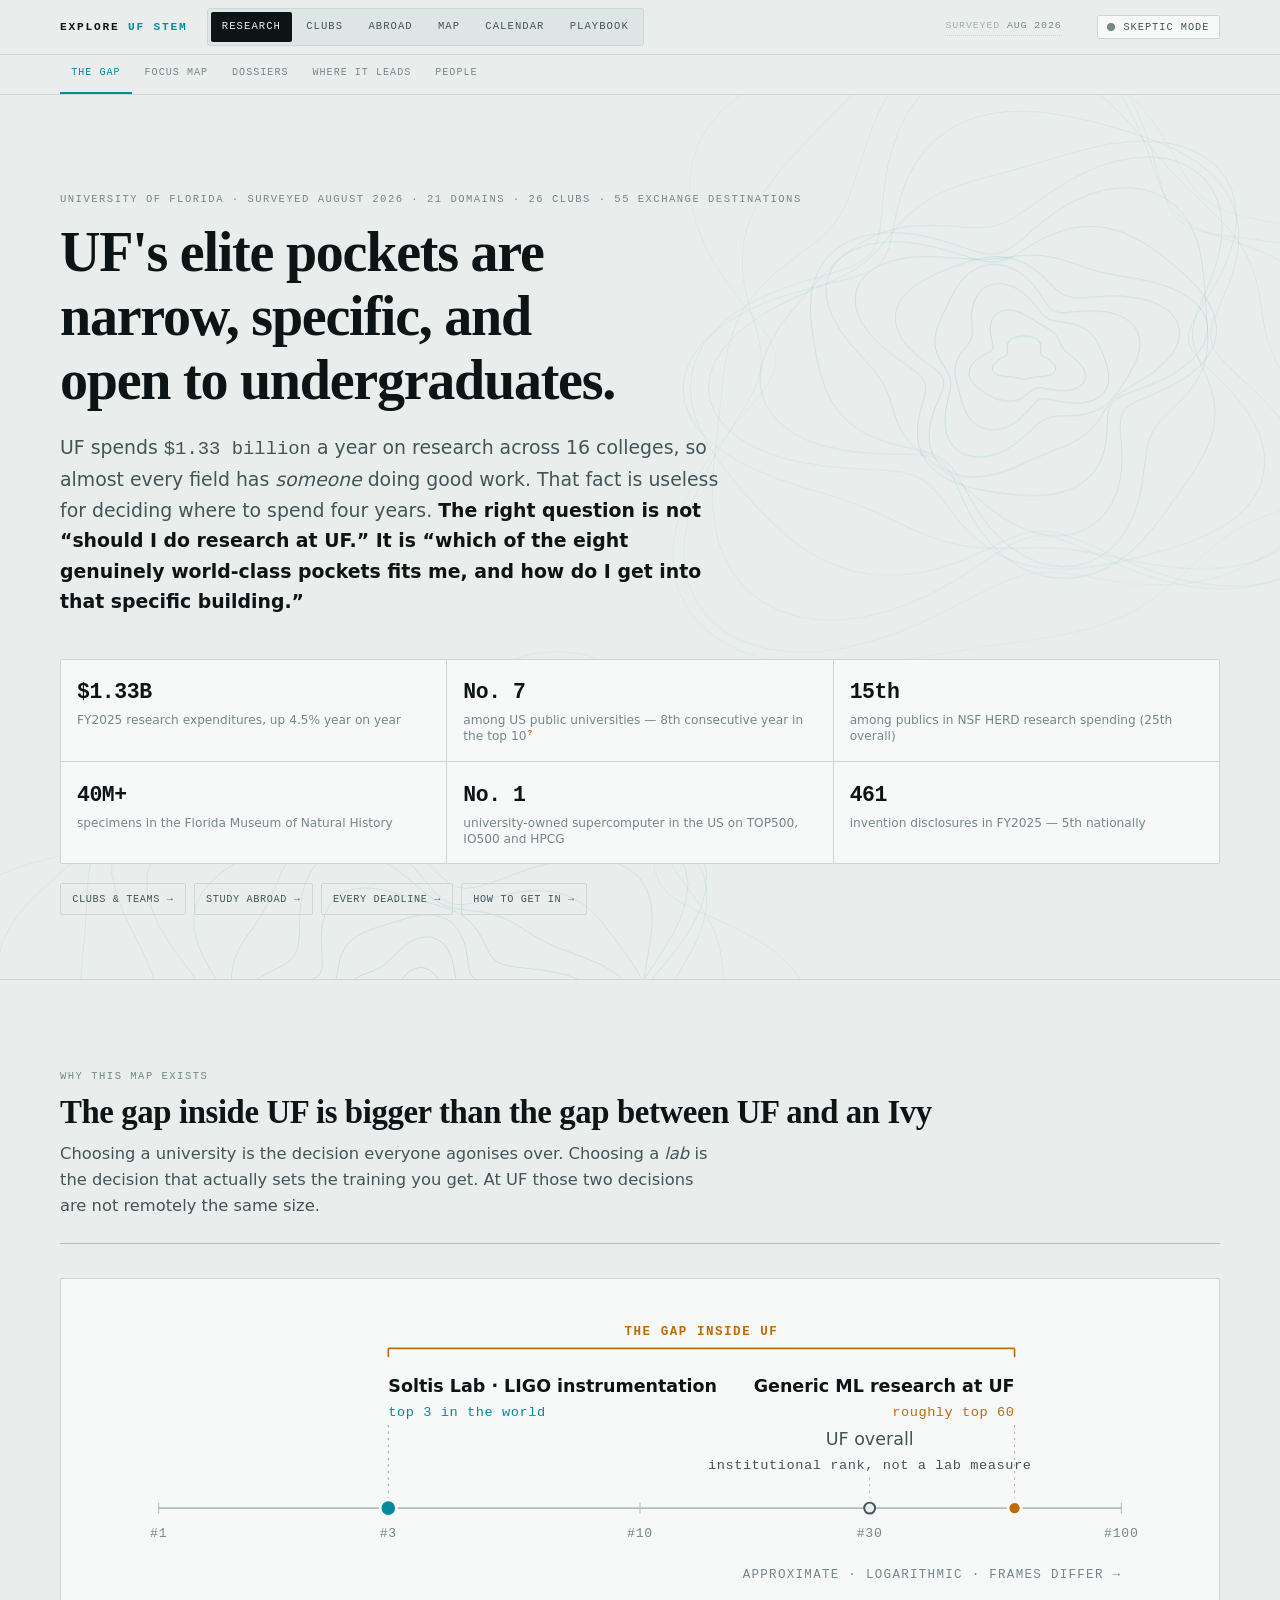
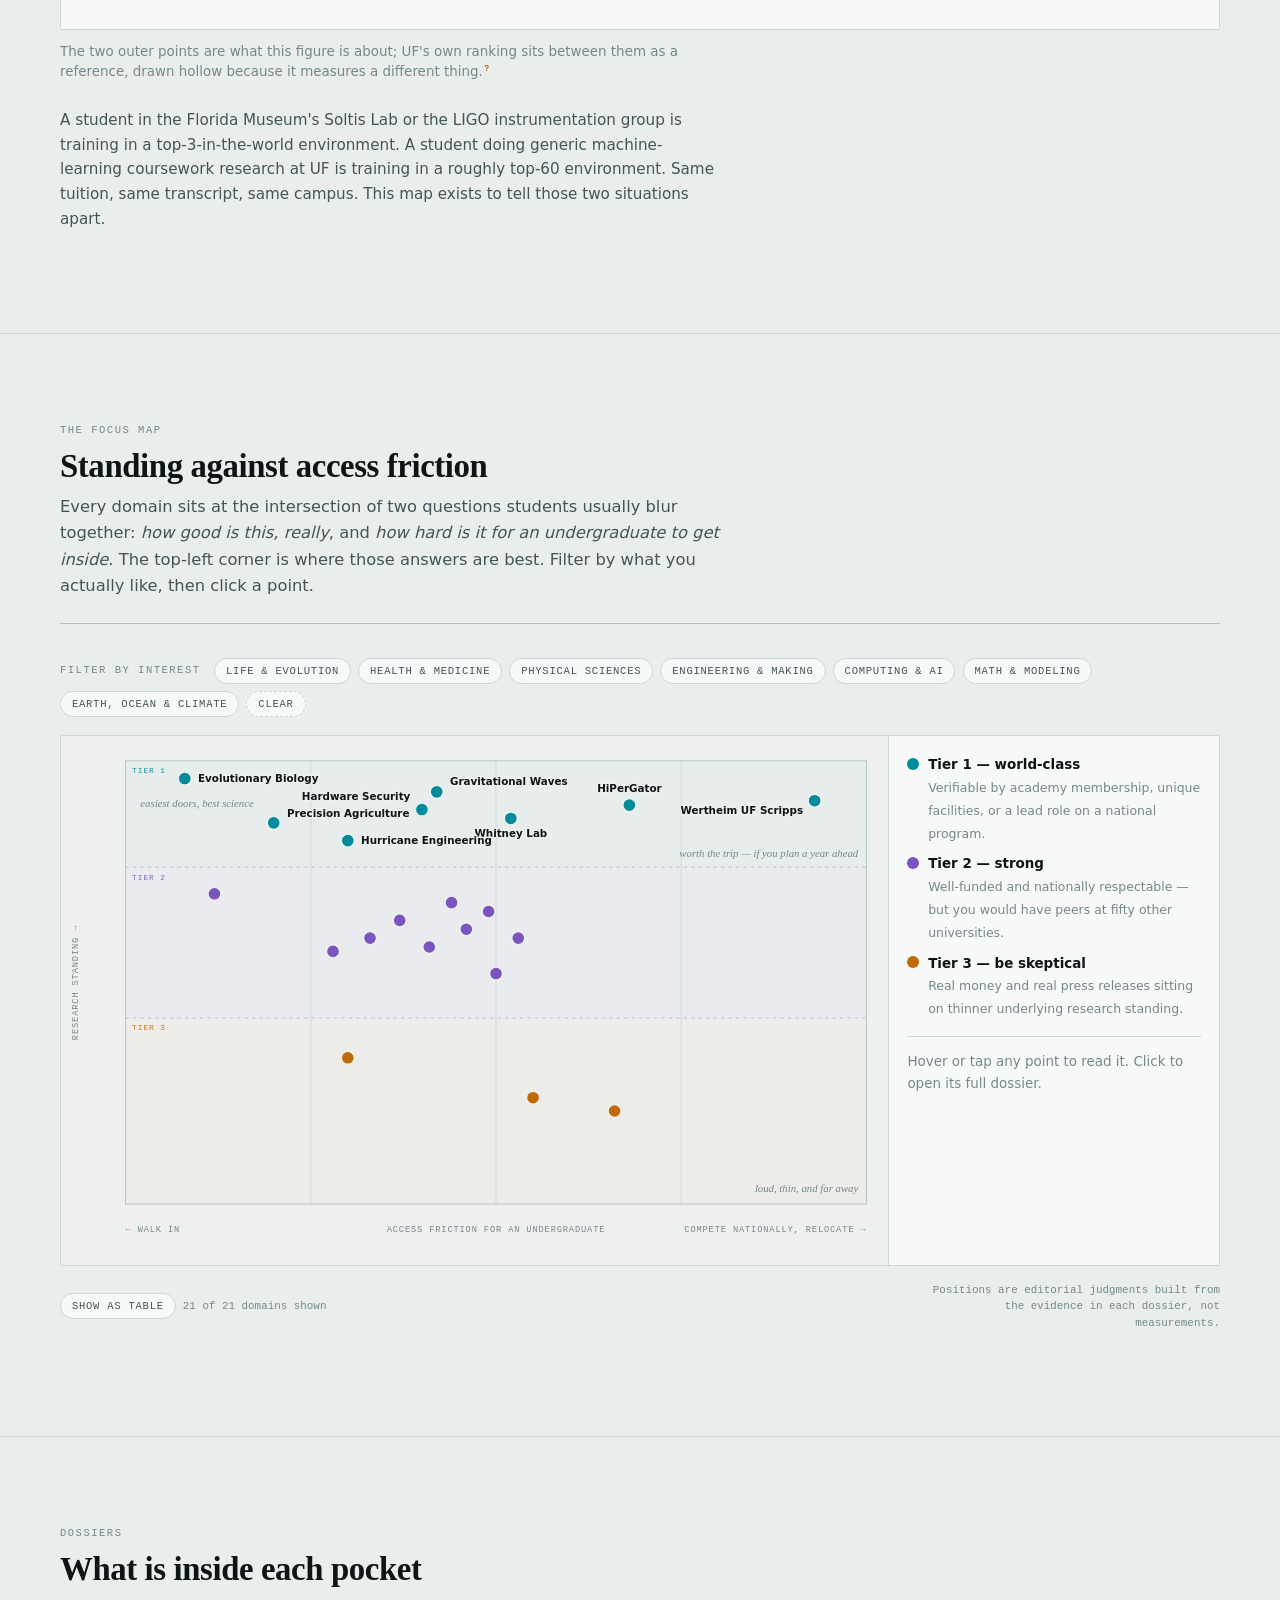
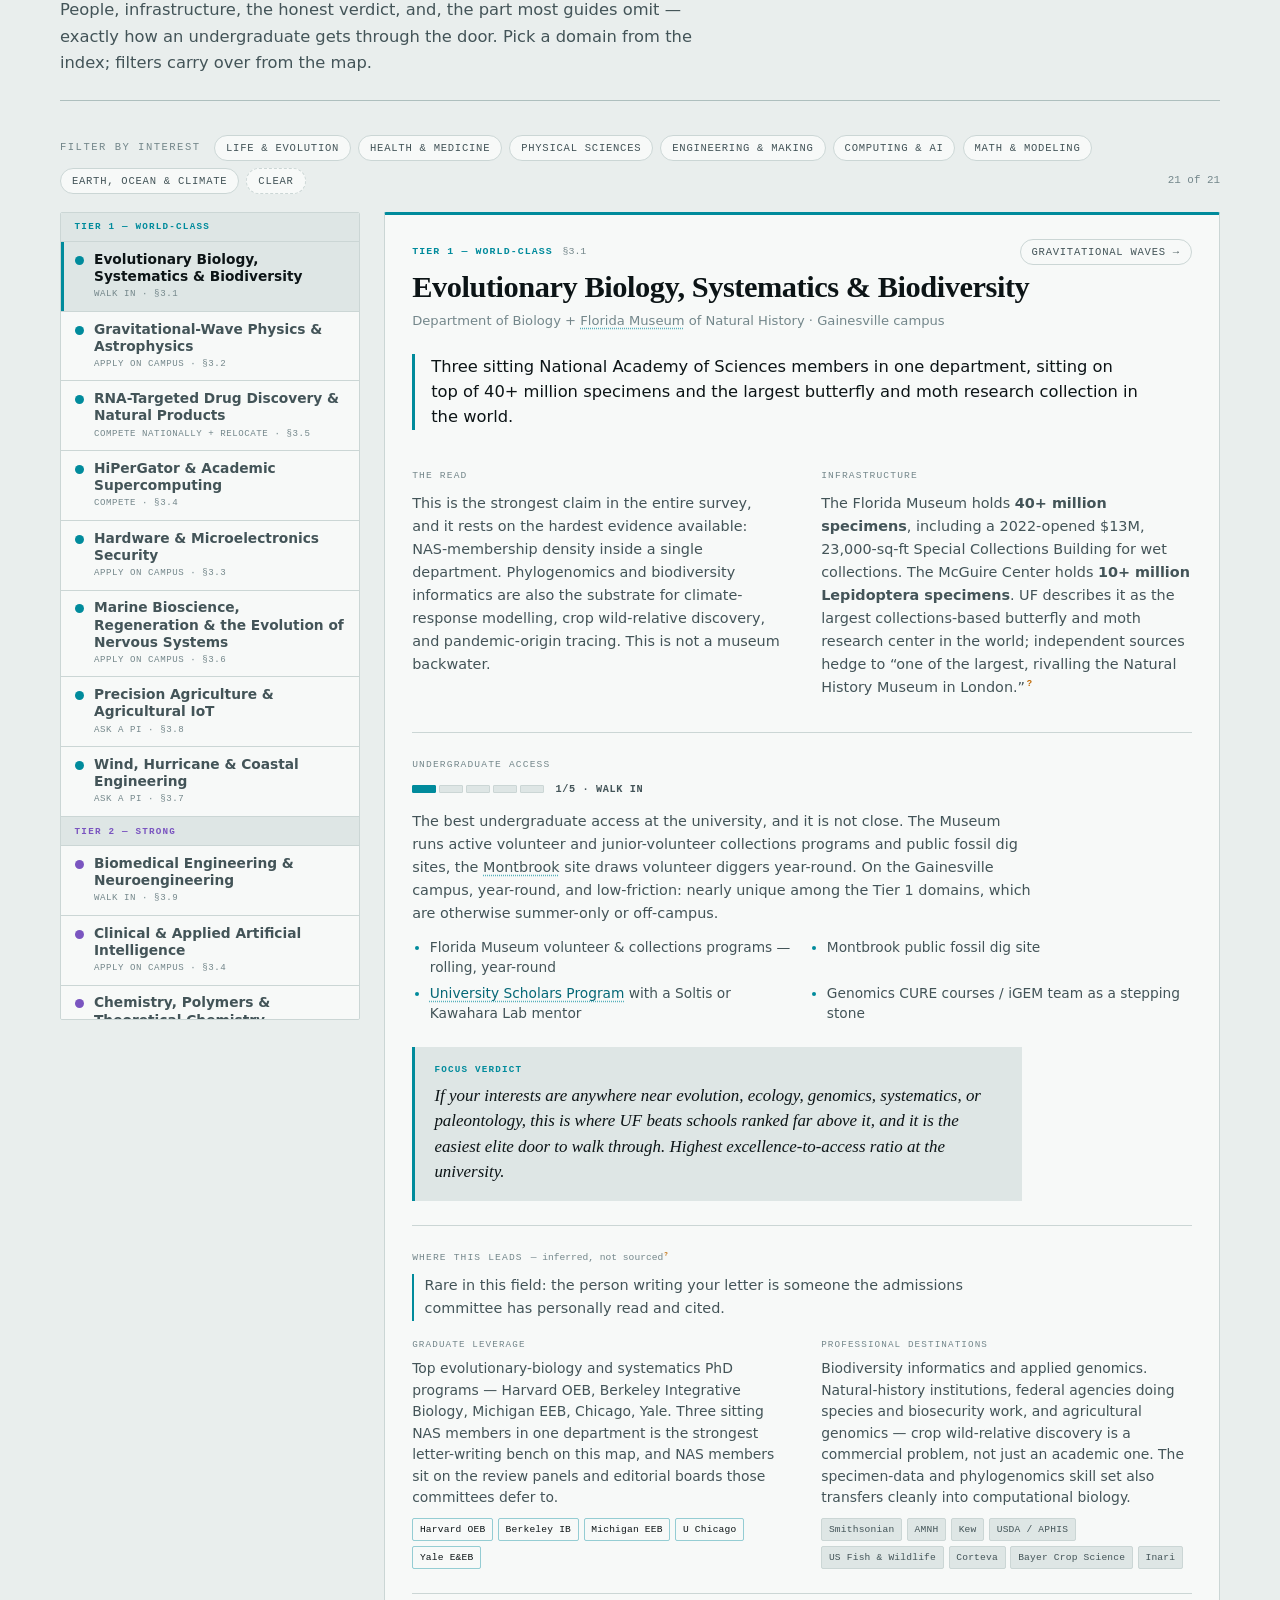
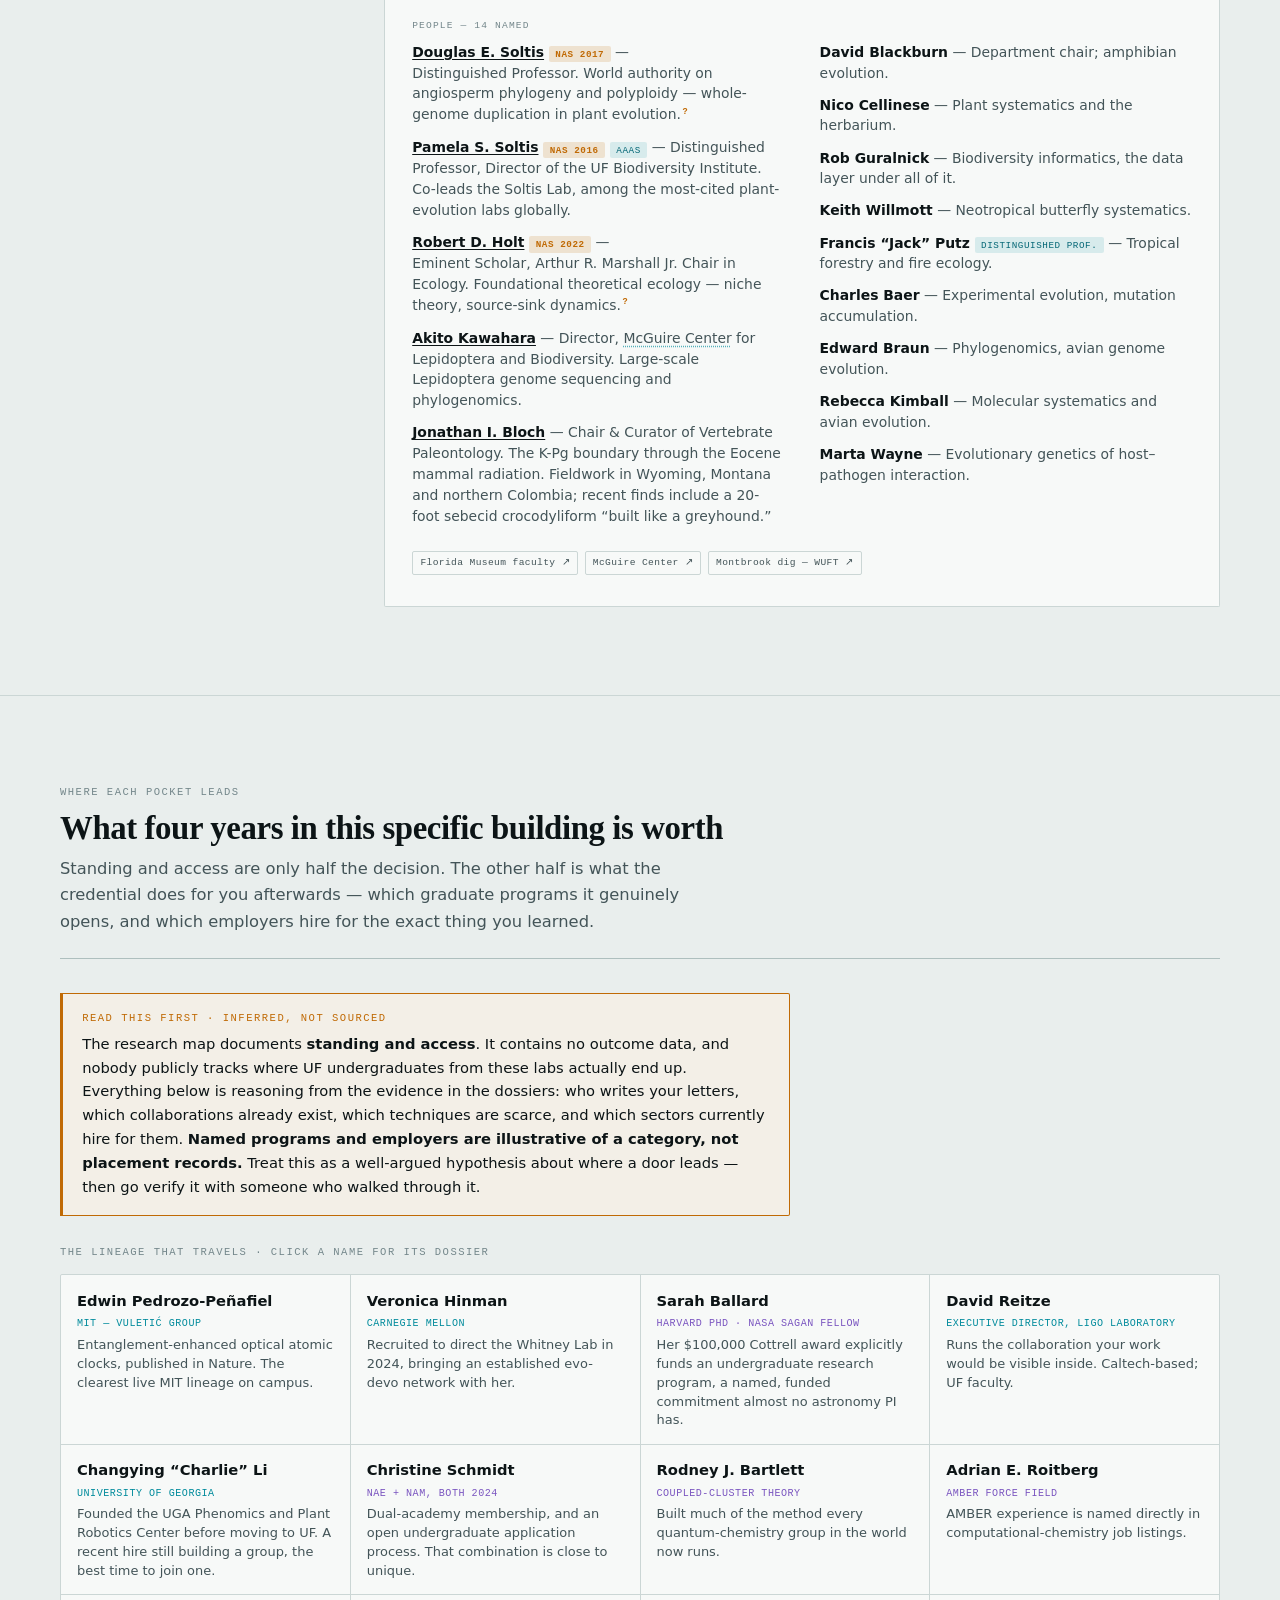
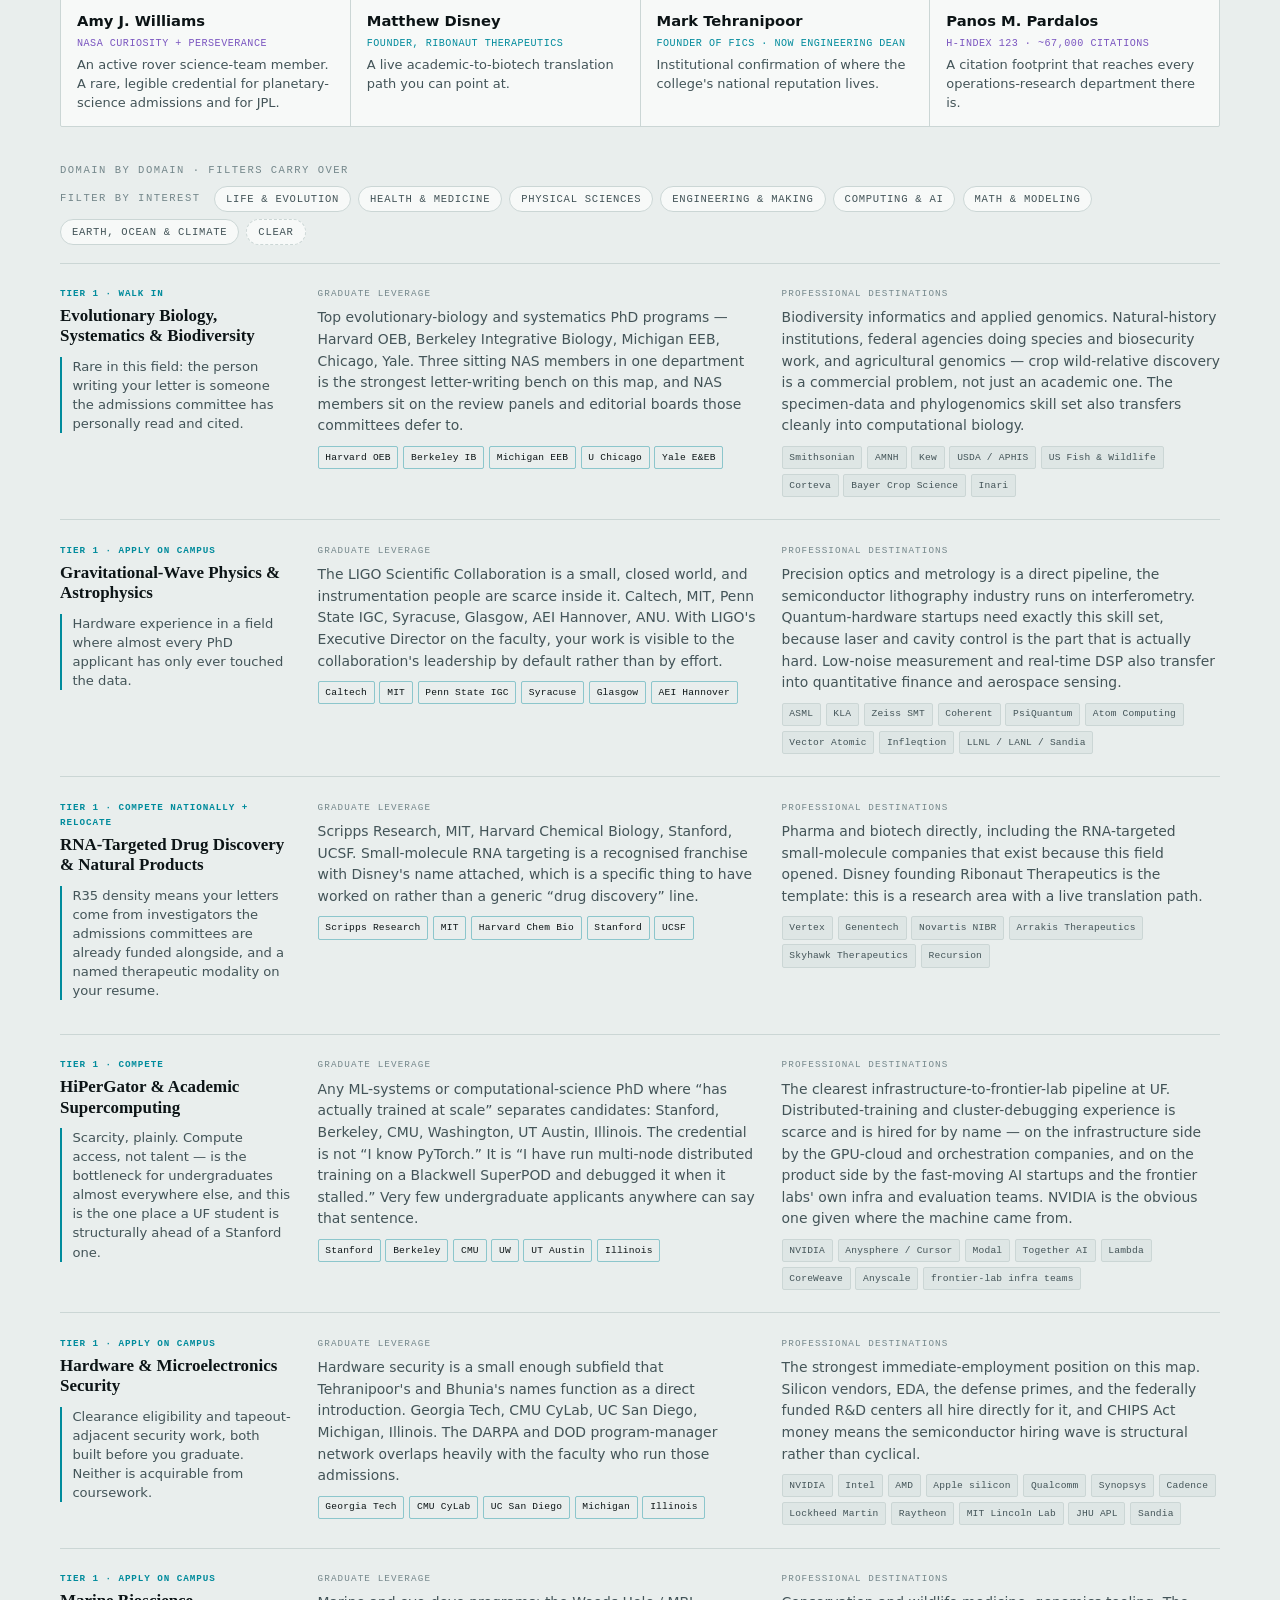
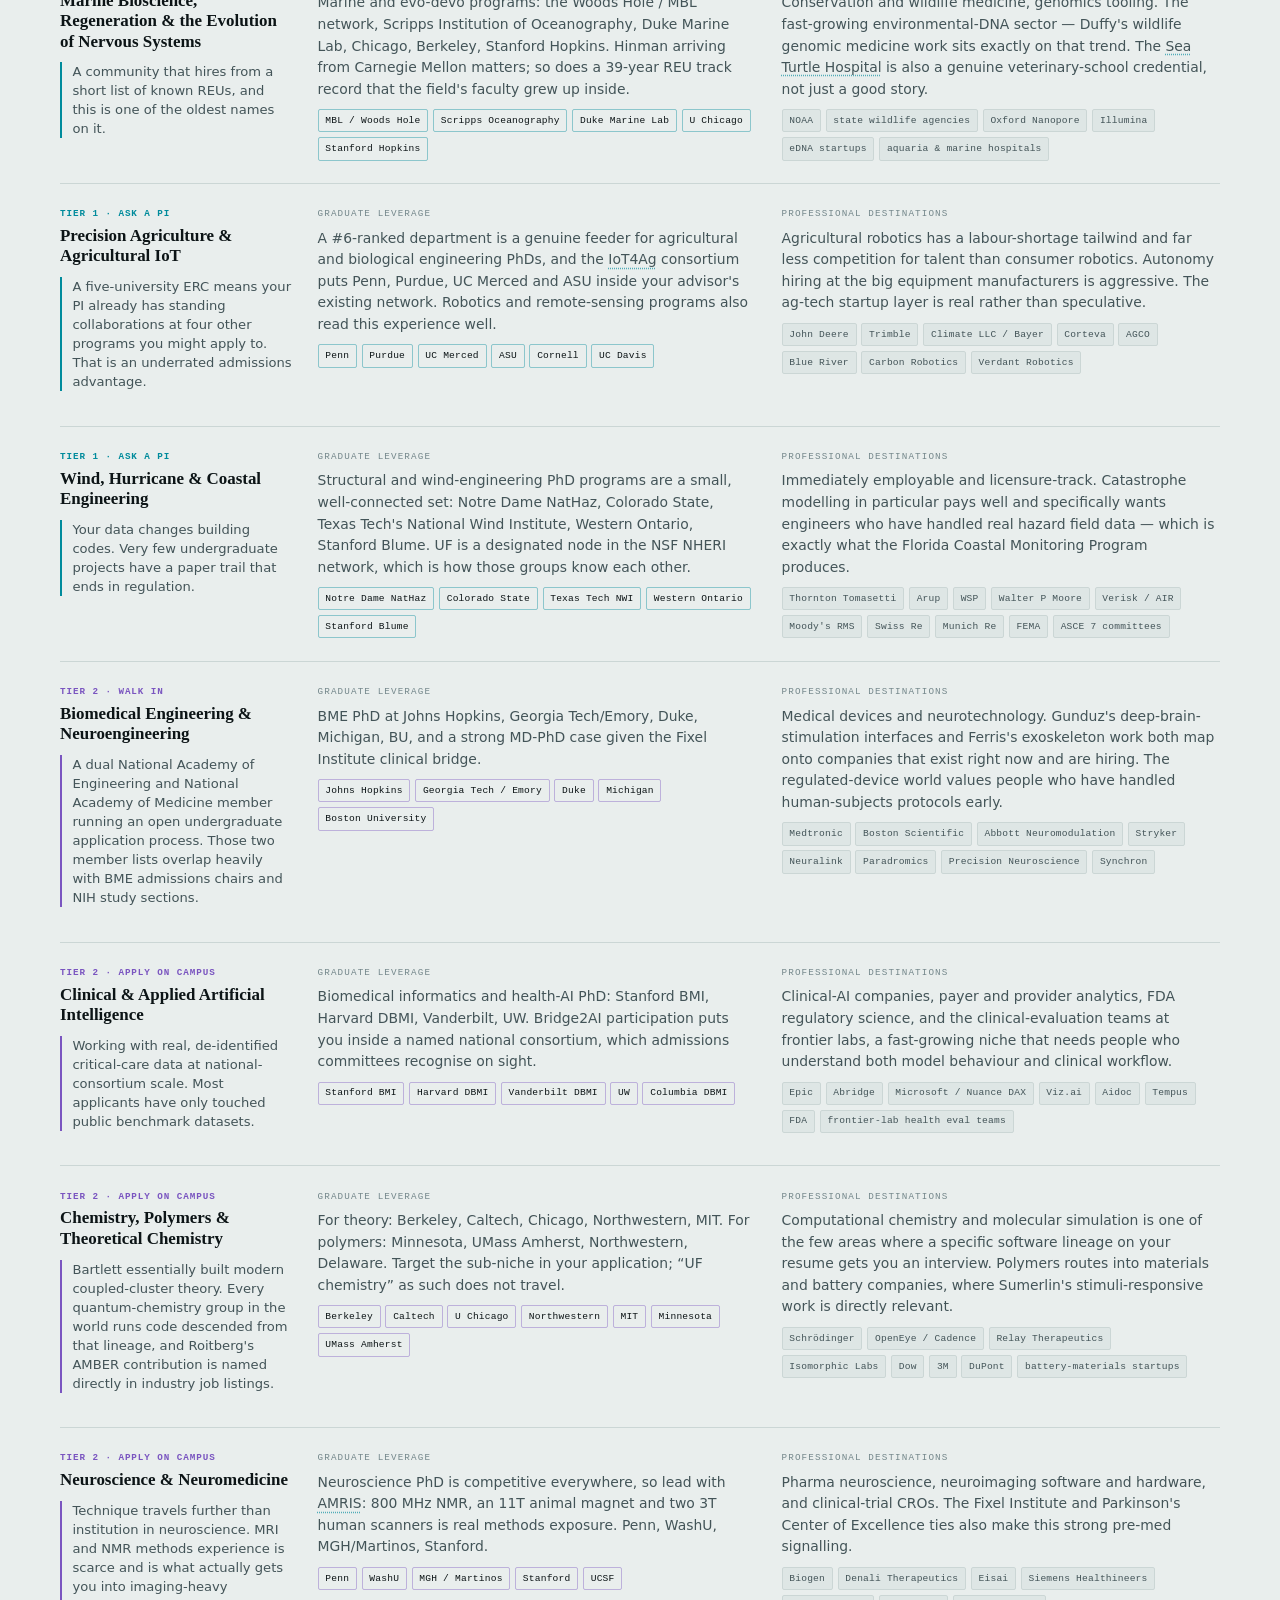
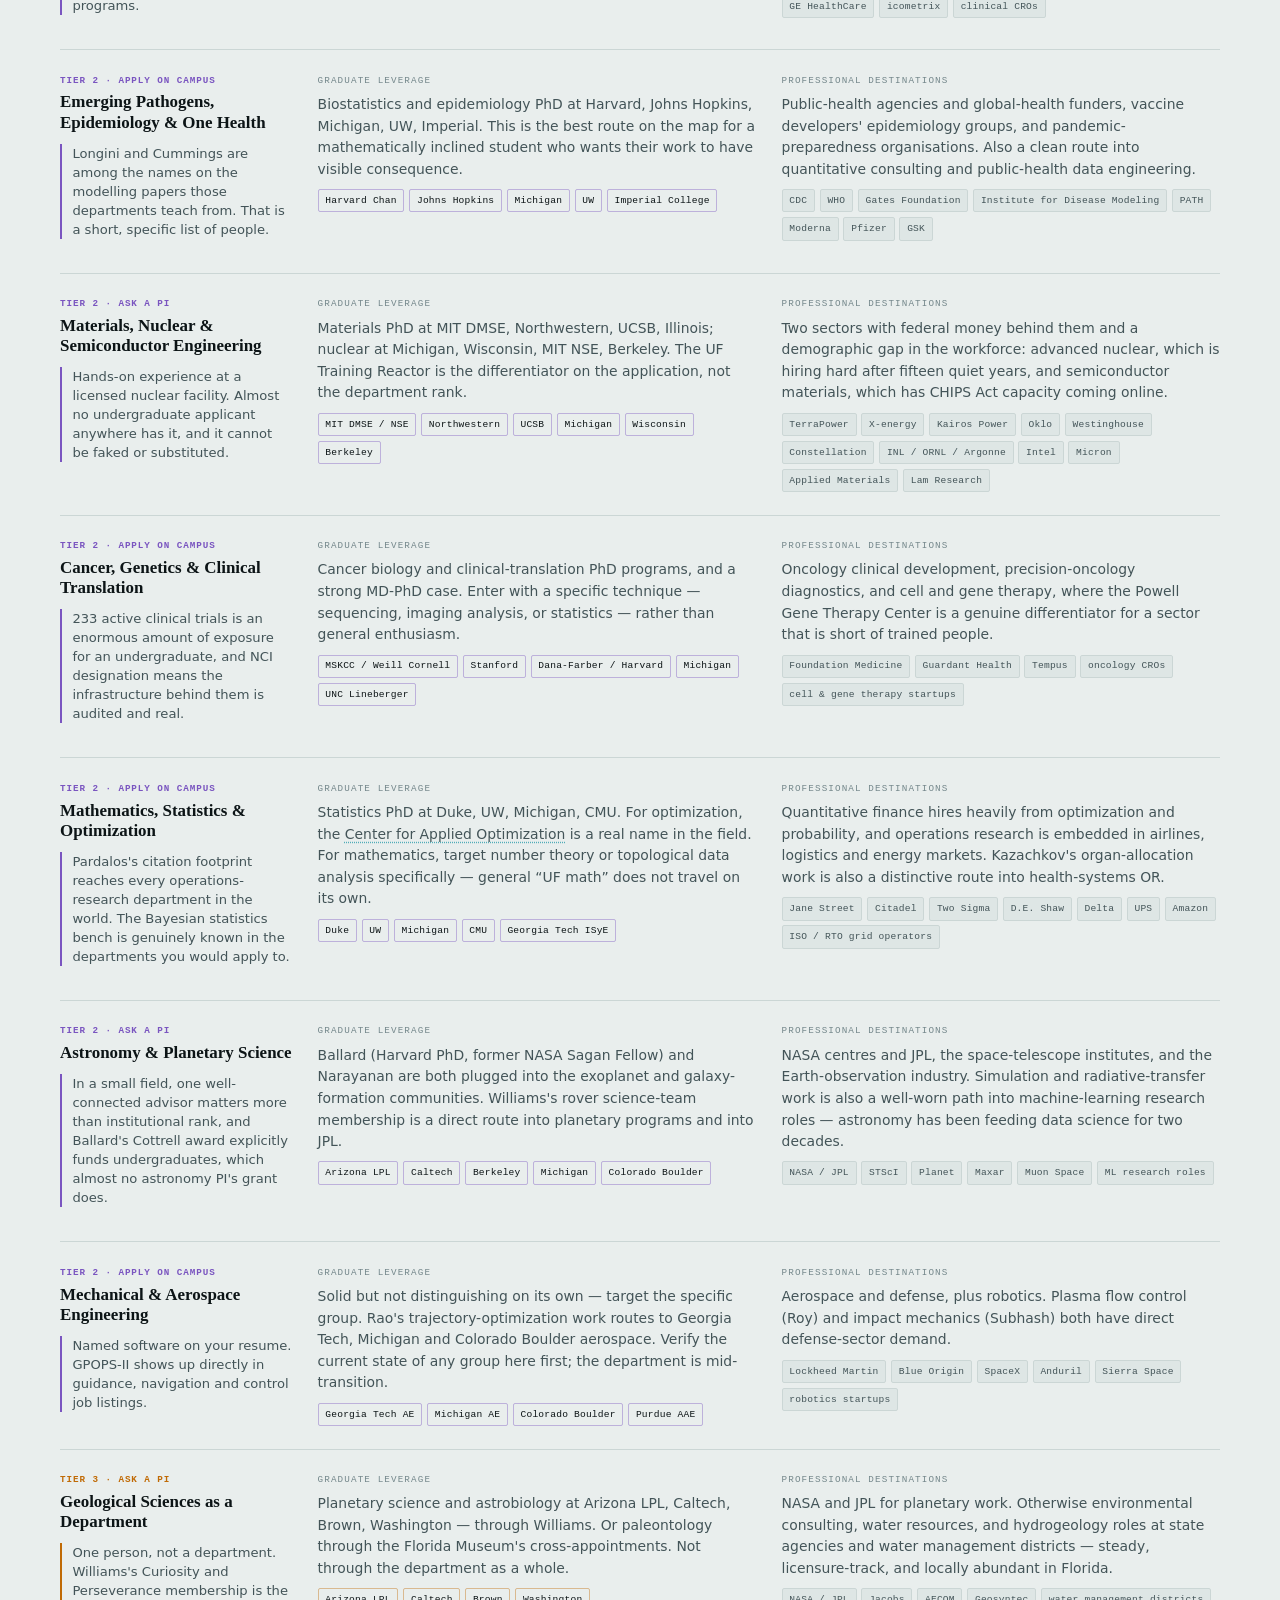
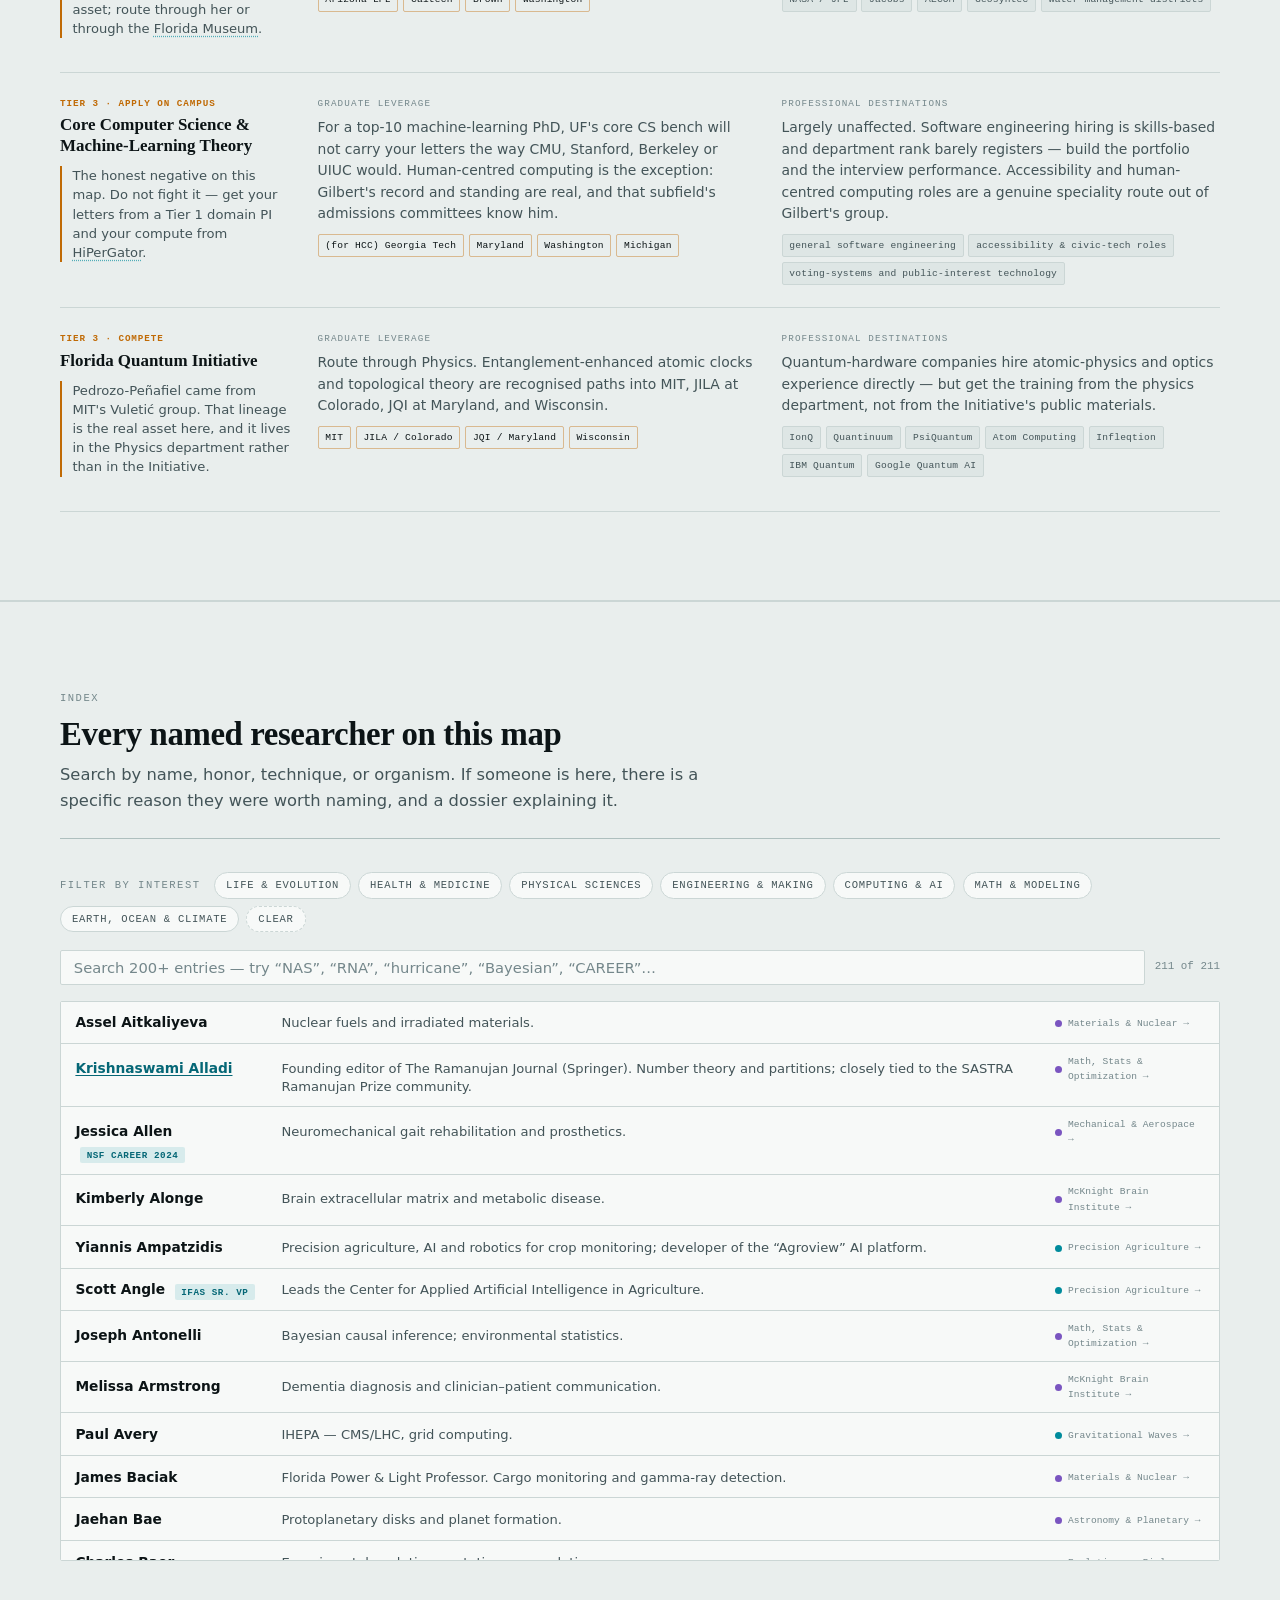
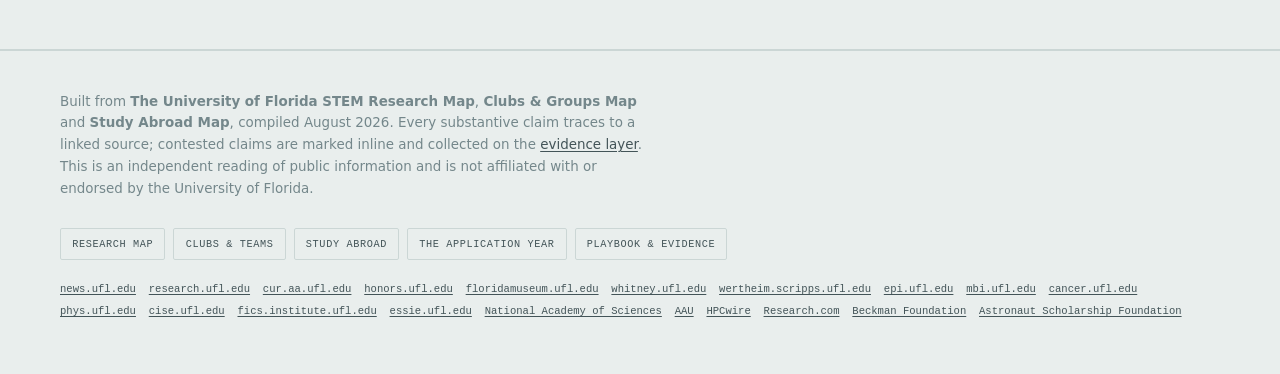
<file: site/index.html>
<!doctype html>
<html lang="en">
<head>
<meta charset="utf-8">
<meta name="viewport" content="width=device-width, initial-scale=1">
<title>UF STEM Research Map</title>
<meta name="description" content="Twenty-one UF research domains plotted by standing against how hard it is for an undergraduate to get in.">
<link rel="stylesheet" href="assets/styles.css?v=2026-08-17">
</head>
<body>
<header class="masthead">
  <div class="wrap masthead-in">
    <a href="index.html" class="brand" style="text-decoration:none;color:inherit">Explore <b>UF&nbsp;STEM</b></a>
    <nav class="tracknav" aria-label="Sections">
      <a class="tracklink" href="index.html">Research</a>
      <a class="tracklink" href="clubs.html">Clubs</a>
      <a class="tracklink" href="abroad.html">Abroad</a>
      <a class="tracklink" href="map.html">Map</a>
      <a class="tracklink" href="calendar.html">Calendar</a>
      <a class="tracklink" href="playbook.html">Playbook</a>
    </nav>
    <span class="spinelinks"></span>
    <span class="mastdate" title="Research compiled 16–17 August 2026. Deadlines after that date are extrapolated from the last published cycle, and every unverified claim is marked in the evidence layer."><i>Surveyed</i> Aug 2026</span>
    <button class="skeptic" id="skepticBtn" aria-pressed="false" style="margin-left:auto">
      <span class="dot"></span> Skeptic mode
    </button>
  </div>
</header>
<nav class="sectionnav" id="sectionnav" aria-label="On this page"></nav>
<div class="hero">
  <canvas id="contours" aria-hidden="true"></canvas>
  <div class="wrap hero-in">
    <p class="eyebrow">University of Florida · Surveyed August 2026 · 21 domains · 26 clubs · 55 exchange destinations</p>
    <h1>UF's elite pockets are narrow, specific, and open to undergraduates.</h1>
    <p class="deck">
      UF spends <span class="num">$1.33&nbsp;billion</span> a year on research across 16 colleges, so almost every field
      has <em>someone</em> doing good work. That fact is useless for deciding where to spend four years.
      <strong>The right question is not “should I do research at UF.” It is “which of the eight genuinely
      world-class pockets fits me, and how do I get into that specific building.”</strong>
    </p>
    <div class="statstrip" id="statstrip"></div>
    <div class="crosslink">
      <a href="clubs.html">Clubs &amp; teams →</a><a href="abroad.html">Study abroad →</a>
      <a href="calendar.html">Every deadline →</a><a href="playbook.html">How to get in →</a>
    </div>
  </div>
</div>
<main>
<section id="gap" data-nav="The gap">
  <div class="wrap">
    <div class="plate-head">
      <span class="eyebrow">Why this map exists</span>
      <h2>The gap inside UF is bigger than the gap between UF and an Ivy</h2>
      <p class="lede">Choosing a university is the decision everyone agonises over. Choosing a <em>lab</em> is the decision
      that actually sets the training you get. At UF those two decisions are not remotely the same size.</p>
      <div class="rule"></div>
    </div>
    <div class="panel gapfig" id="gapfig"></div>
    <p class="figcaption" id="gapnote"></p>
    <p class="prose" style="margin-top:1.5rem;color:var(--ink-2);font-size:.95rem">
      A student in the Florida Museum's Soltis Lab or the LIGO instrumentation group is training in a top-3-in-the-world
      environment. A student doing generic machine-learning coursework research at UF is training in a roughly
      top-60 environment. Same tuition, same transcript, same campus. This map exists to tell those two situations apart.
    </p>
  </div>
</section>

<section id="map" data-nav="Focus map" class="band">
  <div class="wrap">
    <div class="plate-head">
      <span class="eyebrow">The focus map</span>
      <h2>Standing against access friction</h2>
      <p class="lede">Every domain sits at the intersection of two questions students usually blur together:
      <em>how good is this, really</em>, and <em>how hard is it for an undergraduate to get inside</em>.
      The top-left corner is where those answers are best. Filter by what you actually like, then click a point.</p>
      <div class="rule"></div>
    </div>

    <div class="controls" id="tagbar"></div>

    <div class="maplayout">
      <div class="mapstage" id="mapstage"></div>
      <aside class="mapside">
        <div class="legend" id="legend"></div>
        <div id="readout"><p class="ro-hint">Hover or tap any point to read it. Click to open its full dossier.</p></div>
      </aside>
    </div>

    <div class="controls" style="margin-top:1rem">
      <button class="chip" id="tableToggle" aria-pressed="false">Show as table</button>
      <span class="pcount" id="mapcount"></span>
      <span class="pcount" style="margin-left:auto;max-width:46ch;text-align:right;line-height:1.5">
        Positions are editorial judgments built from the evidence in each dossier, not measurements.
      </span>
    </div>
    <div class="tablewrap" id="maptable" hidden></div>
  </div>
</section>

<section id="dossiers" data-nav="Dossiers">
  <div class="wrap">
    <div class="plate-head">
      <span class="eyebrow">Dossiers</span>
      <h2>What is inside each pocket</h2>
      <p class="lede">People, infrastructure, the honest verdict, and, the part most guides omit — exactly how an
      undergraduate gets through the door. Pick a domain from the index; filters carry over from the map.</p>
      <div class="rule"></div>
    </div>
    <div class="controls" id="dosscontrols"></div>
    <div class="dosslayout">
      <nav class="dossrail" id="dossrail" aria-label="Domain index"></nav>
      <article class="reader" id="reader" tabindex="-1"></article>
    </div>
  </div>
</section>

<section id="outcomes" data-nav="Where it leads" class="band">
  <div class="wrap">
    <div class="plate-head">
      <span class="eyebrow">Where each pocket leads</span>
      <h2>What four years in this specific building is worth</h2>
      <p class="lede">Standing and access are only half the decision. The other half is what the credential does for you
      afterwards — which graduate programs it genuinely opens, and which employers hire for the exact thing you learned.</p>
      <div class="rule"></div>
    </div>

    <div class="inference">
      <span class="eyebrow">Read this first · inferred, not sourced</span>
      The research map documents <b>standing and access</b>. It contains no outcome data, and nobody publicly tracks where
      UF undergraduates from these labs actually end up. Everything below is reasoning from the evidence in the dossiers:
      who writes your letters, which collaborations already exist, which techniques are scarce, and which sectors currently
      hire for them. <b>Named programs and employers are illustrative of a category, not placement records.</b>
      Treat this as a well-argued hypothesis about where a door leads — then go verify it with someone who walked through it.
    </div>

    <p class="eyebrow" style="margin-bottom:.8rem">The lineage that travels · click a name for its dossier</p>
    <div class="lineage" id="lineage"></div>

    <p class="eyebrow" style="margin-bottom:.4rem">Domain by domain · filters carry over</p>
    <div class="controls" id="outcontrols"></div>
    <div id="outrows"></div>
  </div>
</section>

<section id="people" data-nav="People" class="band">
  <div class="wrap">
    <div class="plate-head">
      <span class="eyebrow">Index</span>
      <h2>Every named researcher on this map</h2>
      <p class="lede">Search by name, honor, technique, or organism. If someone is here, there is a specific reason
      they were worth naming, and a dossier explaining it.</p>
      <div class="rule"></div>
    </div>
    <div class="controls" id="peoplecontrols"></div>
    <div class="searchrow">
      <input type="search" id="psearch" placeholder="Search 200+ entries — try “NAS”, “RNA”, “hurricane”, “Bayesian”, “CAREER”…" aria-label="Search researchers">
      <span class="pcount" id="pcount"></span>
    </div>
    <div class="pindex" id="pindex"></div>
  </div>
</section>
</main>
<footer>
  <div class="wrap stack gap-s">
    <p style="max-width:70ch;margin:0">
      Built from <b>The University of Florida STEM Research Map</b>, <b>Clubs &amp; Groups Map</b> and
      <b>Study Abroad Map</b>, compiled August 2026. Every substantive claim traces to a linked source; contested
      claims are marked inline and collected on the <a href="playbook.html#evidence">evidence layer</a>.
      This is an independent reading of public information and is not affiliated with or endorsed by the
      University of Florida.
    </p>
    <div class="crosslink">
      <a href="index.html">Research map</a><a href="clubs.html">Clubs &amp; teams</a><a href="abroad.html">Study abroad</a>
      <a href="calendar.html">The application year</a><a href="playbook.html">Playbook &amp; evidence</a>
    </div>
    <div class="srcline" id="srcline"></div>
  </div>
</footer>
<script src="assets/data.js?v=2026-08-17"></script>
<script src="assets/app.js?v=2026-08-17"></script>
</body>
</html>
</file>
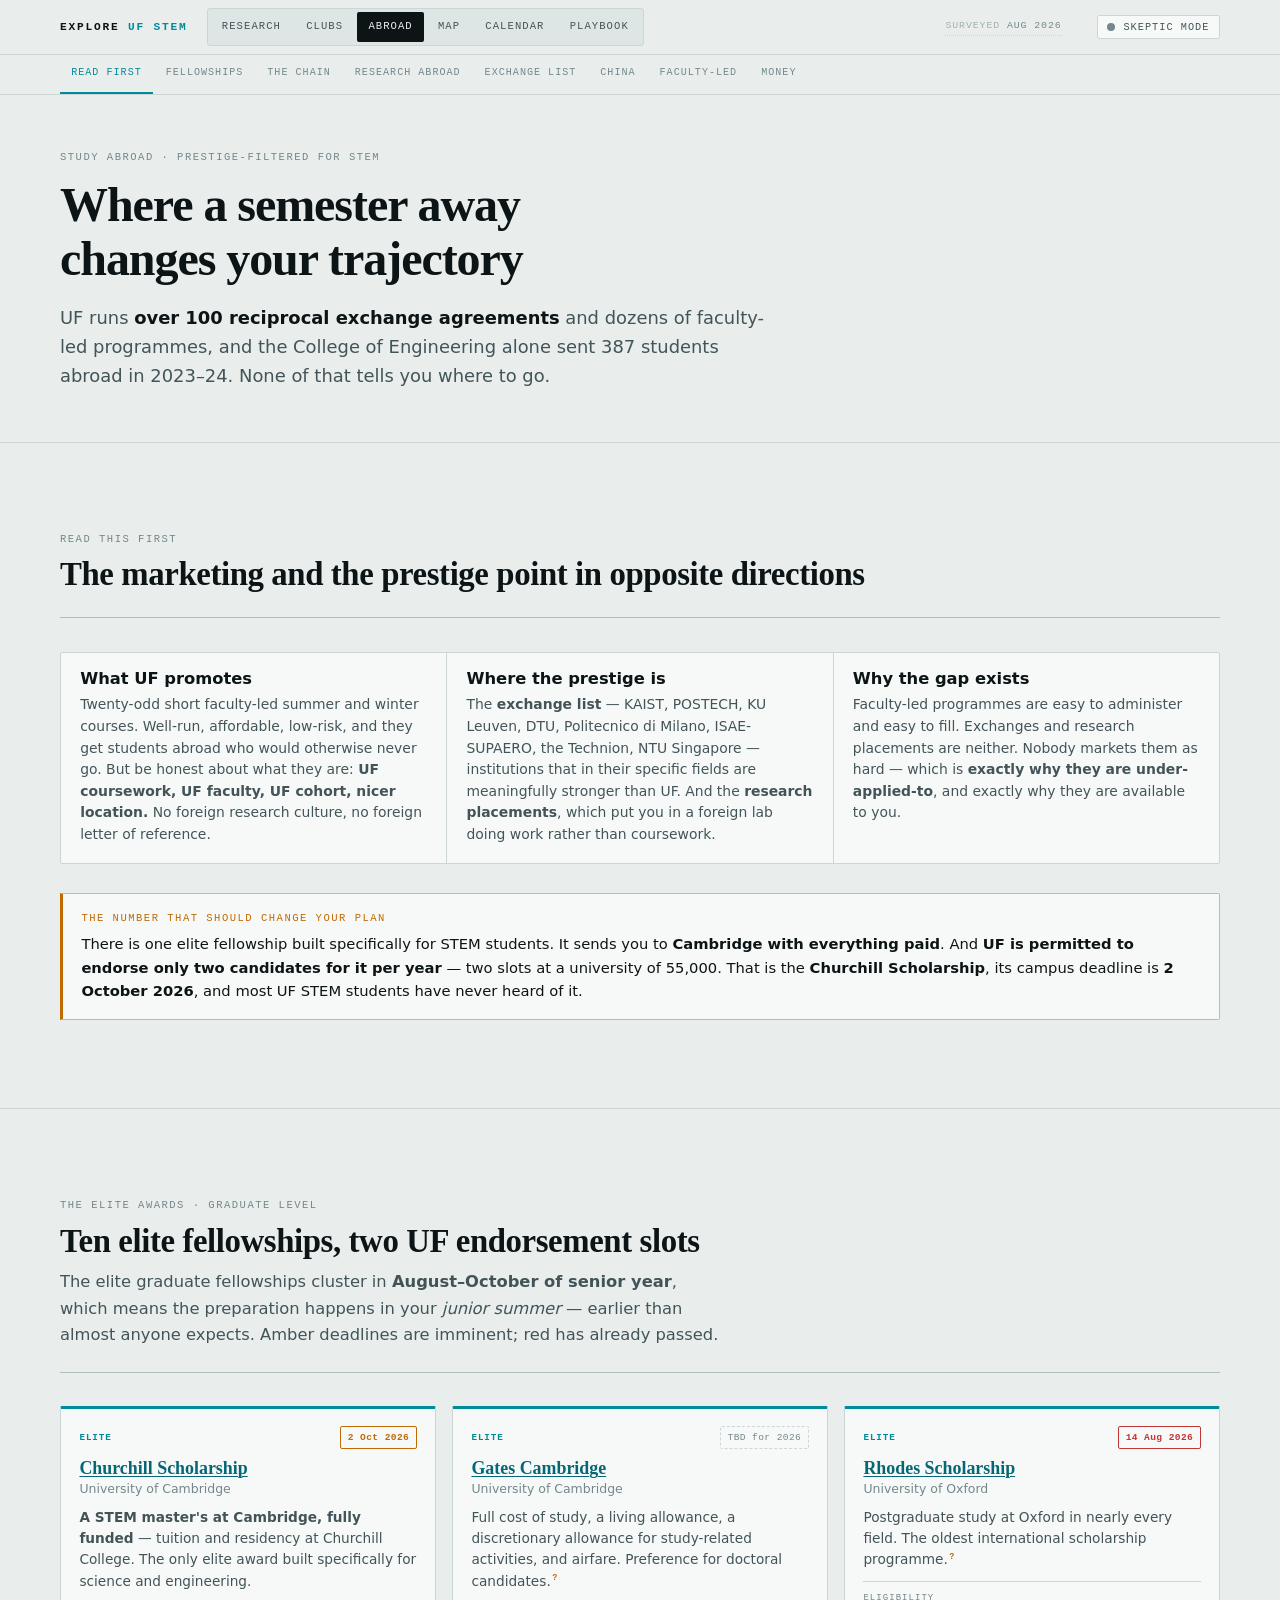
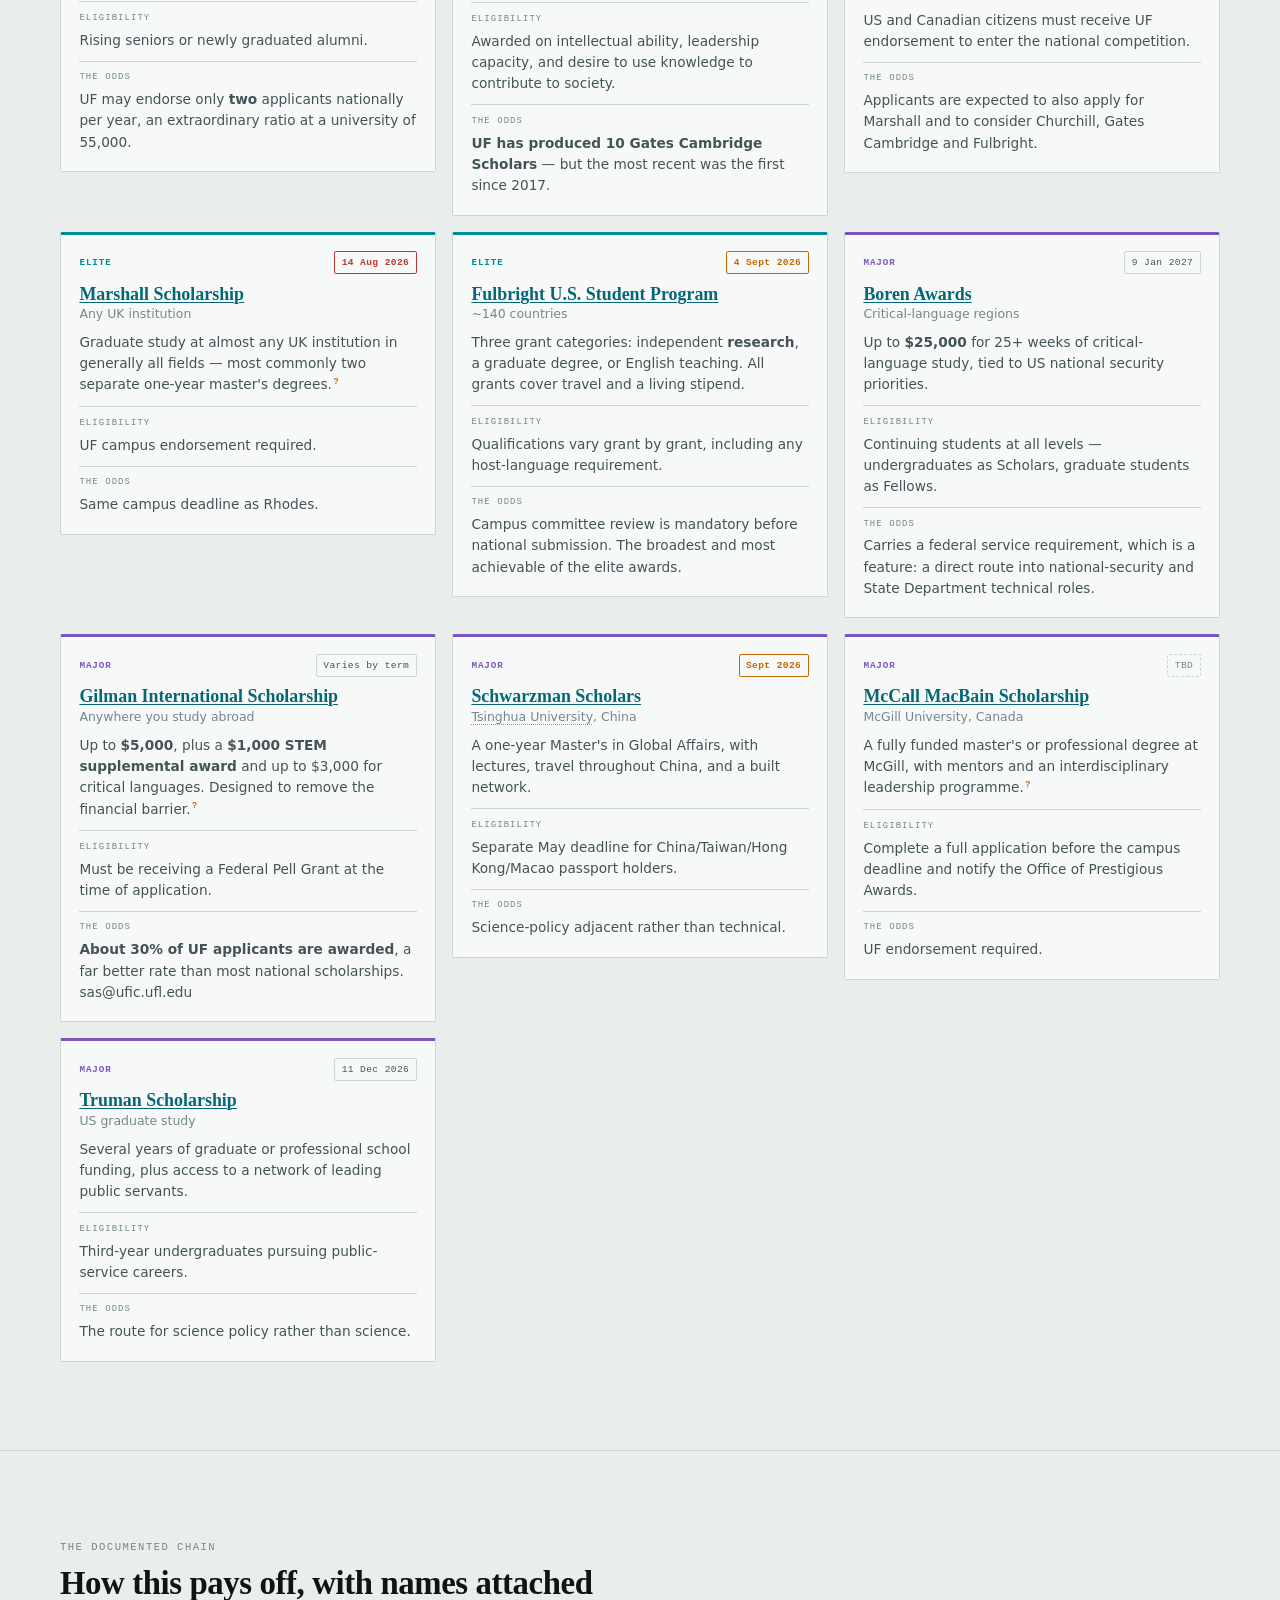
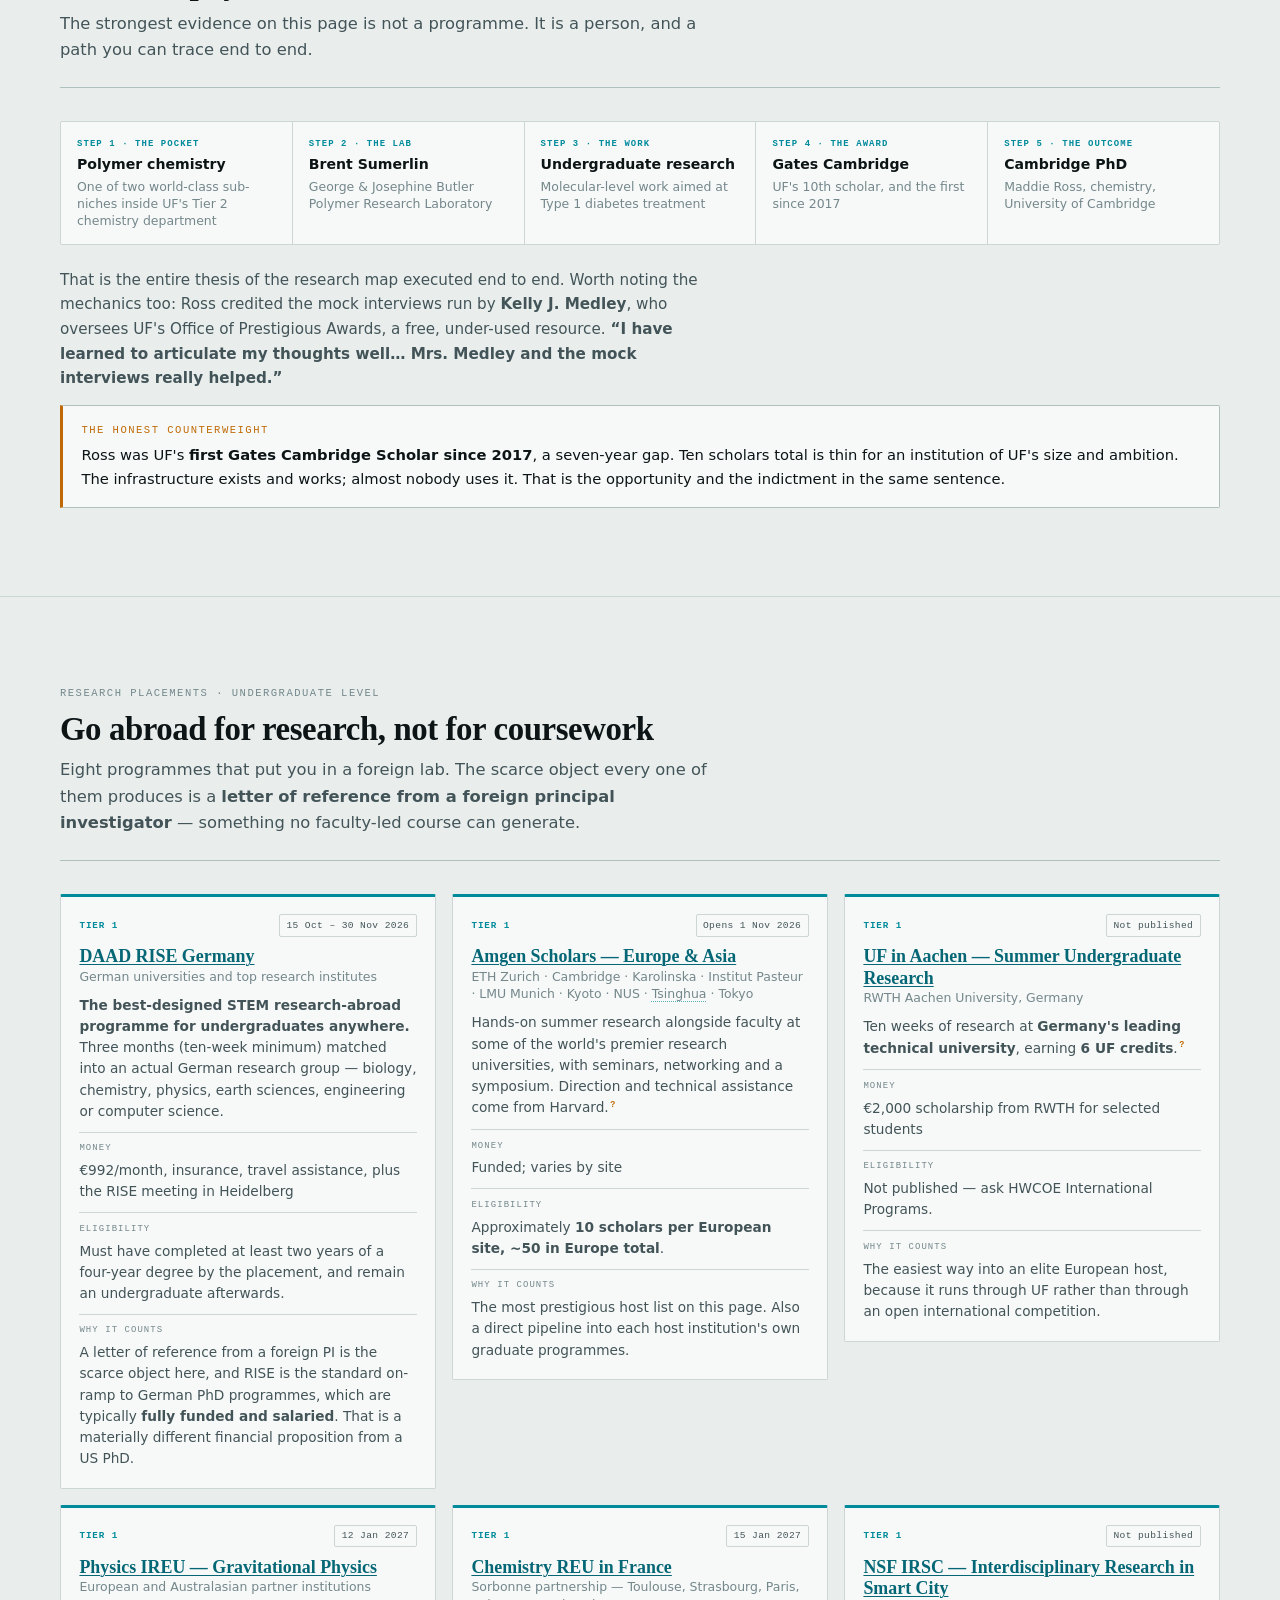
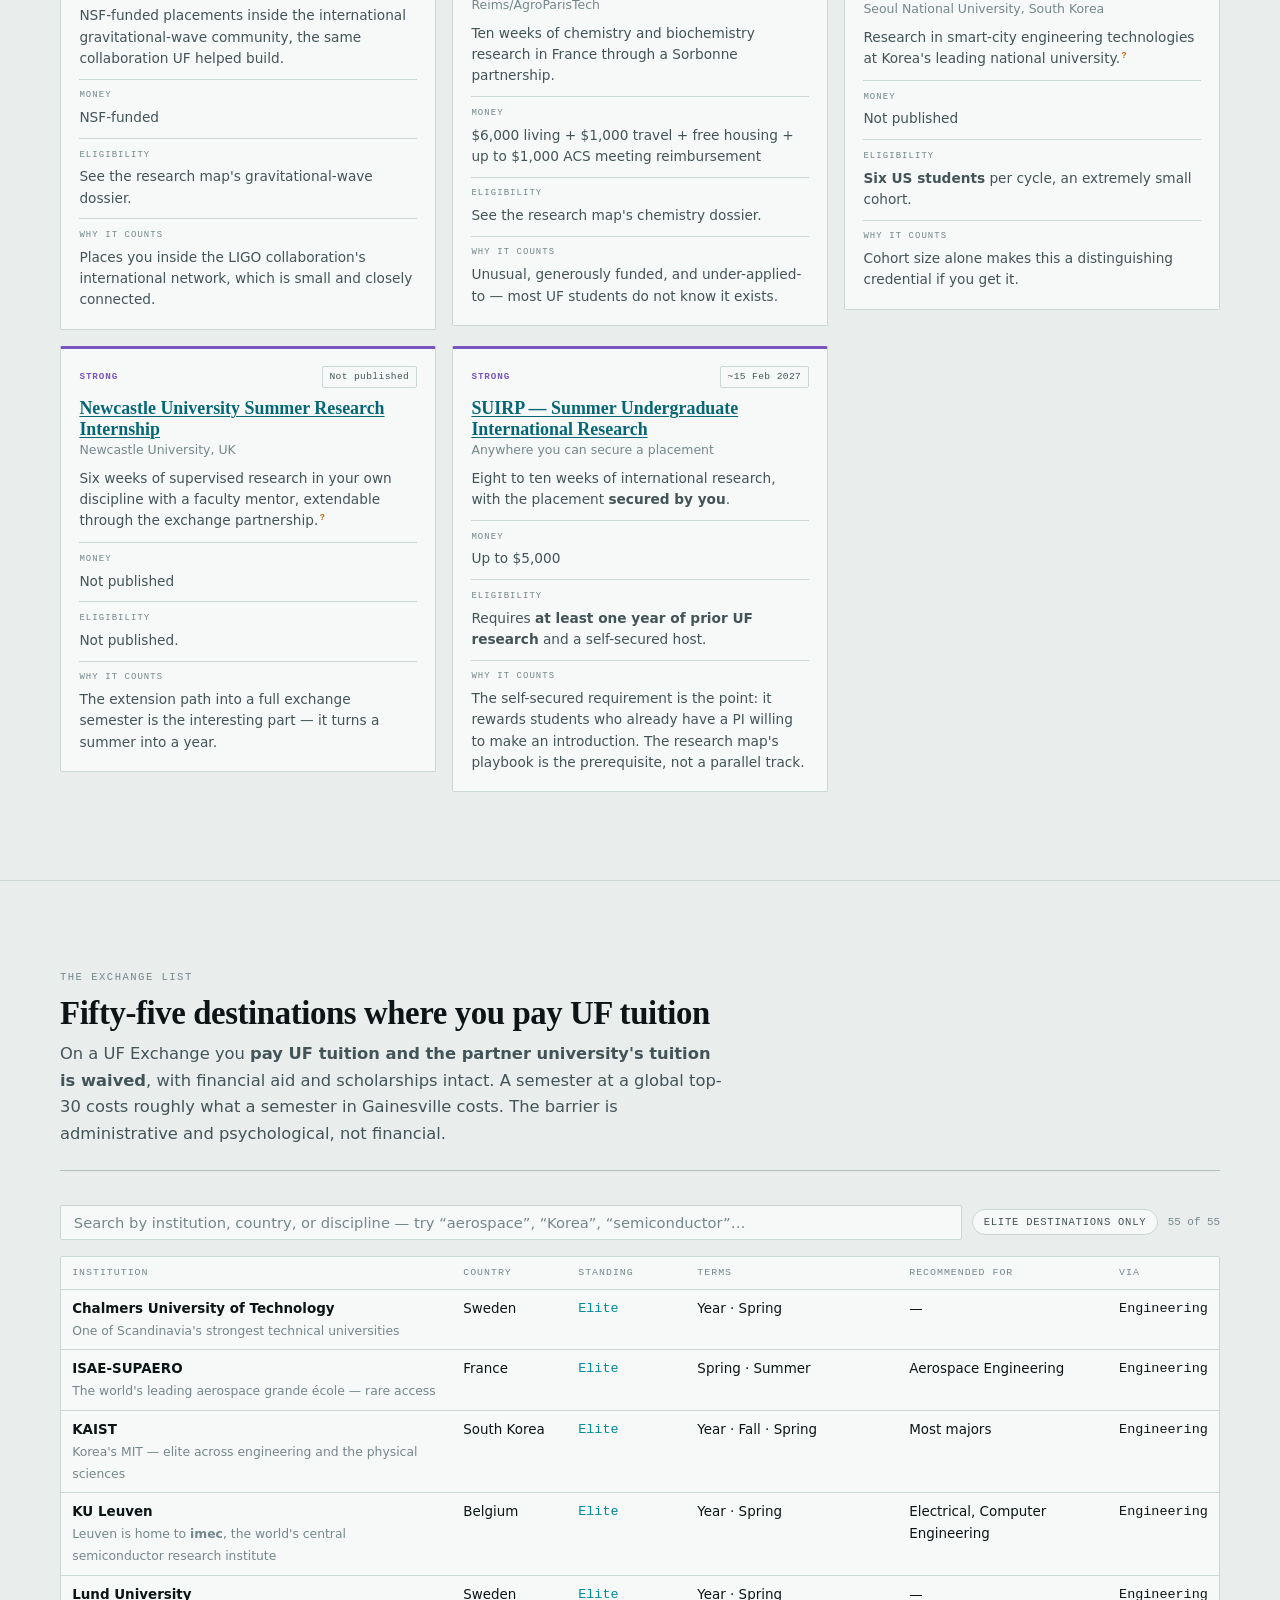
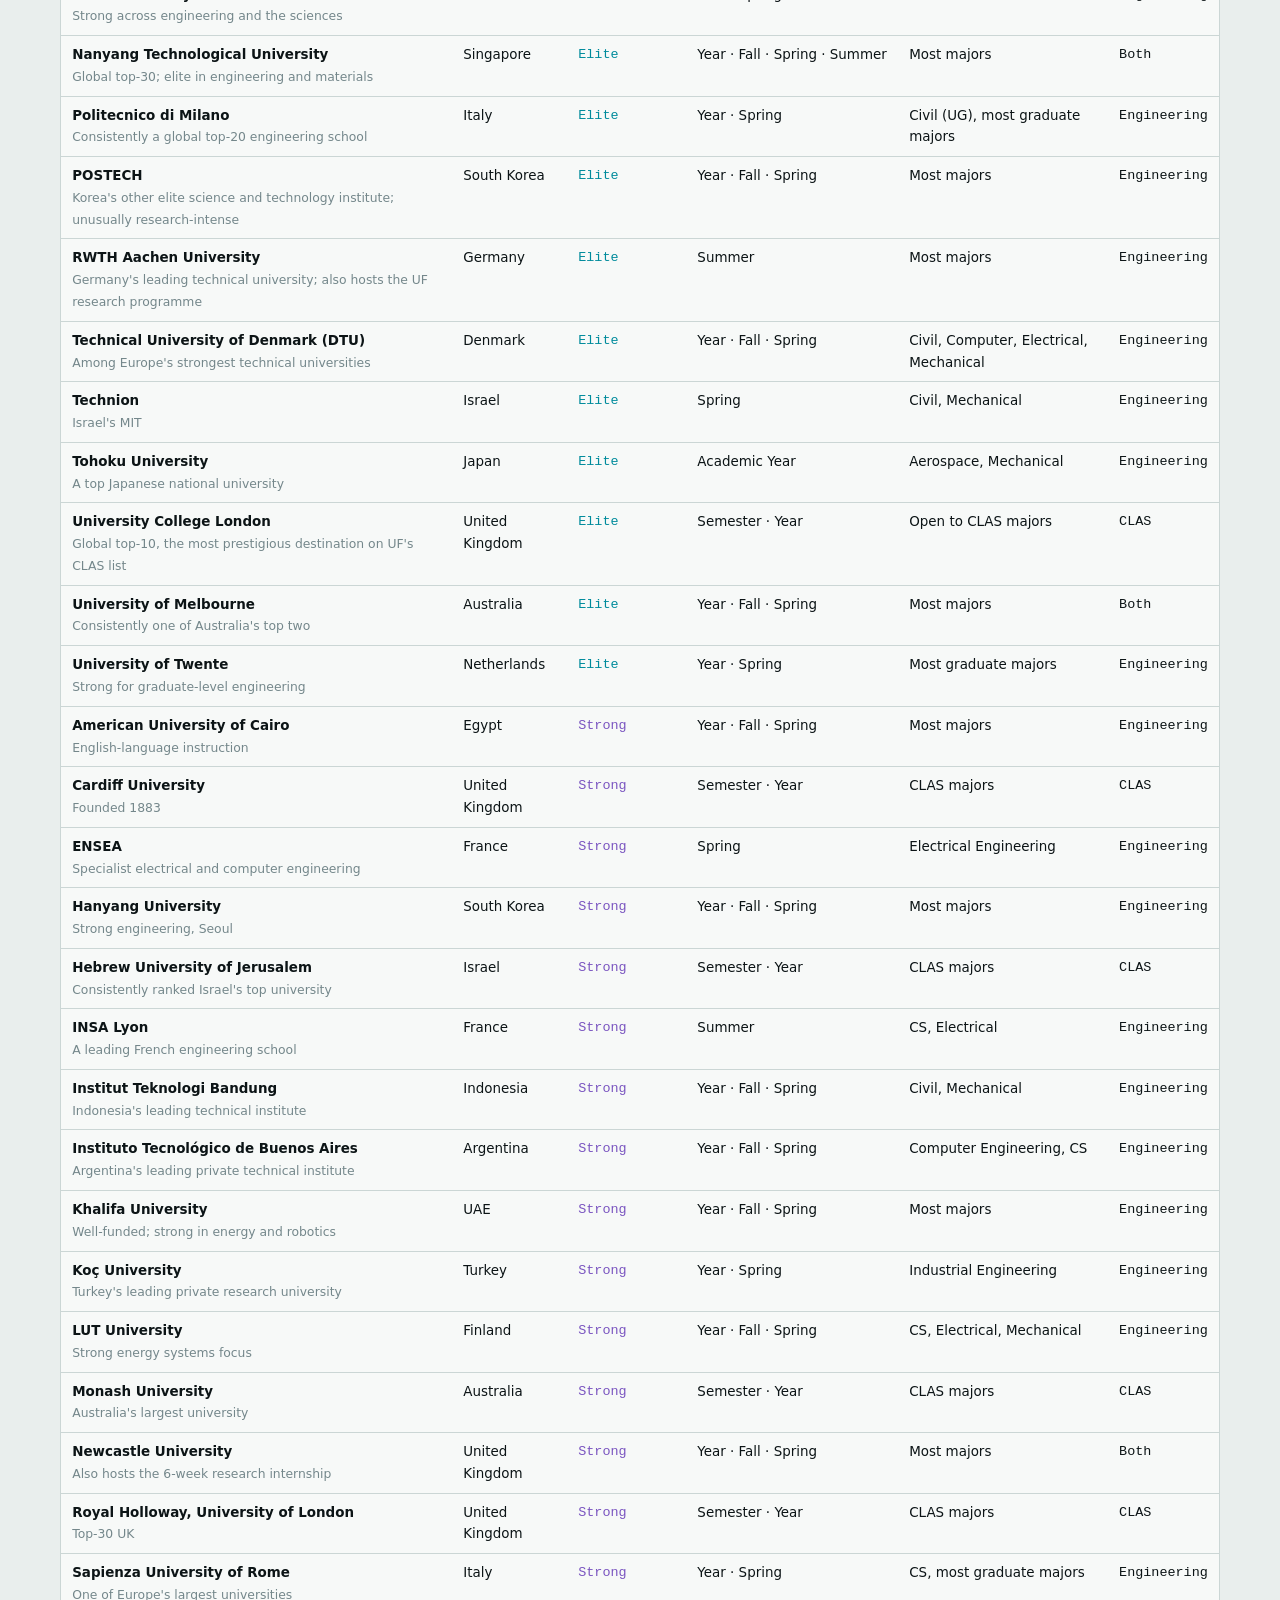
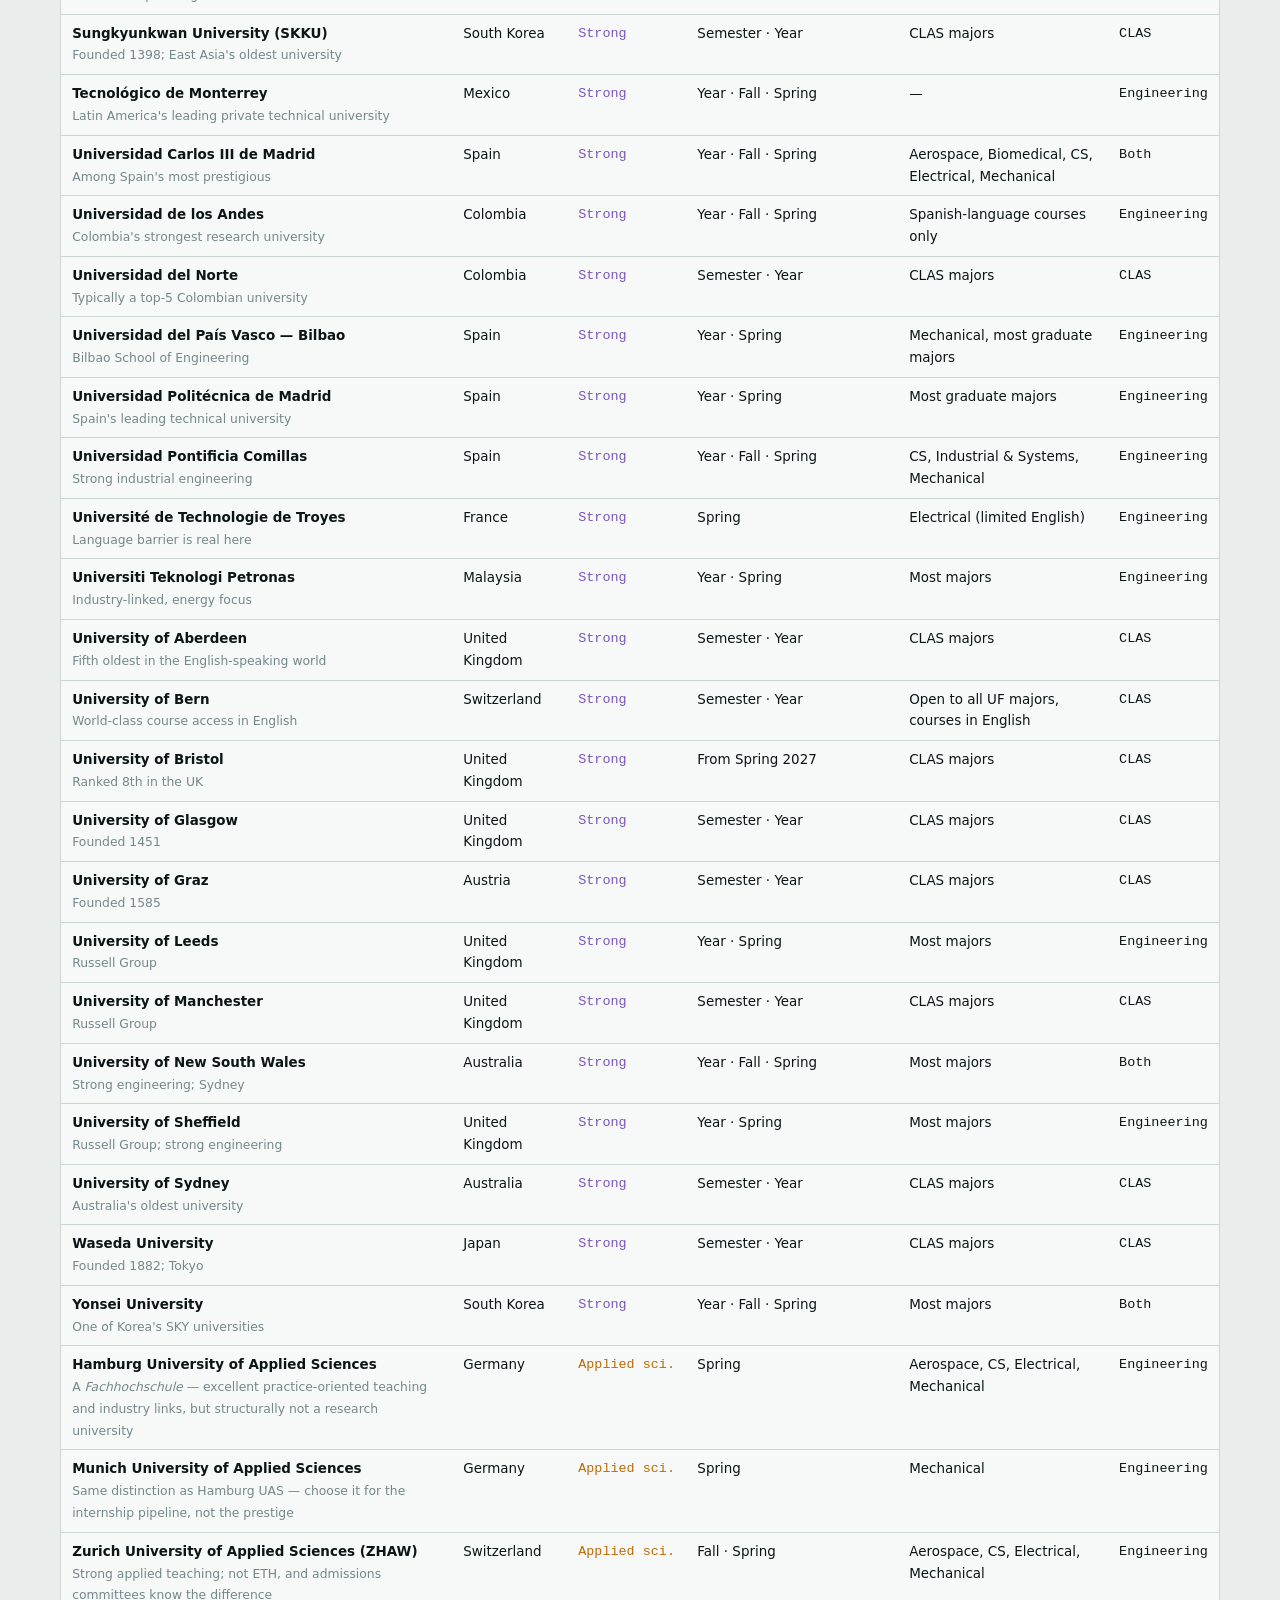
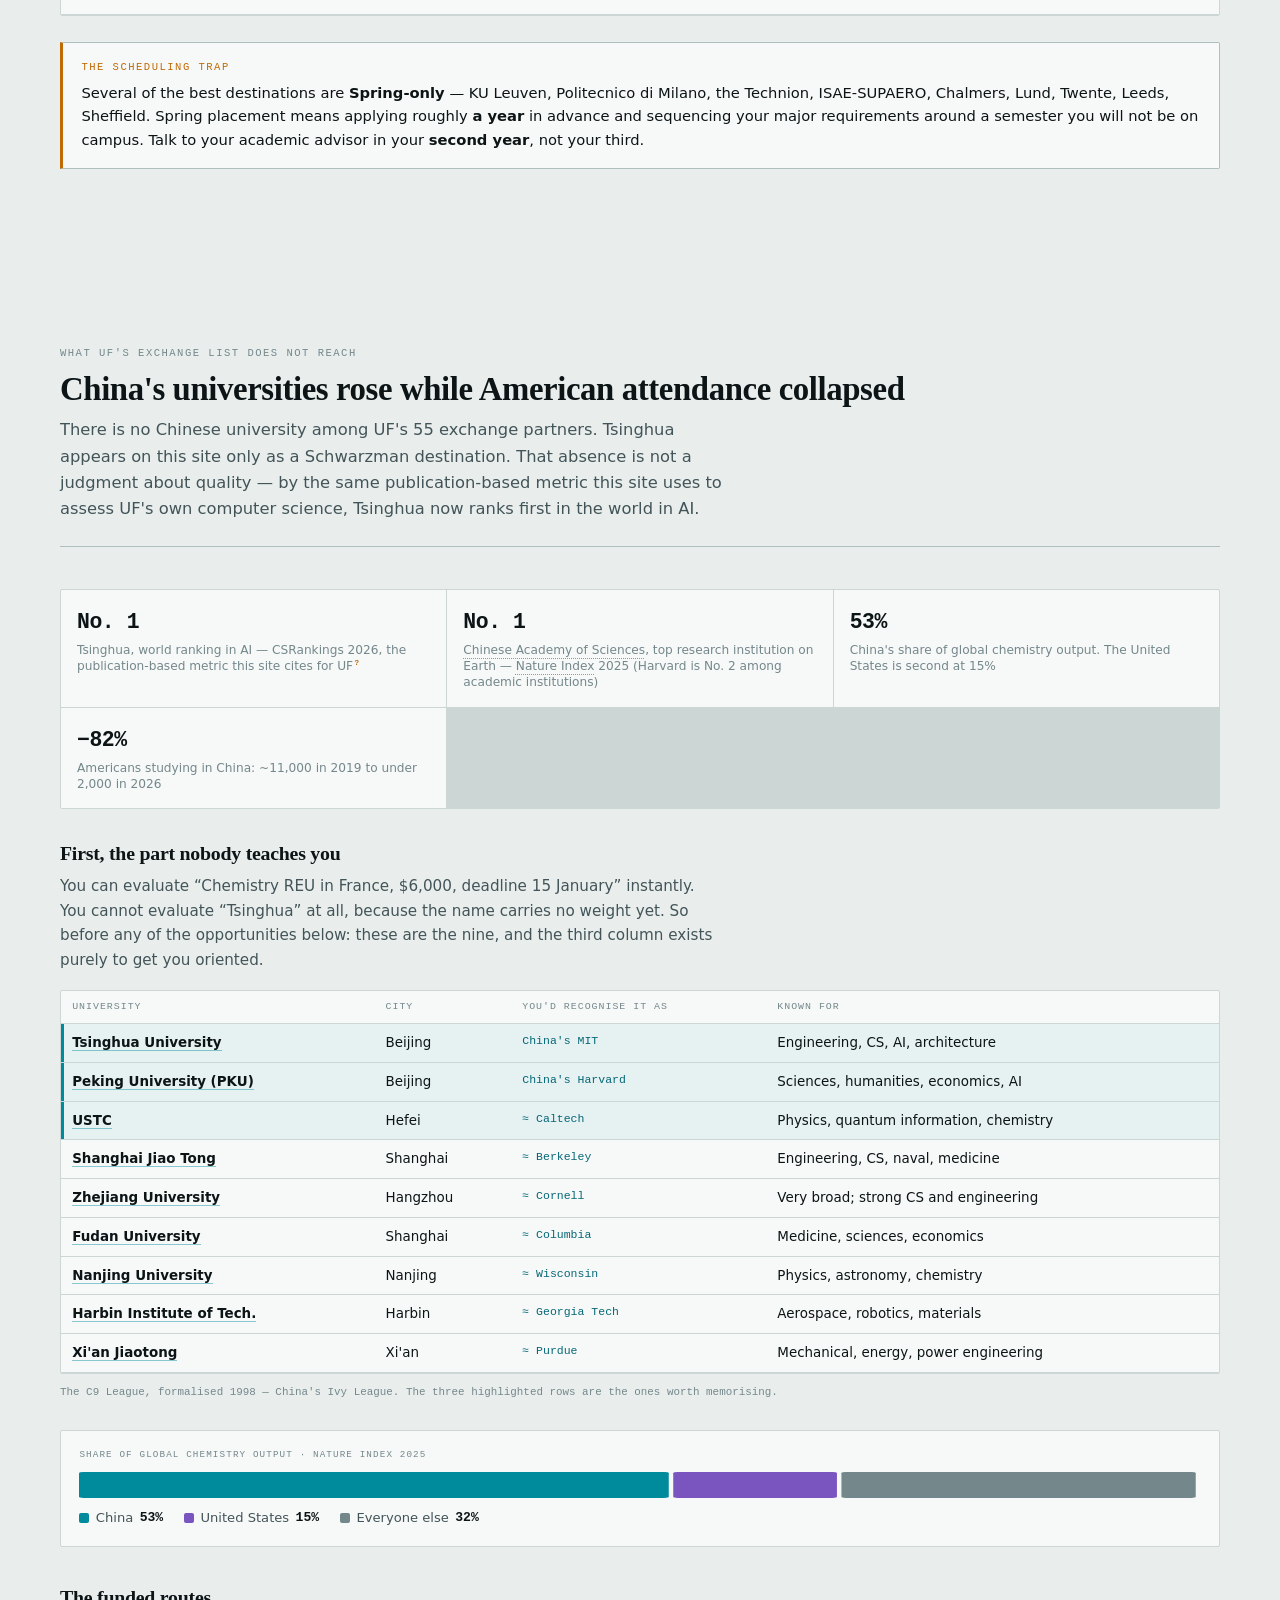
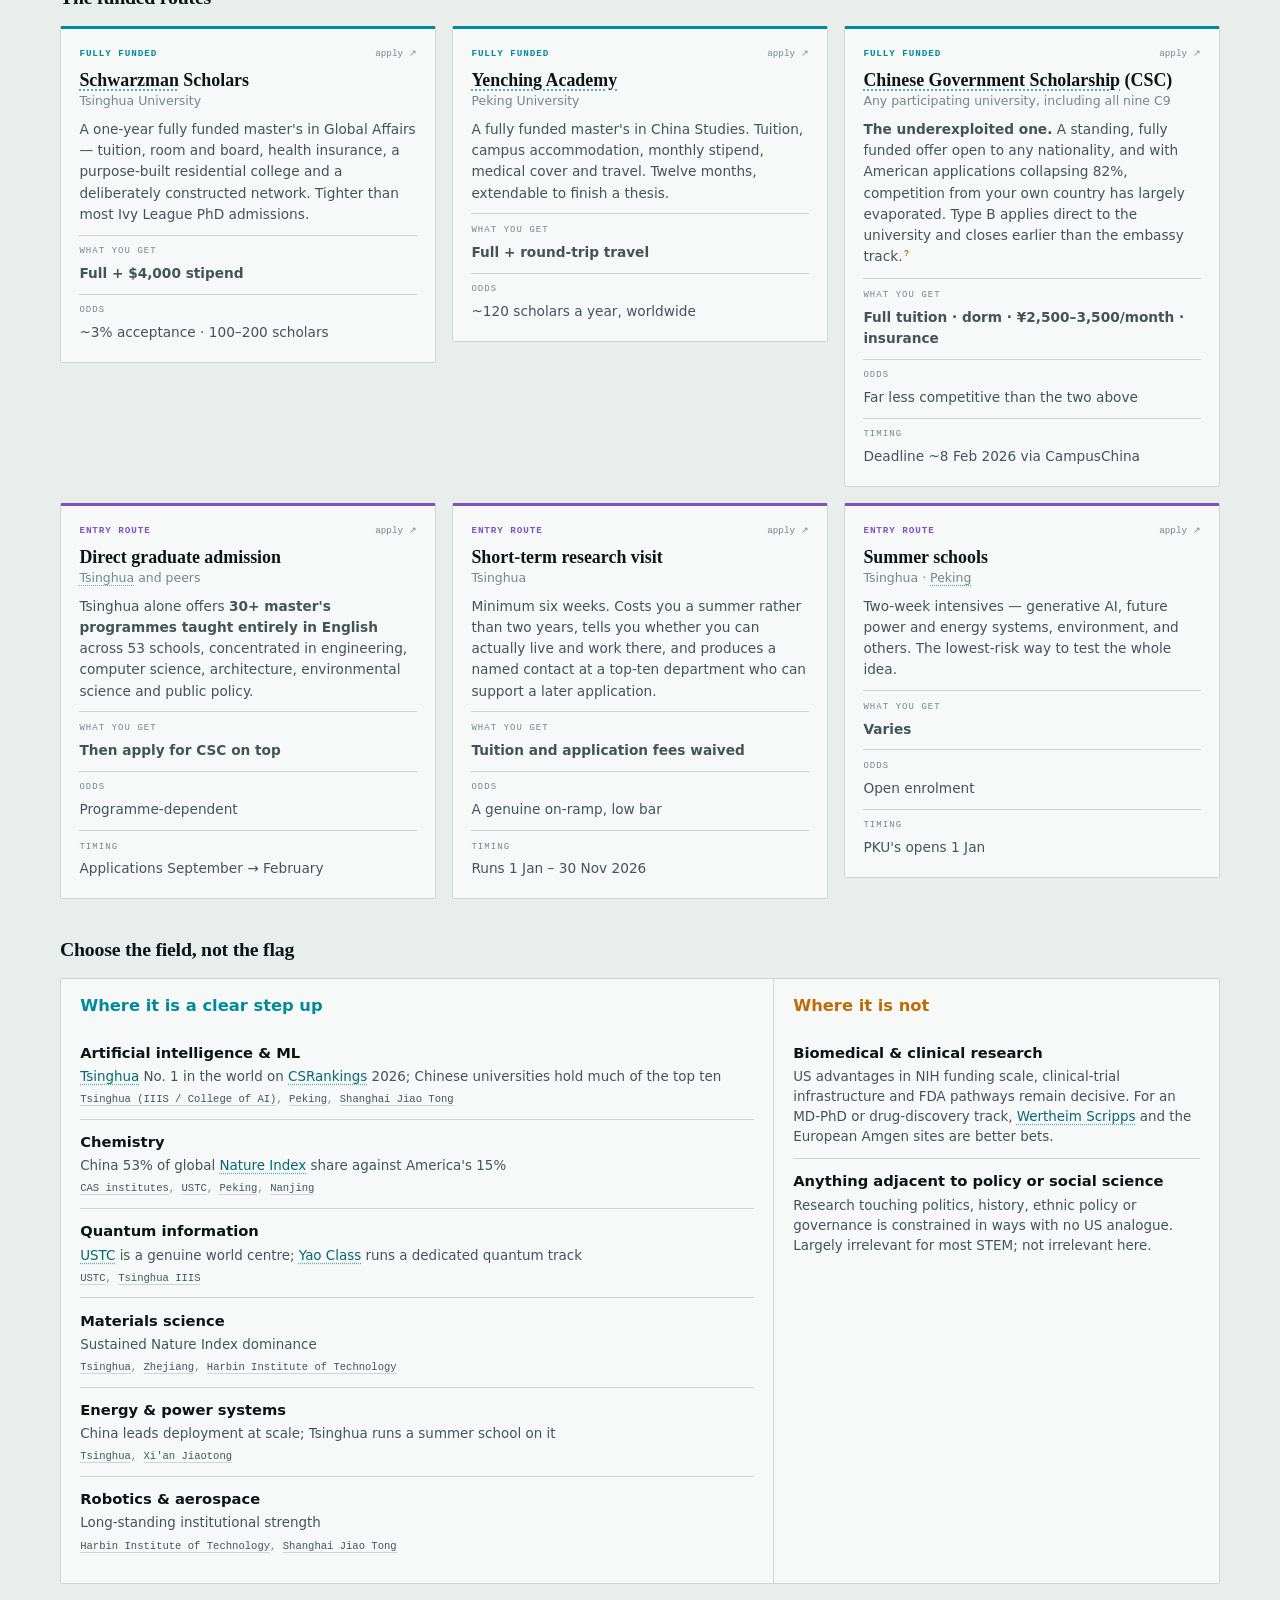
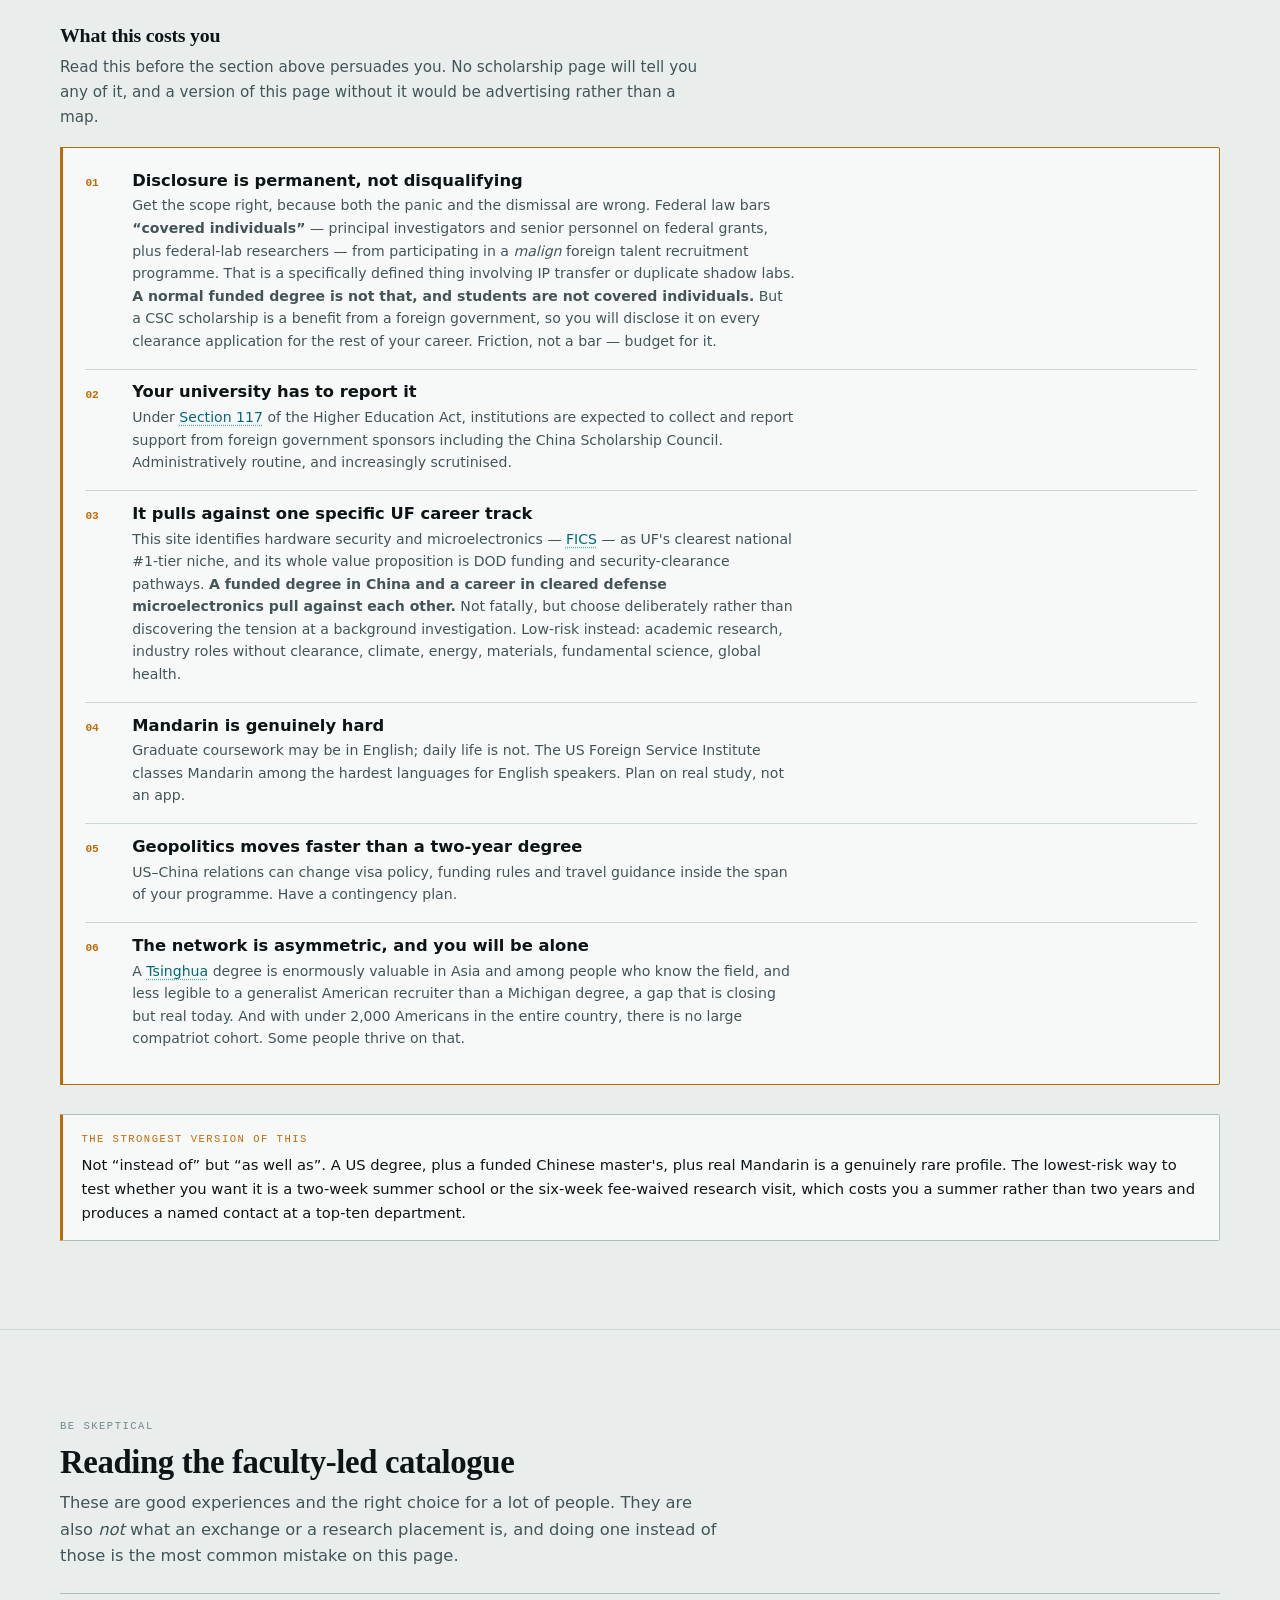
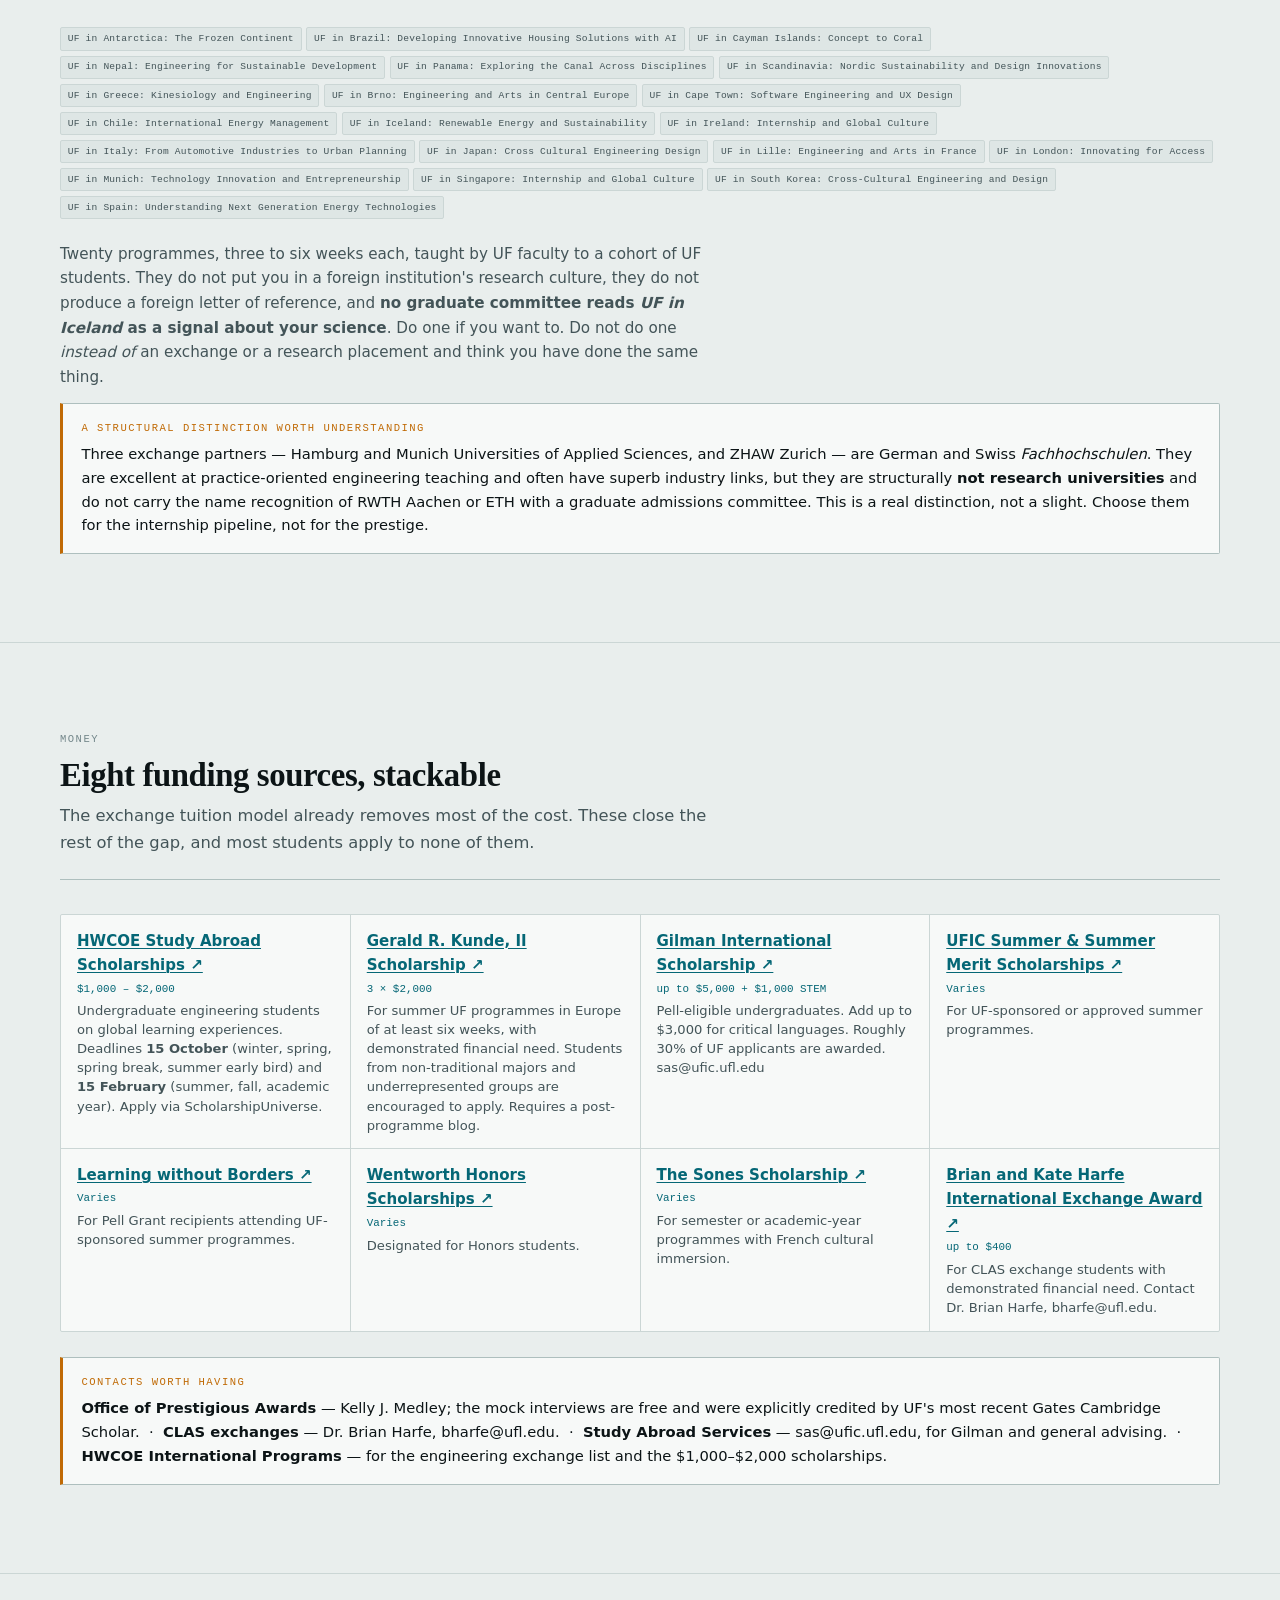
<file: site/abroad.html>
<!doctype html>
<html lang="en">
<head>
<meta charset="utf-8">
<meta name="viewport" content="width=device-width, initial-scale=1">
<title>UF STEM Study Abroad</title>
<meta name="description" content="UF study abroad filtered for academic prestige and STEM — elite fellowships, research placements, and 55 exchange destinations tiered by standing.">
<link rel="stylesheet" href="assets/styles.css?v=2026-08-17">
</head>
<body>
<header class="masthead">
  <div class="wrap masthead-in">
    <a href="index.html" class="brand" style="text-decoration:none;color:inherit">Explore <b>UF&nbsp;STEM</b></a>
    <nav class="tracknav" aria-label="Sections">
      <a class="tracklink" href="index.html">Research</a>
      <a class="tracklink" href="clubs.html">Clubs</a>
      <a class="tracklink" href="abroad.html">Abroad</a>
      <a class="tracklink" href="map.html">Map</a>
      <a class="tracklink" href="calendar.html">Calendar</a>
      <a class="tracklink" href="playbook.html">Playbook</a>
    </nav>
    <span class="spinelinks"></span>
    <span class="mastdate" title="Research compiled 16–17 August 2026. Deadlines after that date are extrapolated from the last published cycle, and every unverified claim is marked in the evidence layer."><i>Surveyed</i> Aug 2026</span>
    <button class="skeptic" id="skepticBtn" aria-pressed="false" style="margin-left:auto">
      <span class="dot"></span> Skeptic mode
    </button>
  </div>
</header>
<nav class="sectionnav" id="sectionnav" aria-label="On this page"></nav>
<div class="pagehead">
  <div class="wrap">
    <p class="eyebrow">Study abroad · prestige-filtered for STEM</p>
    <h1>Where a semester away changes your trajectory</h1>
    <p class="deck">UF runs <strong>over 100 reciprocal exchange agreements</strong> and dozens of faculty-led programmes,
    and the College of Engineering alone sent 387 students abroad in 2023–24. None of that tells you where to go.</p>
  </div>
</div>
<main>
<section id="abroad-thesis" data-nav="Read first">
  <div class="wrap">
    <div class="plate-head">
      <span class="eyebrow">Read this first</span>
      <h2>The marketing and the prestige point in opposite directions</h2>
      <div class="rule"></div>
    </div>
    <div class="vs">
      <div>
        <h4>What UF promotes</h4>
        <p>Twenty-odd short faculty-led summer and winter courses. Well-run, affordable, low-risk, and they get students
        abroad who would otherwise never go. But be honest about what they are: <b>UF coursework, UF faculty, UF cohort,
        nicer location.</b> No foreign research culture, no foreign letter of reference.</p>
      </div>
      <div>
        <h4>Where the prestige is</h4>
        <p>The <b>exchange list</b> — KAIST, POSTECH, KU Leuven, DTU, Politecnico di Milano, ISAE-SUPAERO, the Technion,
        NTU Singapore — institutions that in their specific fields are meaningfully stronger than UF. And the
        <b>research placements</b>, which put you in a foreign lab doing work rather than coursework.</p>
      </div>
      <div>
        <h4>Why the gap exists</h4>
        <p>Faculty-led programmes are easy to administer and easy to fill. Exchanges and research placements are neither.
        Nobody markets them as hard — which is <b>exactly why they are under-applied-to</b>, and exactly why they are
        available to you.</p>
      </div>
    </div>
    <div class="callout" style="margin-top:1.8rem">
      <span class="eyebrow">The number that should change your plan</span>
      There is one elite fellowship built specifically for STEM students. It sends you to <b>Cambridge with everything
      paid</b>. And <b>UF is permitted to endorse only two candidates for it per year</b> — two slots at a university of
      55,000. That is the <b>Churchill Scholarship</b>, its campus deadline is <b>2 October 2026</b>, and most UF STEM
      students have never heard of it.
    </div>
  </div>
</section>

<section id="fellowships" data-nav="Fellowships" class="band">
  <div class="wrap">
    <div class="plate-head">
      <span class="eyebrow">The elite awards · graduate level</span>
      <h2>Ten elite fellowships, two UF endorsement slots</h2>
      <p class="lede">The elite graduate fellowships cluster in <b>August–October of senior year</b>, which means the
      preparation happens in your <em>junior summer</em> — earlier than almost anyone expects. Amber deadlines are
      imminent; red has already passed.</p>
      <div class="rule"></div>
    </div>
    <div class="clubgrid" id="fellowgrid"></div>
  </div>
</section>

<section id="chain" data-nav="The chain">
  <div class="wrap">
    <div class="plate-head">
      <span class="eyebrow">The documented chain</span>
      <h2>How this pays off, with names attached</h2>
      <p class="lede">The strongest evidence on this page is not a programme. It is a person, and a path you can trace
      end to end.</p>
      <div class="rule"></div>
    </div>
    <div class="chain">
      <div><span class="cn">Step 1 · the pocket</span><span class="cv">Polymer chemistry</span><span class="cd">One of two world-class sub-niches inside UF's Tier 2 chemistry department</span></div>
      <div><span class="cn">Step 2 · the lab</span><span class="cv">Brent Sumerlin</span><span class="cd">George &amp; Josephine Butler Polymer Research Laboratory</span></div>
      <div><span class="cn">Step 3 · the work</span><span class="cv">Undergraduate research</span><span class="cd">Molecular-level work aimed at Type 1 diabetes treatment</span></div>
      <div><span class="cn">Step 4 · the award</span><span class="cv">Gates Cambridge</span><span class="cd">UF's 10th scholar, and the first since 2017</span></div>
      <div><span class="cn">Step 5 · the outcome</span><span class="cv">Cambridge PhD</span><span class="cd">Maddie Ross, chemistry, University of Cambridge</span></div>
    </div>
    <p class="prose" style="color:var(--ink-2);font-size:.95rem">
      That is the entire thesis of the research map executed end to end. Worth noting the mechanics too: Ross credited
      the mock interviews run by <b>Kelly J. Medley</b>, who oversees UF's Office of Prestigious Awards, a free,
      under-used resource. <b>“I have learned to articulate my thoughts well… Mrs. Medley and the mock interviews really
      helped.”</b>
    </p>
    <div class="callout">
      <span class="eyebrow">The honest counterweight</span>
      Ross was UF's <b>first Gates Cambridge Scholar since 2017</b>, a seven-year gap. Ten scholars total is thin for an
      institution of UF's size and ambition. The infrastructure exists and works; almost nobody uses it. That is the
      opportunity and the indictment in the same sentence.
    </div>
  </div>
</section>

<section id="research-abroad" data-nav="Research abroad" class="band">
  <div class="wrap">
    <div class="plate-head">
      <span class="eyebrow">Research placements · undergraduate level</span>
      <h2>Go abroad for research, not for coursework</h2>
      <p class="lede">Eight programmes that put you in a foreign lab. The scarce object every one of them produces is a
      <b>letter of reference from a foreign principal investigator</b> — something no faculty-led course can generate.</p>
      <div class="rule"></div>
    </div>
    <div class="clubgrid" id="raGrid"></div>
  </div>
</section>

<section id="exchange" data-nav="Exchange list">
  <div class="wrap">
    <div class="plate-head">
      <span class="eyebrow">The exchange list</span>
      <h2>Fifty-five destinations where you pay UF tuition</h2>
      <p class="lede">On a UF Exchange you <b>pay UF tuition and the partner university's tuition is waived</b>, with
      financial aid and scholarships intact. A semester at a global top-30 costs roughly what a semester in Gainesville
      costs. The barrier is administrative and psychological, not financial.</p>
      <div class="rule"></div>
    </div>
    <div class="exbar">
      <input type="search" id="exSearch" placeholder="Search by institution, country, or discipline — try “aerospace”, “Korea”, “semiconductor”…" aria-label="Search exchange destinations">
      <button class="chip" id="exT1" aria-pressed="false">Elite destinations only</button>
      <span class="pcount" id="exCount"></span>
    </div>
    <div class="tablewrap" id="exTable"></div>
    <div class="callout" style="margin-top:1.6rem">
      <span class="eyebrow">The scheduling trap</span>
      Several of the best destinations are <b>Spring-only</b> — KU Leuven, Politecnico di Milano, the Technion,
      ISAE-SUPAERO, Chalmers, Lund, Twente, Leeds, Sheffield. Spring placement means applying roughly <b>a year</b> in
      advance and sequencing your major requirements around a semester you will not be on campus. Talk to your academic
      advisor in your <b>second year</b>, not your third.
    </div>
  </div>
</section>

<section id="china" data-nav="China">
  <div class="wrap">
    <div class="plate-head">
      <span class="eyebrow">What UF's exchange list does not reach</span>
      <h2>China&#39;s universities rose while American attendance collapsed</h2>
      <p class="lede">There is no Chinese university among UF's 55 exchange partners. Tsinghua appears on this site only
      as a Schwarzman destination. That absence is not a judgment about quality — by the same publication-based metric
      this site uses to assess UF's own computer science, Tsinghua now ranks first in the world in AI.</p>
      <div class="rule"></div>
    </div>

    <div class="statstrip" id="chinaStats" style="margin-bottom:2rem"></div>

    <h3 style="margin-bottom:.5rem">First, the part nobody teaches you</h3>
    <p class="prose" style="color:var(--ink-2);font-size:.95rem;margin-bottom:1.1rem">
      You can evaluate “Chemistry REU in France, $6,000, deadline 15 January” instantly. You cannot evaluate
      “Tsinghua” at all, because the name carries no weight yet. So before any of the opportunities below:
      these are the nine, and the third column exists purely to get you oriented.</p>
    <div class="tablewrap" id="chinaC9"></div>
    <p class="pcount" style="margin-top:.6rem">The C9 League, formalised 1998 — China's Ivy League. The three highlighted
      rows are the ones worth memorising.</p>

    <div style="margin-top:1.8rem" class="sharewrap" id="chinaBar"></div>

    <h3 style="margin:2.4rem 0 1rem">The funded routes</h3>
    <div class="clubgrid" id="chinaRoutes"></div>

    <h3 style="margin:2.4rem 0 1rem">Choose the field, not the flag</h3>
    <div class="fieldsplit" id="chinaFields"></div>

    <h3 style="margin:2.4rem 0 .5rem">What this costs you</h3>
    <p class="prose" style="color:var(--ink-2);font-size:.95rem;margin-bottom:1.1rem">
      Read this before the section above persuades you. No scholarship page will tell you any of it, and a version of
      this page without it would be advertising rather than a map.</p>
    <div class="riskblock" id="chinaRisks"></div>

    <div class="callout" style="margin-top:1.8rem">
      <span class="eyebrow">The strongest version of this</span>
      Not “instead of” but “as well as”. A US degree, plus a funded Chinese master's, plus real Mandarin is a genuinely
      rare profile. The lowest-risk way to test whether you want it is a two-week summer school or the six-week
      fee-waived research visit, which costs you a summer rather than two years and produces a named contact at a
      top-ten department.
    </div>
  </div>
</section>

<section id="faculty-led" data-nav="Faculty-led" class="band">
  <div class="wrap">
    <div class="plate-head">
      <span class="eyebrow">Be skeptical</span>
      <h2>Reading the faculty-led catalogue</h2>
      <p class="lede">These are good experiences and the right choice for a lot of people. They are also
      <em>not</em> what an exchange or a research placement is, and doing one instead of those is the most common
      mistake on this page.</p>
      <div class="rule"></div>
    </div>
    <div class="tags" id="facultyLed" style="max-width:none"></div>
    <p class="prose" style="margin-top:1.4rem;color:var(--ink-2);font-size:.95rem">
      Twenty programmes, three to six weeks each, taught by UF faculty to a cohort of UF students. They do not put you in
      a foreign institution's research culture, they do not produce a foreign letter of reference, and
      <b>no graduate committee reads <i>UF in Iceland</i> as a signal about your science</b>. Do one if you want to.
      Do not do one <em>instead of</em> an exchange or a research placement and think you have done the same thing.
    </p>
    <div class="callout">
      <span class="eyebrow">A structural distinction worth understanding</span>
      Three exchange partners — Hamburg and Munich Universities of Applied Sciences, and ZHAW Zurich — are German and
      Swiss <i>Fachhochschulen</i>. They are excellent at practice-oriented engineering teaching and often have superb
      industry links, but they are structurally <b>not research universities</b> and do not carry the name recognition of
      RWTH Aachen or ETH with a graduate admissions committee. This is a real distinction, not a slight. Choose them for
      the internship pipeline, not for the prestige.
    </div>
  </div>
</section>

<section id="abroad-money" data-nav="Money">
  <div class="wrap">
    <div class="plate-head">
      <span class="eyebrow">Money</span>
      <h2>Eight funding sources, stackable</h2>
      <p class="lede">The exchange tuition model already removes most of the cost. These close the rest of the gap, and most students apply to none of them.</p>
      <div class="rule"></div>
    </div>
    <div class="fellows" id="abroadMoney"></div>
    <div class="callout" style="margin-top:1.6rem">
      <span class="eyebrow">Contacts worth having</span>
      <b>Office of Prestigious Awards</b> — Kelly J. Medley; the mock interviews are free and were explicitly credited by
      UF's most recent Gates Cambridge Scholar. &nbsp;·&nbsp;
      <b>CLAS exchanges</b> — Dr. Brian Harfe, bharfe@ufl.edu. &nbsp;·&nbsp;
      <b>Study Abroad Services</b> — sas@ufic.ufl.edu, for Gilman and general advising. &nbsp;·&nbsp;
      <b>HWCOE International Programs</b> — for the engineering exchange list and the $1,000–$2,000 scholarships.
    </div>
  </div>
</section>

</main>
<footer>
  <div class="wrap stack gap-s">
    <p style="max-width:70ch;margin:0">
      Built from <b>The University of Florida STEM Research Map</b>, <b>Clubs &amp; Groups Map</b> and
      <b>Study Abroad Map</b>, compiled August 2026. Every substantive claim traces to a linked source; contested
      claims are marked inline and collected on the <a href="playbook.html#evidence">evidence layer</a>.
      This is an independent reading of public information and is not affiliated with or endorsed by the
      University of Florida.
    </p>
    <div class="crosslink">
      <a href="index.html">Research map</a><a href="clubs.html">Clubs &amp; teams</a><a href="abroad.html">Study abroad</a>
      <a href="calendar.html">The application year</a><a href="playbook.html">Playbook &amp; evidence</a>
    </div>
    <div class="srcline" id="srcline"></div>
  </div>
</footer>
<script src="assets/data.js?v=2026-08-17"></script>
<script src="assets/app.js?v=2026-08-17"></script>
</body>
</html>
</file>
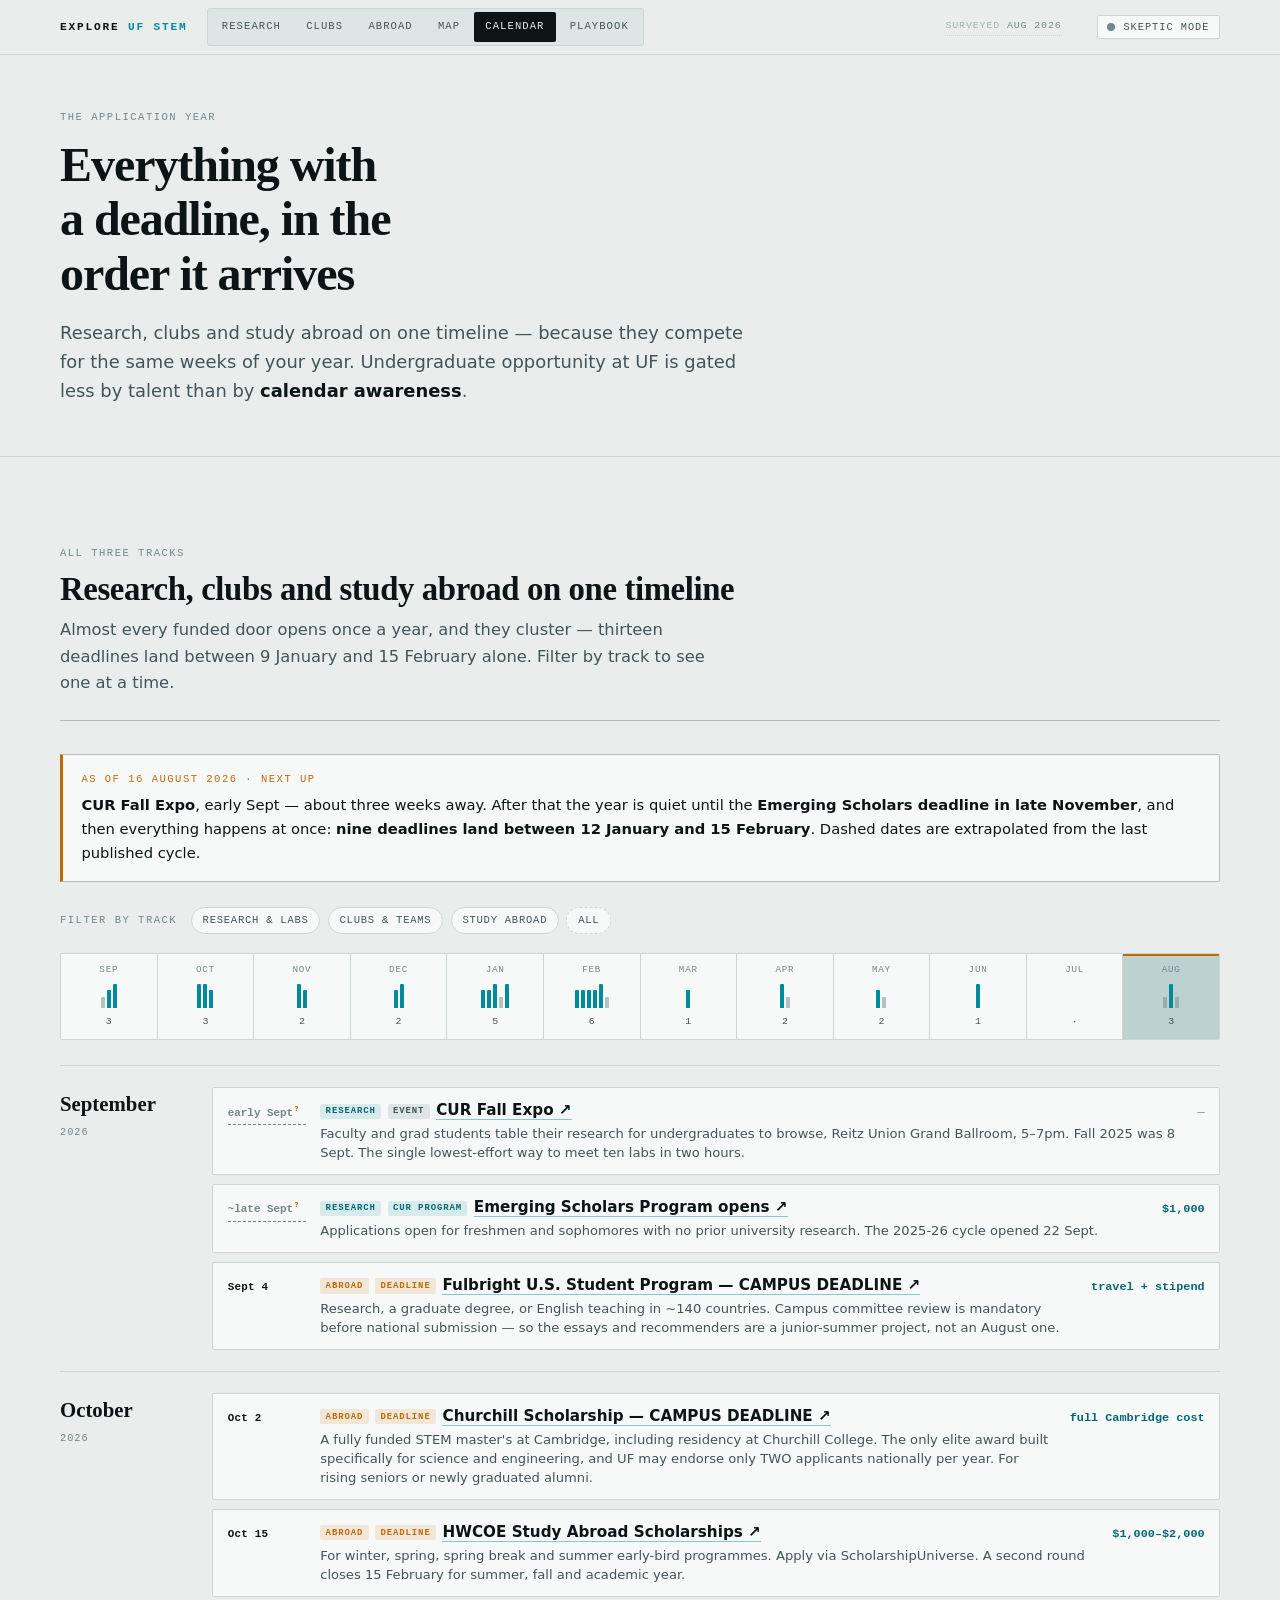
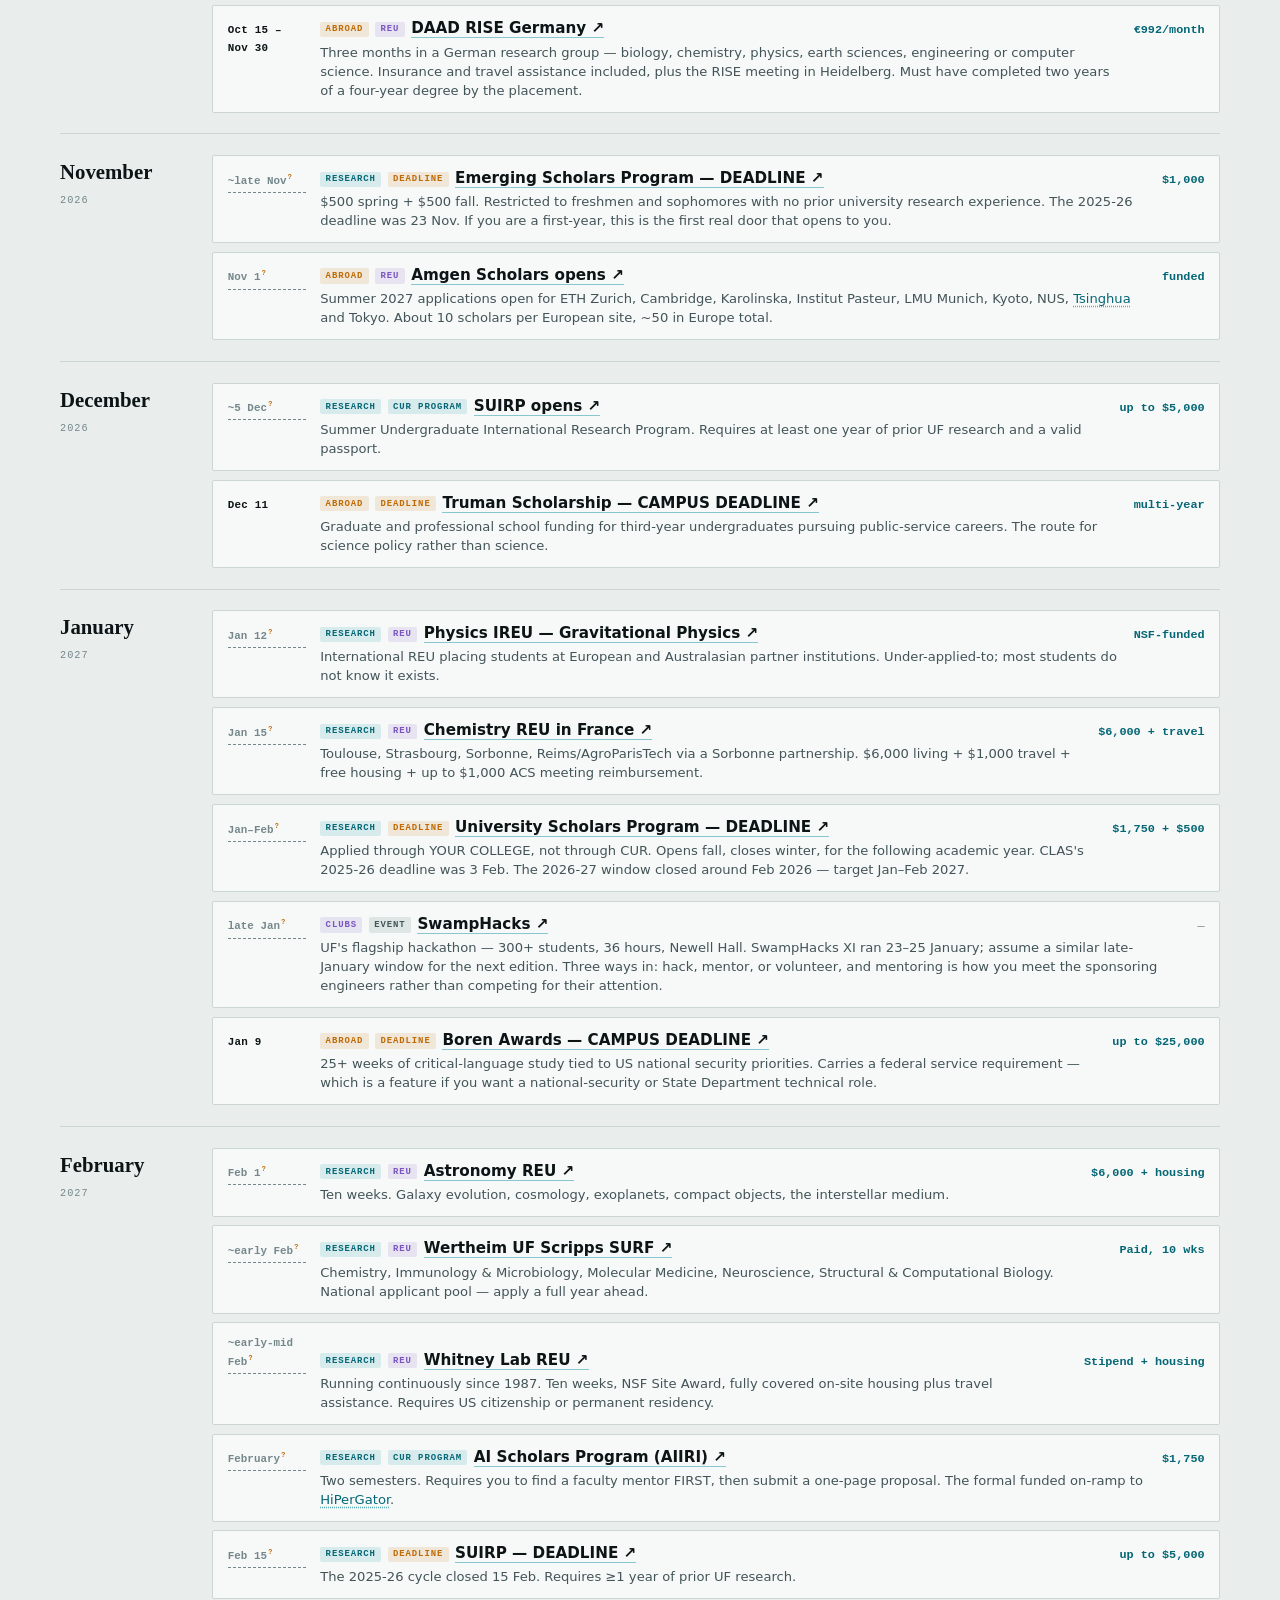
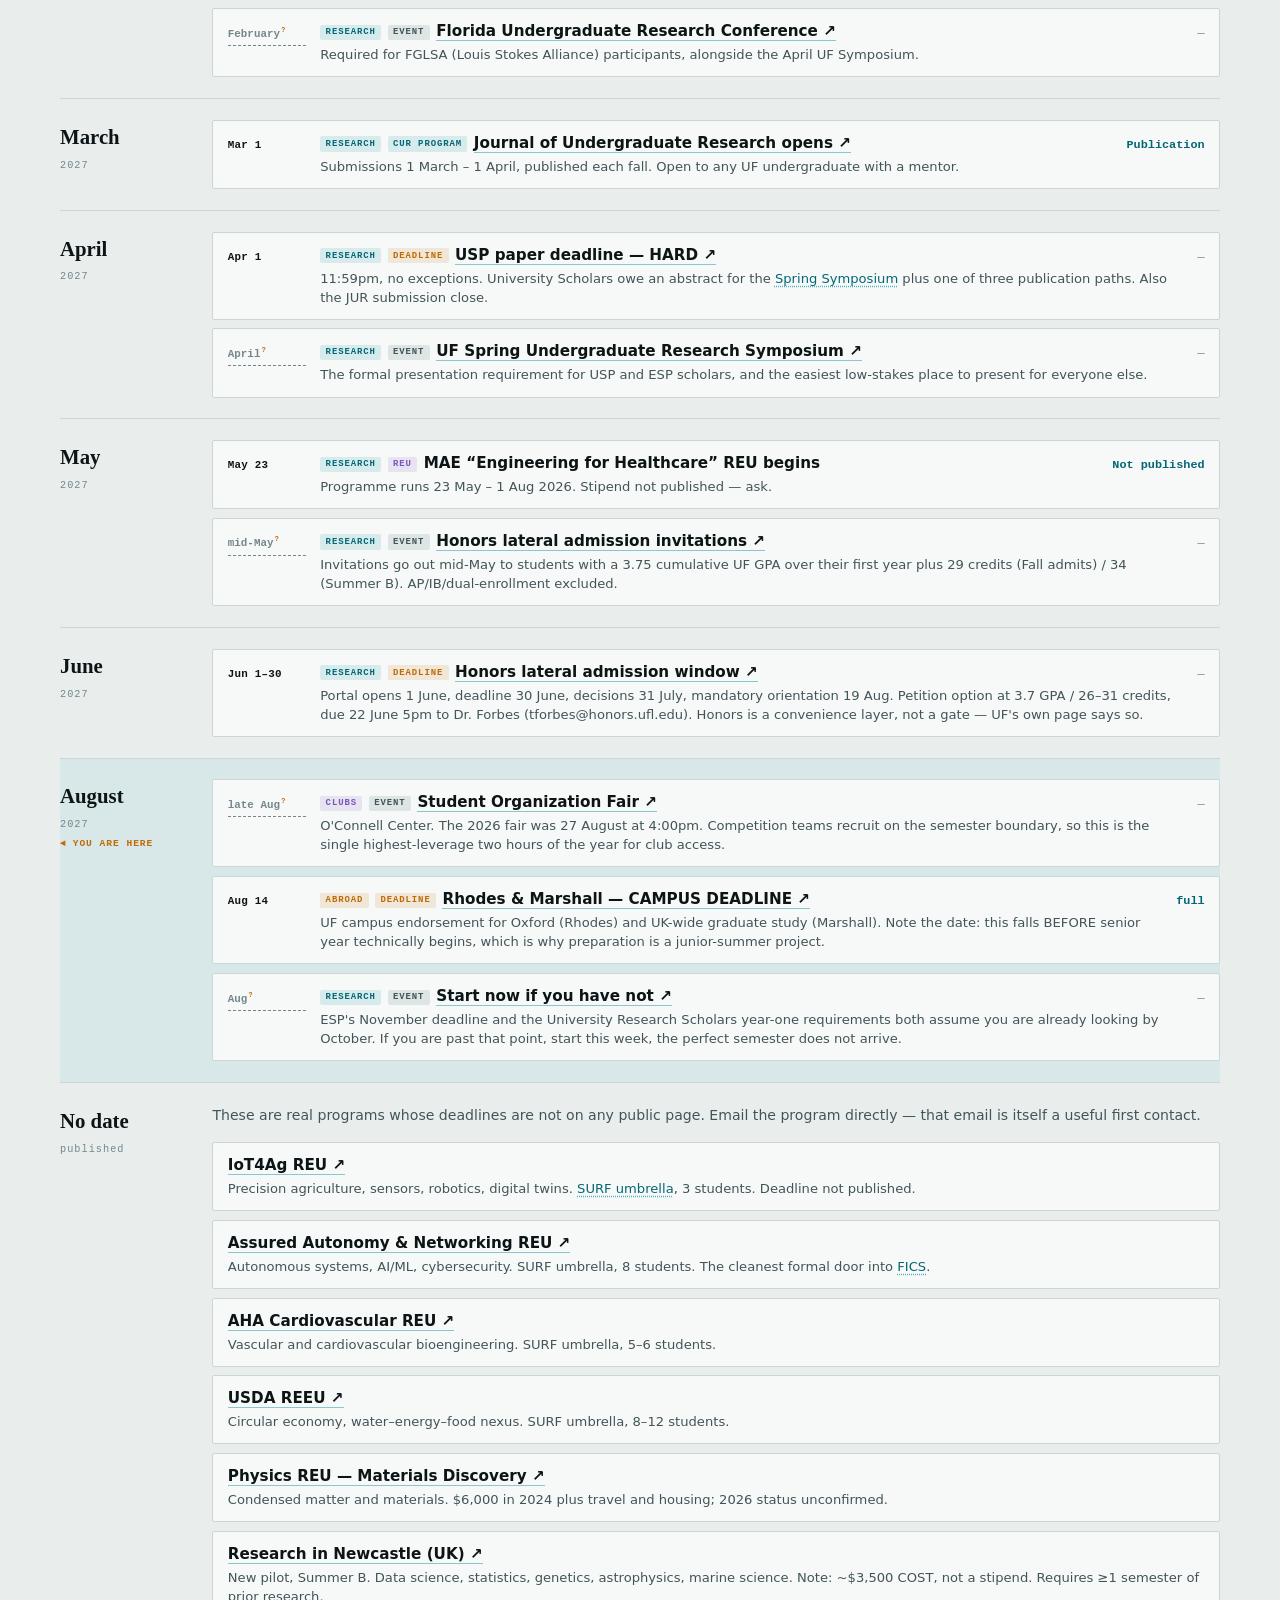
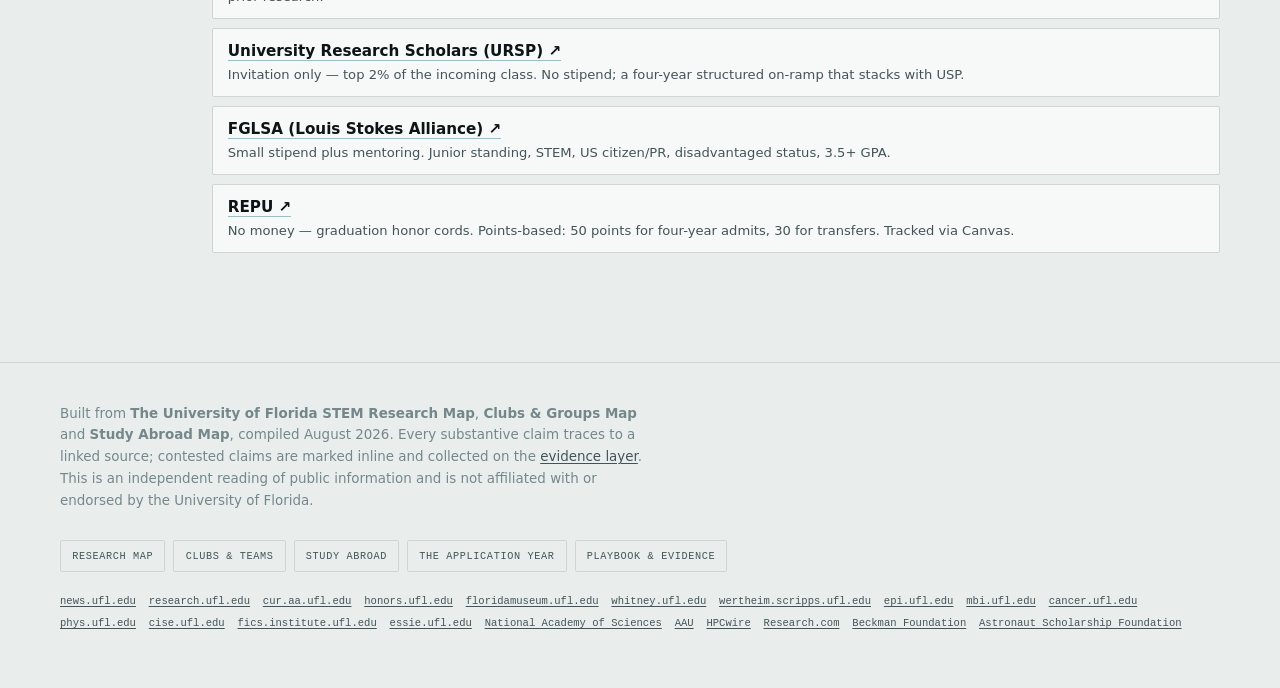
<file: site/calendar.html>
<!doctype html>
<html lang="en">
<head>
<meta charset="utf-8">
<meta name="viewport" content="width=device-width, initial-scale=1">
<title>UF Application Year</title>
<meta name="description" content="Every UF research, club and study-abroad deadline on a single academic-year timeline.">
<link rel="stylesheet" href="assets/styles.css?v=2026-08-17">
</head>
<body>
<header class="masthead">
  <div class="wrap masthead-in">
    <a href="index.html" class="brand" style="text-decoration:none;color:inherit">Explore <b>UF&nbsp;STEM</b></a>
    <nav class="tracknav" aria-label="Sections">
      <a class="tracklink" href="index.html">Research</a>
      <a class="tracklink" href="clubs.html">Clubs</a>
      <a class="tracklink" href="abroad.html">Abroad</a>
      <a class="tracklink" href="map.html">Map</a>
      <a class="tracklink" href="calendar.html">Calendar</a>
      <a class="tracklink" href="playbook.html">Playbook</a>
    </nav>
    <span class="spinelinks"></span>
    <span class="mastdate" title="Research compiled 16–17 August 2026. Deadlines after that date are extrapolated from the last published cycle, and every unverified claim is marked in the evidence layer."><i>Surveyed</i> Aug 2026</span>
    <button class="skeptic" id="skepticBtn" aria-pressed="false" style="margin-left:auto">
      <span class="dot"></span> Skeptic mode
    </button>
  </div>
</header>
<nav class="sectionnav" id="sectionnav" aria-label="On this page"></nav>
<div class="pagehead">
  <div class="wrap">
    <p class="eyebrow">The application year</p>
    <h1>Everything with a deadline, in the order it arrives</h1>
    <p class="deck">Research, clubs and study abroad on one timeline — because they compete for the same weeks of your
    year. Undergraduate opportunity at UF is gated less by talent than by <strong>calendar awareness</strong>.</p>
  </div>
</div>
<main>
<section id="calendar" data-nav="The year">
  <div class="wrap">
    <div class="plate-head">
      <span class="eyebrow">All three tracks</span>
      <h2>Research, clubs and study abroad on one timeline</h2>
      <p class="lede">Almost every funded door opens once a year, and they cluster — thirteen deadlines land between 9 January and 15 February alone. Filter by track to see one at a time.</p>
      <div class="rule"></div>
    </div>
    <div id="nextup"></div>
    <div class="controls" id="trackbar" style="margin-bottom:1.2rem"></div>
    <div class="yearstrip" id="yearstrip"></div>
    <div class="months" id="months"></div>
  </div>
</section>
</main>
<footer>
  <div class="wrap stack gap-s">
    <p style="max-width:70ch;margin:0">
      Built from <b>The University of Florida STEM Research Map</b>, <b>Clubs &amp; Groups Map</b> and
      <b>Study Abroad Map</b>, compiled August 2026. Every substantive claim traces to a linked source; contested
      claims are marked inline and collected on the <a href="playbook.html#evidence">evidence layer</a>.
      This is an independent reading of public information and is not affiliated with or endorsed by the
      University of Florida.
    </p>
    <div class="crosslink">
      <a href="index.html">Research map</a><a href="clubs.html">Clubs &amp; teams</a><a href="abroad.html">Study abroad</a>
      <a href="calendar.html">The application year</a><a href="playbook.html">Playbook &amp; evidence</a>
    </div>
    <div class="srcline" id="srcline"></div>
  </div>
</footer>
<script src="assets/data.js?v=2026-08-17"></script>
<script src="assets/app.js?v=2026-08-17"></script>
</body>
</html>
</file>
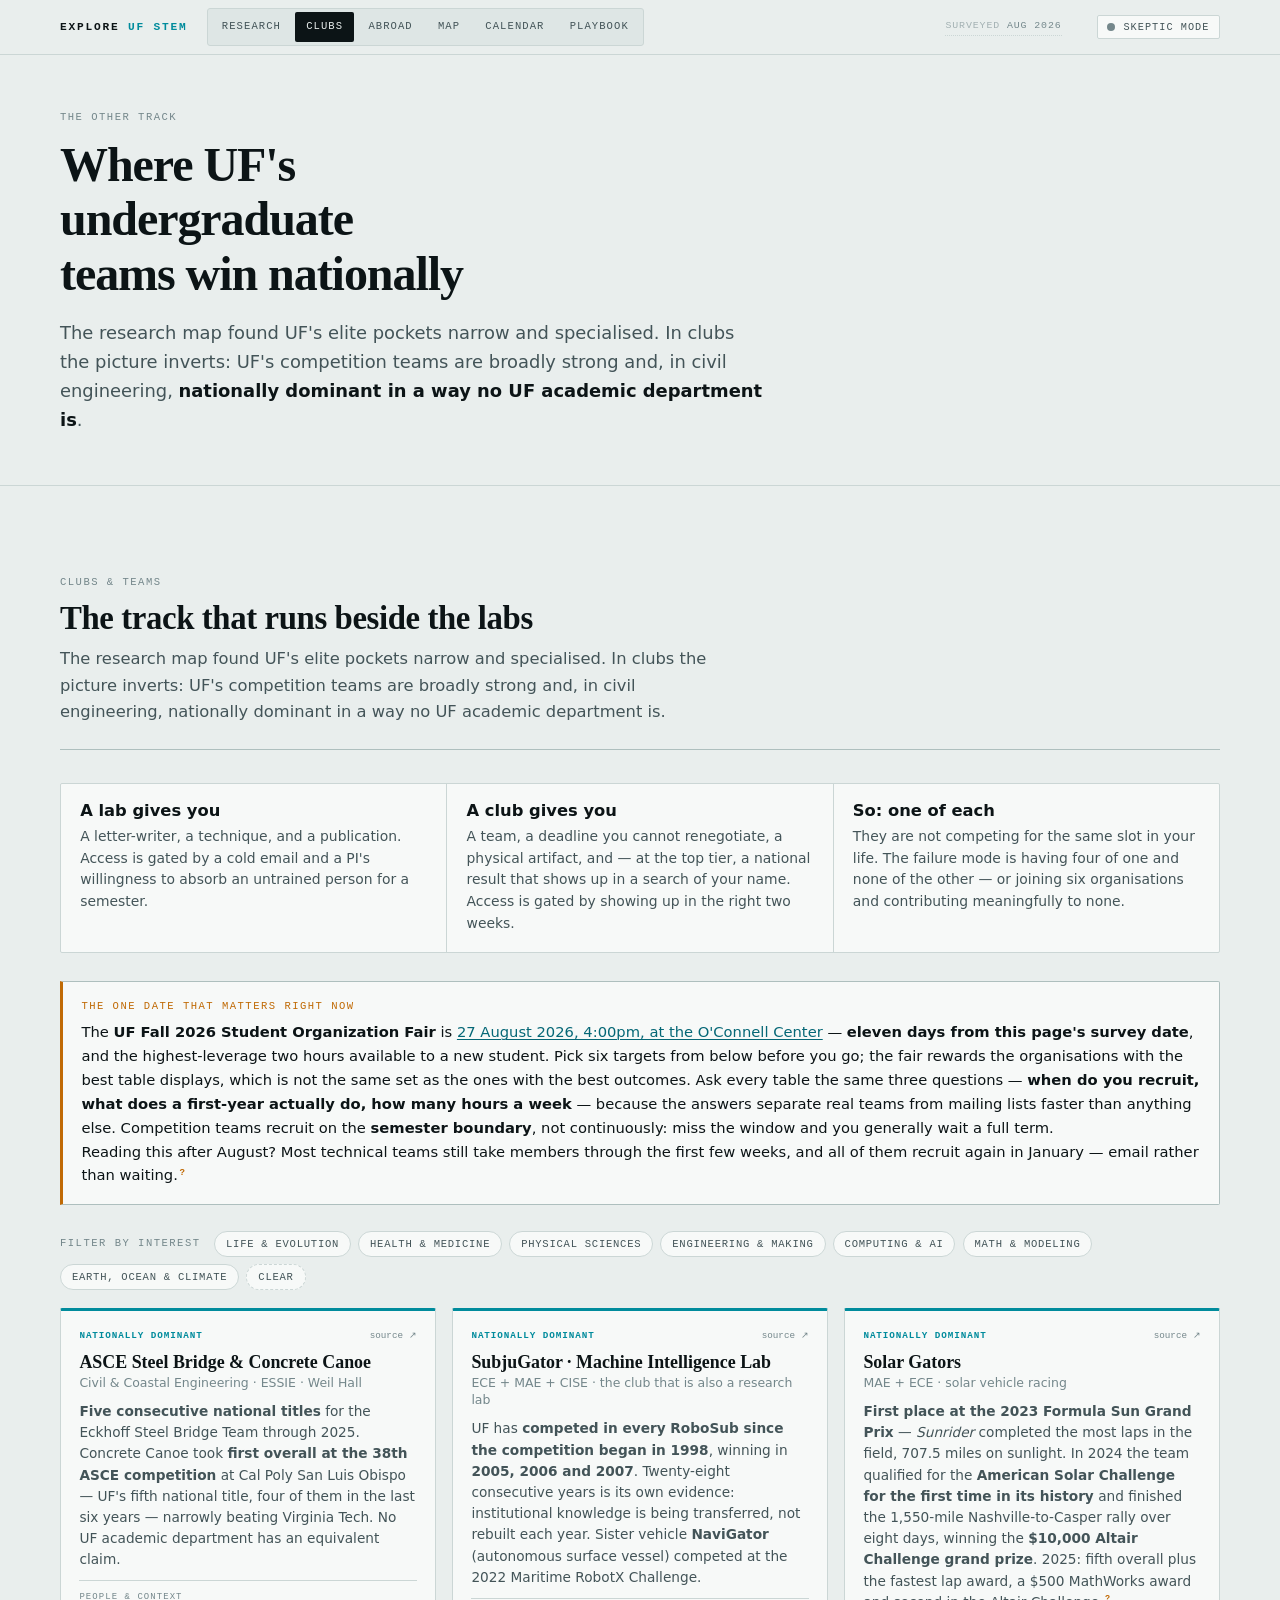
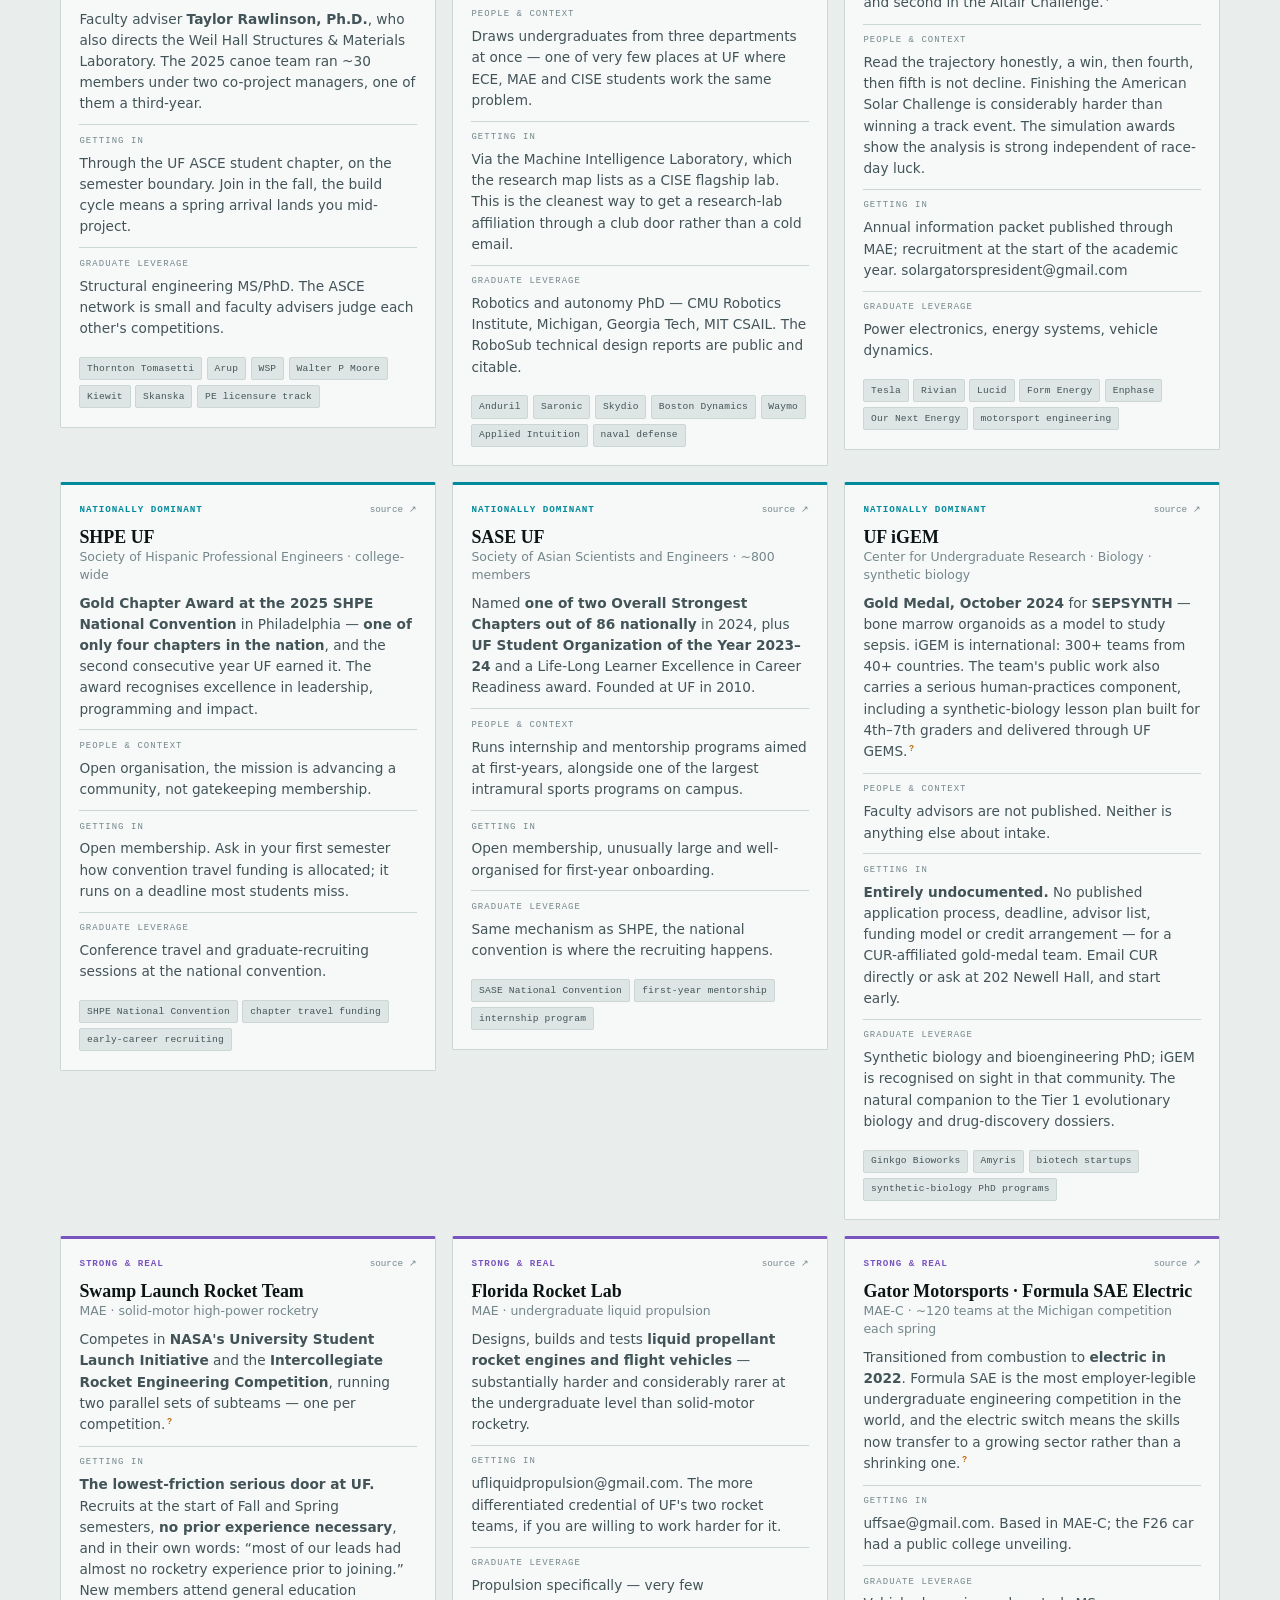
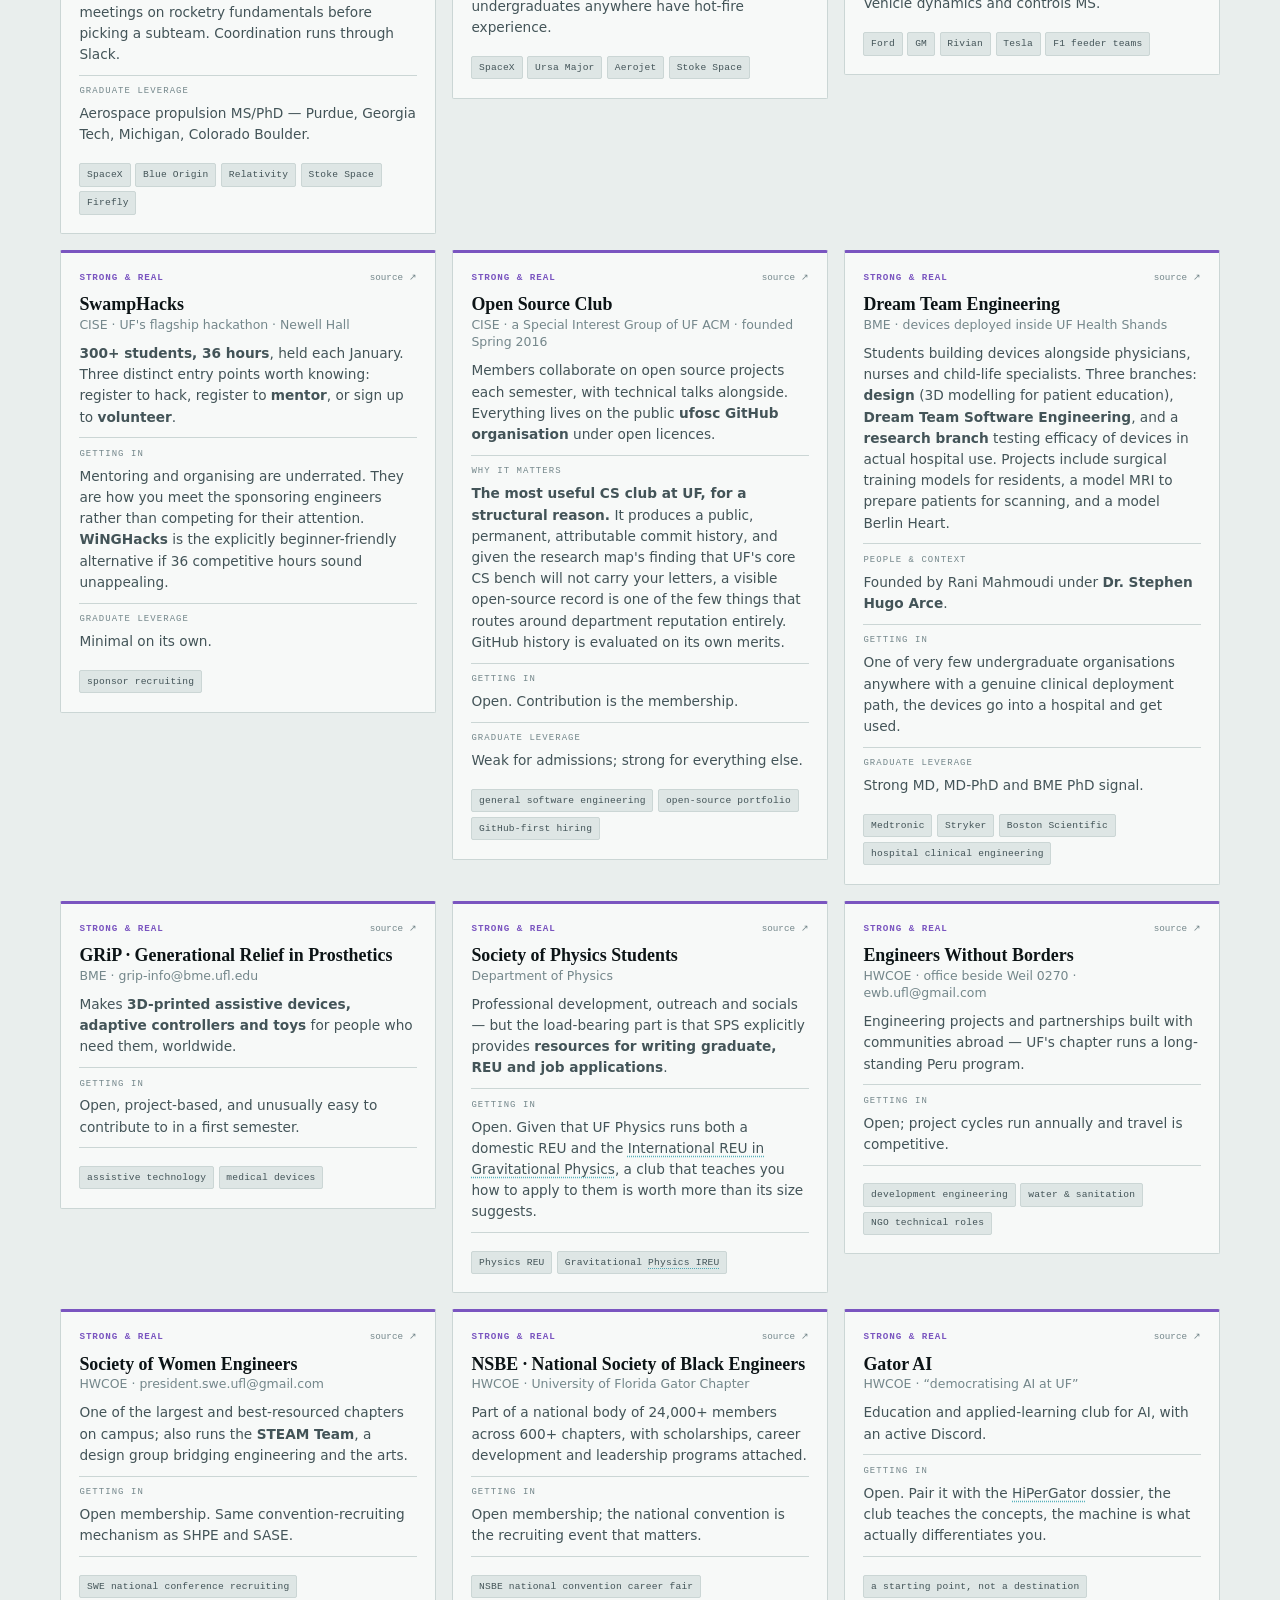
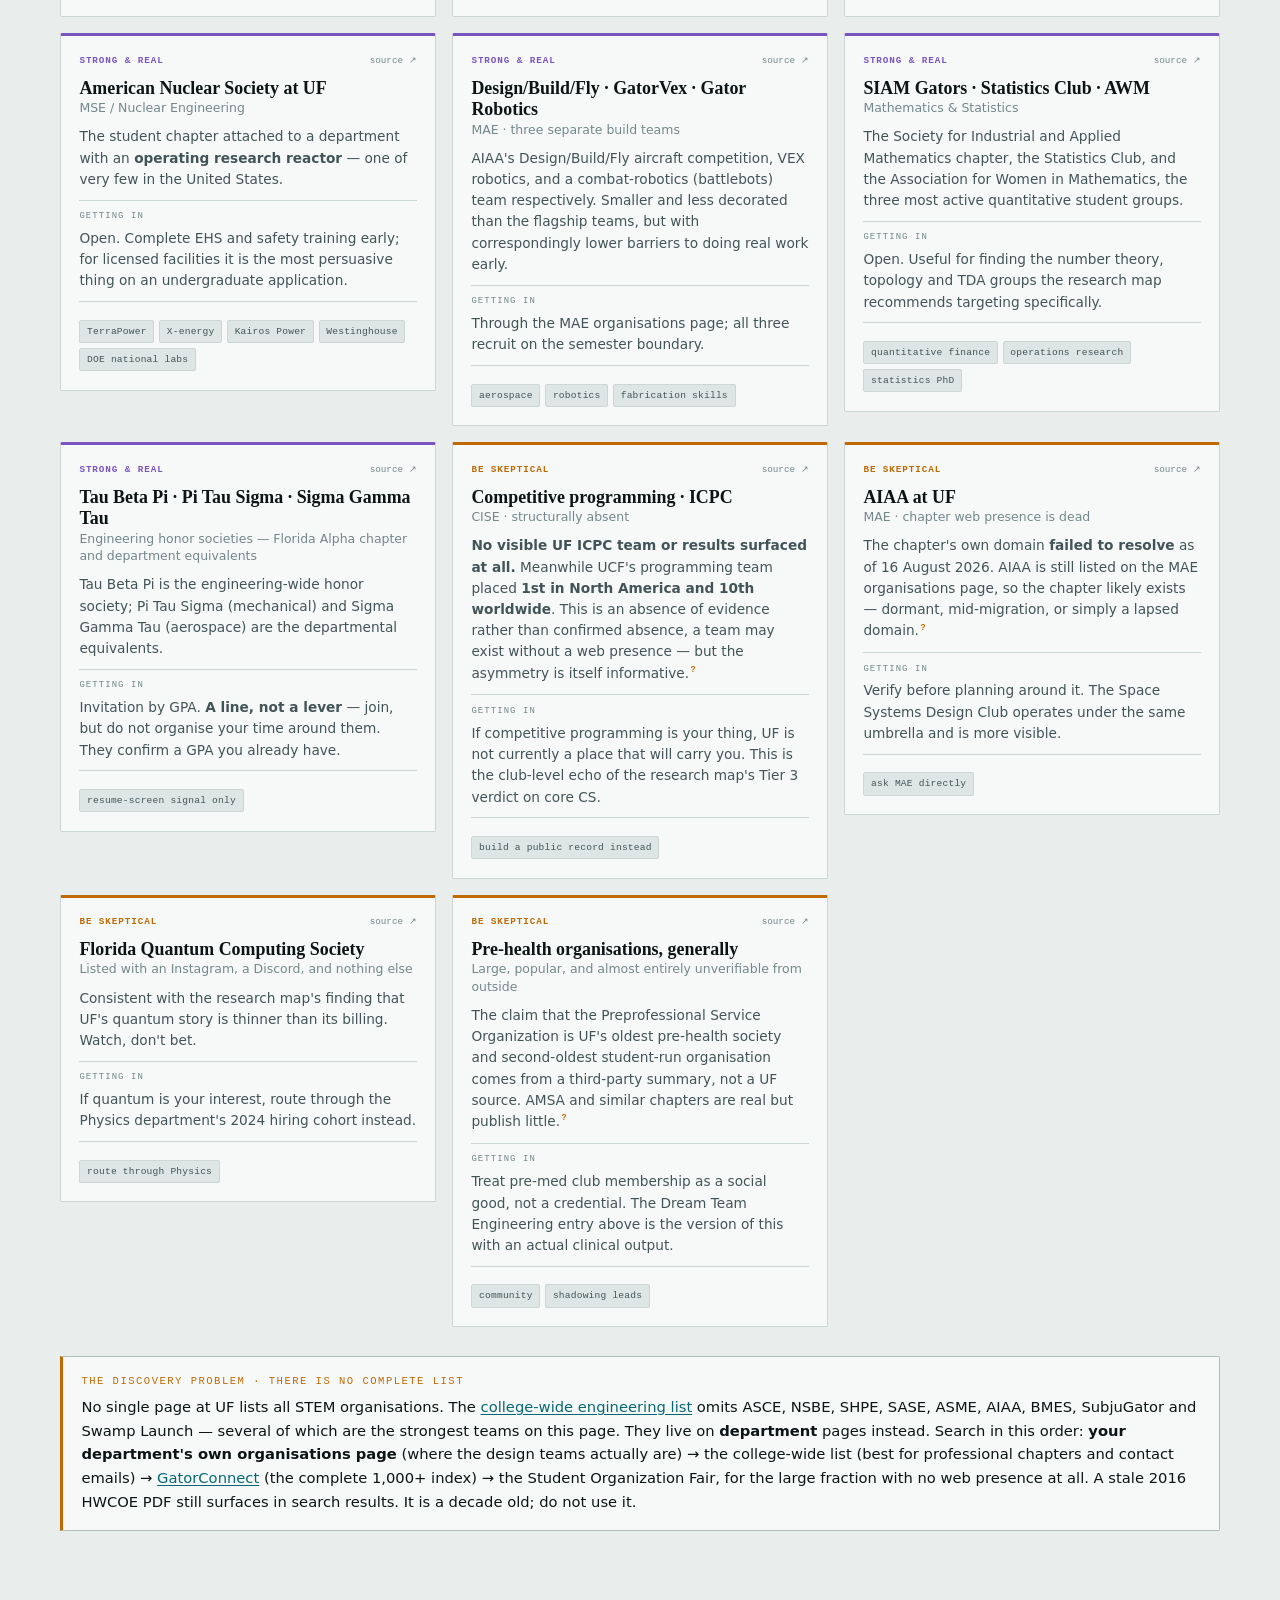
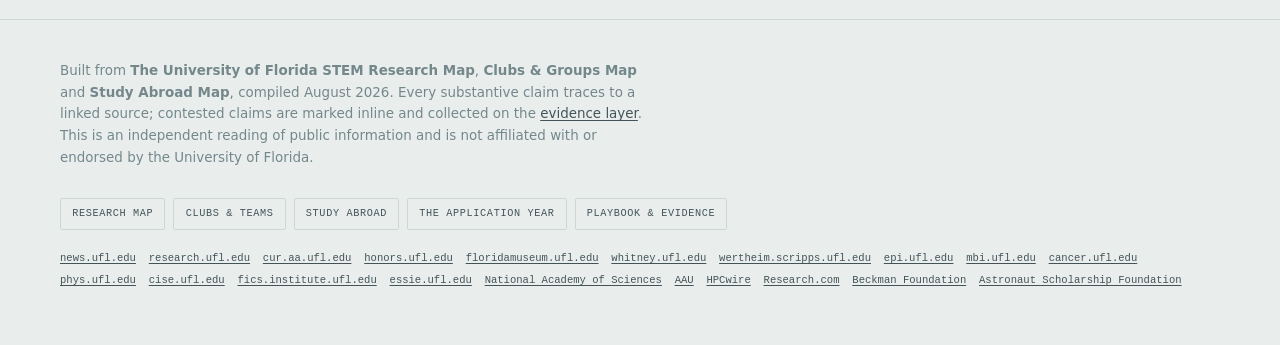
<file: site/clubs.html>
<!doctype html>
<html lang="en">
<head>
<meta charset="utf-8">
<meta name="viewport" content="width=device-width, initial-scale=1">
<title>UF STEM Clubs & Teams</title>
<meta name="description" content="Twenty-six UF STEM organisations tiered by verifiable national result.">
<link rel="stylesheet" href="assets/styles.css?v=2026-08-17">
</head>
<body>
<header class="masthead">
  <div class="wrap masthead-in">
    <a href="index.html" class="brand" style="text-decoration:none;color:inherit">Explore <b>UF&nbsp;STEM</b></a>
    <nav class="tracknav" aria-label="Sections">
      <a class="tracklink" href="index.html">Research</a>
      <a class="tracklink" href="clubs.html">Clubs</a>
      <a class="tracklink" href="abroad.html">Abroad</a>
      <a class="tracklink" href="map.html">Map</a>
      <a class="tracklink" href="calendar.html">Calendar</a>
      <a class="tracklink" href="playbook.html">Playbook</a>
    </nav>
    <span class="spinelinks"></span>
    <span class="mastdate" title="Research compiled 16–17 August 2026. Deadlines after that date are extrapolated from the last published cycle, and every unverified claim is marked in the evidence layer."><i>Surveyed</i> Aug 2026</span>
    <button class="skeptic" id="skepticBtn" aria-pressed="false" style="margin-left:auto">
      <span class="dot"></span> Skeptic mode
    </button>
  </div>
</header>
<nav class="sectionnav" id="sectionnav" aria-label="On this page"></nav>
<div class="pagehead">
  <div class="wrap">
    <p class="eyebrow">The other track</p>
    <h1>Where UF&#39;s undergraduate teams win nationally</h1>
    <p class="deck">The research map found UF's elite pockets narrow and specialised. In clubs the picture inverts:
    UF's competition teams are broadly strong and, in civil engineering, <strong>nationally dominant in a way no UF
    academic department is</strong>.</p>
  </div>
</div>
<main>
<section id="clubs" data-nav="Clubs & teams">
  <div class="wrap">
    <div class="plate-head">
      <span class="eyebrow">Clubs &amp; teams</span>
      <h2>The track that runs beside the labs</h2>
      <p class="lede">The research map found UF's elite pockets narrow and specialised. In clubs the picture inverts:
      UF's competition teams are broadly strong and, in civil engineering, nationally dominant in a way no UF academic
      department is.</p>
      <div class="rule"></div>
    </div>

    <div class="vs">
      <div>
        <h4>A lab gives you</h4>
        <p>A letter-writer, a technique, and a publication. Access is gated by a cold email and a PI's willingness to
        absorb an untrained person for a semester.</p>
      </div>
      <div>
        <h4>A club gives you</h4>
        <p>A team, a deadline you cannot renegotiate, a physical artifact, and — at the top tier, a national result that
        shows up in a search of your name. Access is gated by showing up in the right two weeks.</p>
      </div>
      <div>
        <h4>So: one of each</h4>
        <p>They are not competing for the same slot in your life. The failure mode is having four of one and none of the
        other — or joining six organisations and contributing meaningfully to none.</p>
      </div>
    </div>

    <div class="callout" id="fairnote"></div>

    <div class="controls" id="clubcontrols" style="margin-top:1.6rem"></div>
    <div class="clubgrid" id="clubgrid"></div>

    <div class="callout" style="margin-top:1.8rem">
      <span class="eyebrow">The discovery problem · there is no complete list</span>
      No single page at UF lists all STEM organisations. The
      <a href="https://www.eng.ufl.edu/undergraduate/programs-and-partnerships/center-for-experiential-learning/student-organizations/list-of-student-organizations/" target="_blank" rel="noopener">college-wide engineering list</a>
      omits ASCE, NSBE, SHPE, SASE, ASME, AIAA, BMES, SubjuGator and Swamp Launch — several of which are the strongest
      teams on this page. They live on <b>department</b> pages instead. Search in this order:
      <b>your department's own organisations page</b> (where the design teams actually are) →
      the college-wide list (best for professional chapters and contact emails) →
      <a href="https://orgs.studentinvolvement.ufl.edu/organizations" target="_blank" rel="noopener">GatorConnect</a>
      (the complete 1,000+ index) → the Student Organization Fair, for the large fraction with no web presence at all.
      A stale 2016 HWCOE PDF still surfaces in search results. It is a decade old; do not use it.
    </div>
  </div>
</section>
</main>
<footer>
  <div class="wrap stack gap-s">
    <p style="max-width:70ch;margin:0">
      Built from <b>The University of Florida STEM Research Map</b>, <b>Clubs &amp; Groups Map</b> and
      <b>Study Abroad Map</b>, compiled August 2026. Every substantive claim traces to a linked source; contested
      claims are marked inline and collected on the <a href="playbook.html#evidence">evidence layer</a>.
      This is an independent reading of public information and is not affiliated with or endorsed by the
      University of Florida.
    </p>
    <div class="crosslink">
      <a href="index.html">Research map</a><a href="clubs.html">Clubs &amp; teams</a><a href="abroad.html">Study abroad</a>
      <a href="calendar.html">The application year</a><a href="playbook.html">Playbook &amp; evidence</a>
    </div>
    <div class="srcline" id="srcline"></div>
  </div>
</footer>
<script src="assets/data.js?v=2026-08-17"></script>
<script src="assets/app.js?v=2026-08-17"></script>
</body>
</html>
</file>
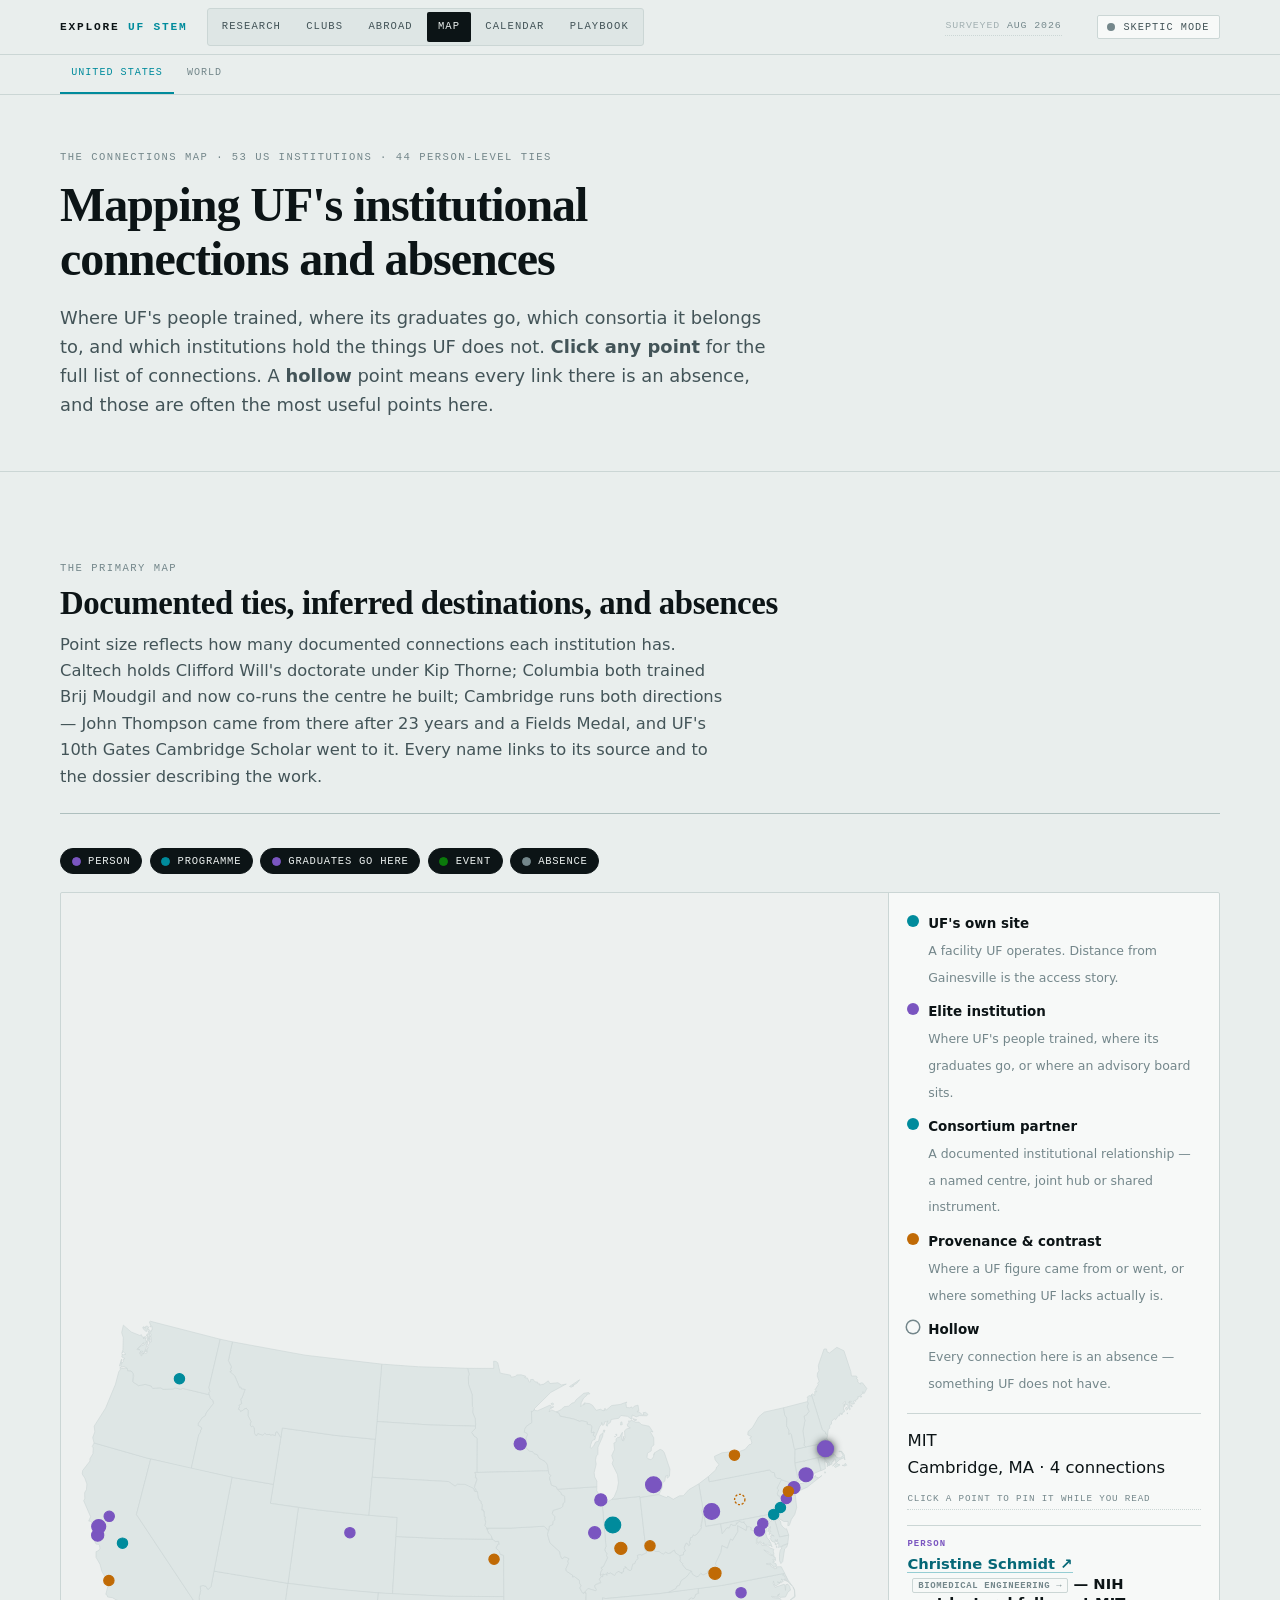
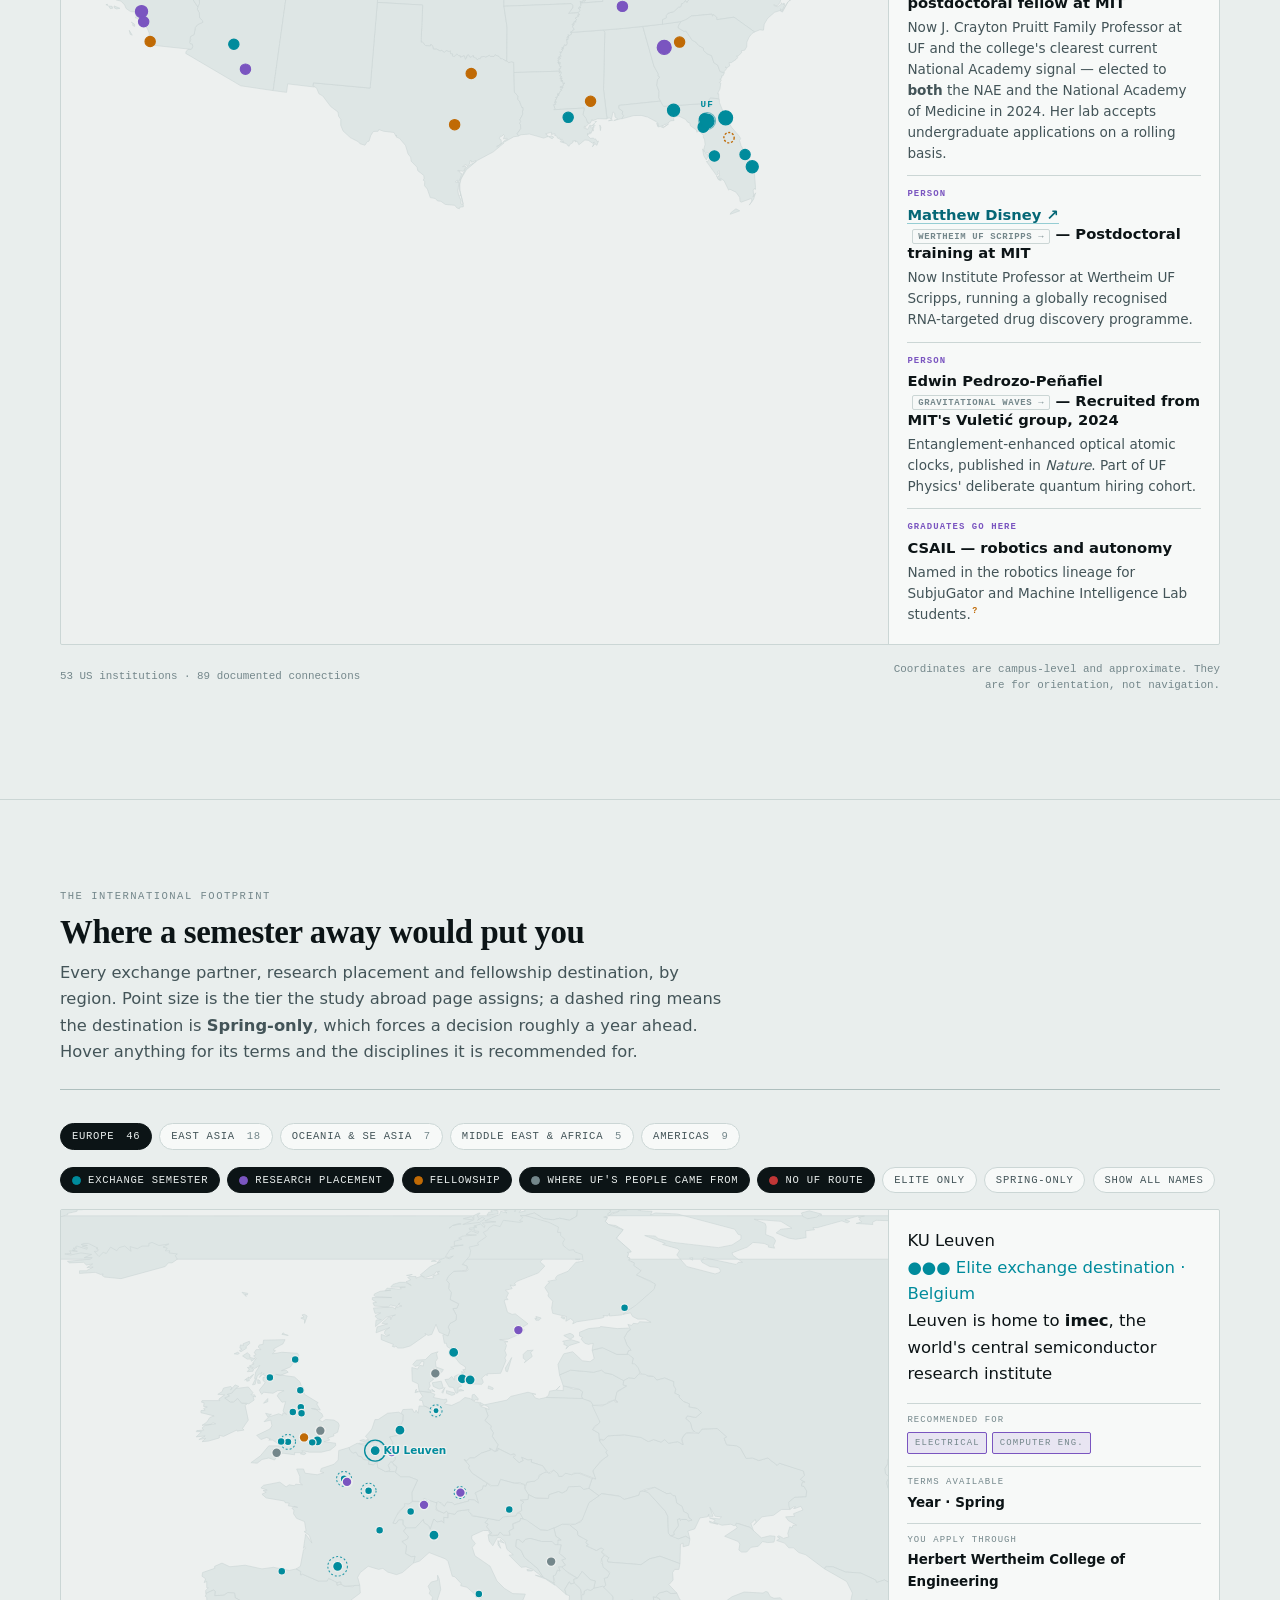
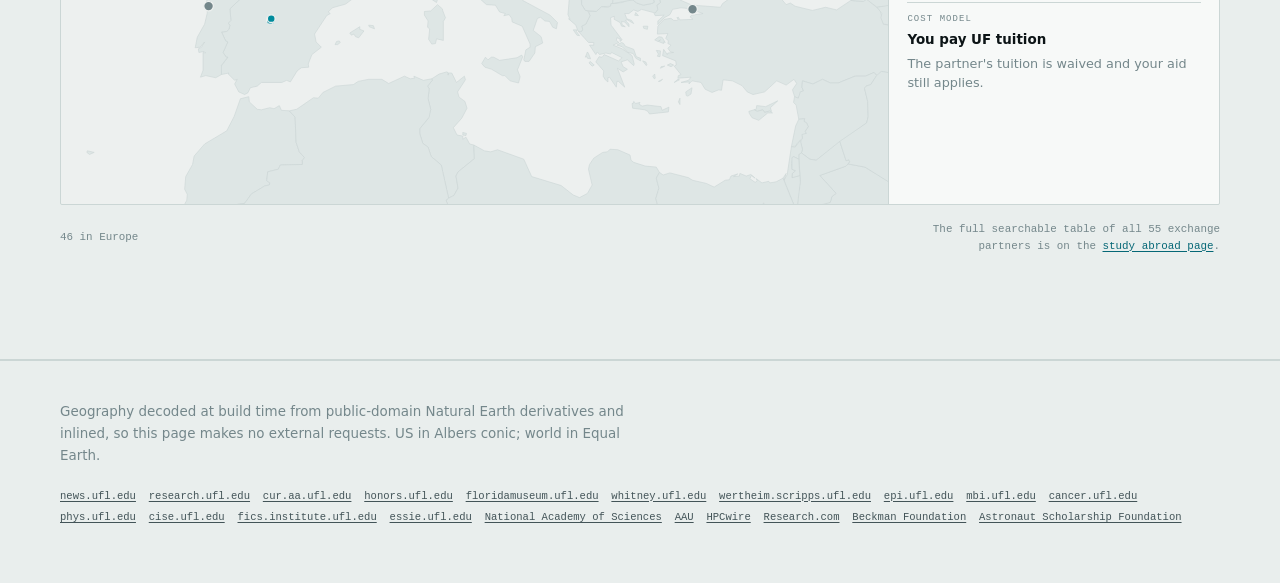
<file: site/map.html>
<!doctype html>
<html lang="en">
<head>
<meta charset="utf-8">
<meta name="viewport" content="width=device-width, initial-scale=1">
<title>UF STEM Connections Map</title>
<meta name="description" content="Where UF's documented partnerships, graduate destinations and absences actually are — plotted.">
<link rel="stylesheet" href="assets/styles.css?v=2026-08-17">
</head>
<body>
<header class="masthead">
  <div class="wrap masthead-in">
    <a href="index.html" class="brand" style="text-decoration:none;color:inherit">Explore <b>UF&nbsp;STEM</b></a>
    <nav class="tracknav" aria-label="Sections">
      <a class="tracklink" href="index.html">Research</a>
      <a class="tracklink" href="clubs.html">Clubs</a>
      <a class="tracklink" href="abroad.html">Abroad</a>
      <a class="tracklink" href="map.html">Map</a>
      <a class="tracklink" href="calendar.html">Calendar</a>
      <a class="tracklink" href="playbook.html">Playbook</a>
    </nav>
    <span class="mastdate" title="Research compiled 16–17 August 2026. Deadlines after that date are extrapolated from the last published cycle, and every unverified claim is marked in the evidence layer."><i>Surveyed</i> Aug 2026</span>
    <button class="skeptic" id="skepticBtn" aria-pressed="false" style="margin-left:auto">
      <span class="dot"></span> Skeptic mode
    </button>
  </div>
</header>
<nav class="sectionnav" id="sectionnav" aria-label="On this page"></nav>

<div class="pagehead">
  <div class="wrap">
    <p class="eyebrow">The connections map · 53 US institutions · 44 person-level ties</p>
    <h1>Mapping UF&#39;s institutional connections and absences</h1>
    <p class="deck">Where UF's people trained, where its graduates go, which consortia it belongs to, and which
    institutions hold the things UF does not. <b>Click any point</b> for the full list of connections.
    A <b>hollow</b> point means every link there is an absence, and those are often the most useful points here.</p>
  </div>
</div>

<main>
<section id="us" data-nav="United States">
  <div class="wrap">
    <div class="plate-head">
      <span class="eyebrow">The primary map</span>
      <h2>Documented ties, inferred destinations, and absences</h2>
      <p class="lede">Point size reflects how many documented connections each institution has. Caltech holds Clifford
      Will's doctorate under Kip Thorne; Columbia both trained Brij Moudgil and now co-runs the centre he built;
      Cambridge runs both directions — John Thompson came from there after 23 years and a Fields Medal, and UF's 10th
      Gates Cambridge Scholar went to it. Every name links to its source and to the dossier describing the work.</p>
      <div class="rule"></div>
    </div>
    <div class="controls" id="maplayers"></div>
    <div class="maplayout">
      <div class="mapstage2" id="usmap"></div>
      <aside class="mapside2">
        <div class="legend" id="maplegend"></div>
        <div id="mapreadout" style="border-top:1px solid var(--hair);padding-top:.9rem"></div>
      </aside>
    </div>
    <div class="controls" style="margin-top:1rem">
      <span class="pcount" id="mapcount2"></span>
      <span class="pcount" style="margin-left:auto;max-width:52ch;text-align:right;line-height:1.5">
        Coordinates are campus-level and approximate. They are for orientation, not navigation.
      </span>
    </div>
  </div>
</section>

<section id="world" data-nav="World" class="band">
  <div class="wrap">
    <div class="plate-head">
      <span class="eyebrow">The international footprint</span>
      <h2>Where a semester away would put you</h2>
      <p class="lede">Every exchange partner, research placement and fellowship destination, by region.
      Point size is the tier the study abroad page assigns; a dashed ring means the destination is
      <b>Spring-only</b>, which forces a decision roughly a year ahead. Hover anything for its terms and
      the disciplines it is recommended for.</p>
      <div class="rule"></div>
    </div>
    <div class="controls" id="worldtabs"></div>
    <div class="controls" id="worldfilters" style="margin-bottom:1rem"></div>
    <div class="maplayout">
      <div class="mapstage2" id="worldmap"></div>
      <aside class="mapside2">
        <div id="worldreadout"></div>
      </aside>
    </div>
    <div class="controls" style="margin-top:1rem">
      <span class="pcount" id="worldcount"></span>
      <span class="pcount" style="margin-left:auto;max-width:50ch;text-align:right;line-height:1.5">
        The full searchable table of all 55 exchange partners is on the
        <a href="abroad.html#exchange">study abroad page</a>.
      </span>
    </div>
  </div>
</section>
</main>

<footer>
  <div class="wrap stack gap-s">
    <p style="max-width:70ch;margin:0">Geography decoded at build time from public-domain Natural Earth derivatives and
    inlined, so this page makes no external requests. US in Albers conic; world in Equal Earth.</p>
    <div class="srcline" id="srcline"></div>
  </div>
</footer>

<script src="assets/geo.js?v=2026-08-17"></script>
<script src="assets/data.js?v=2026-08-17"></script>
<script src="assets/mapdata.js?v=2026-08-17"></script>
<script src="assets/app.js?v=2026-08-17"></script>
</body>
</html>
</file>
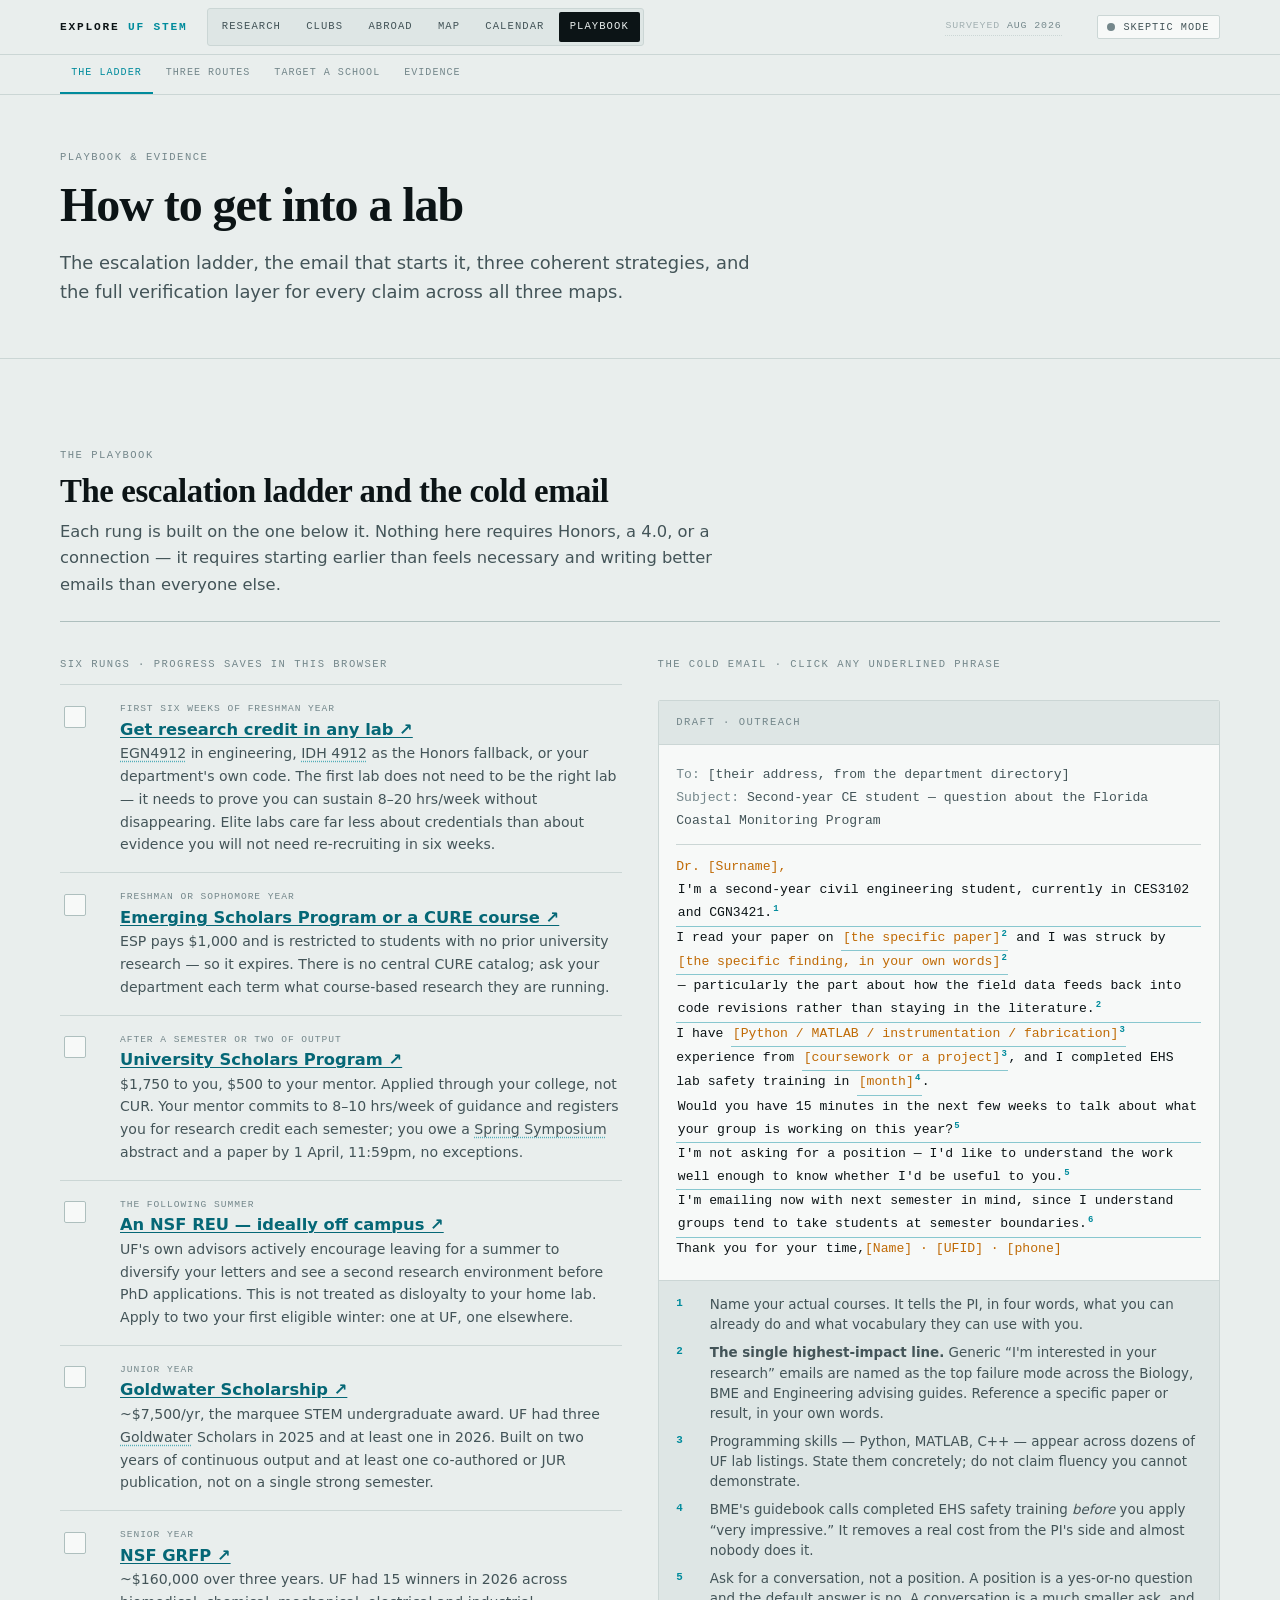
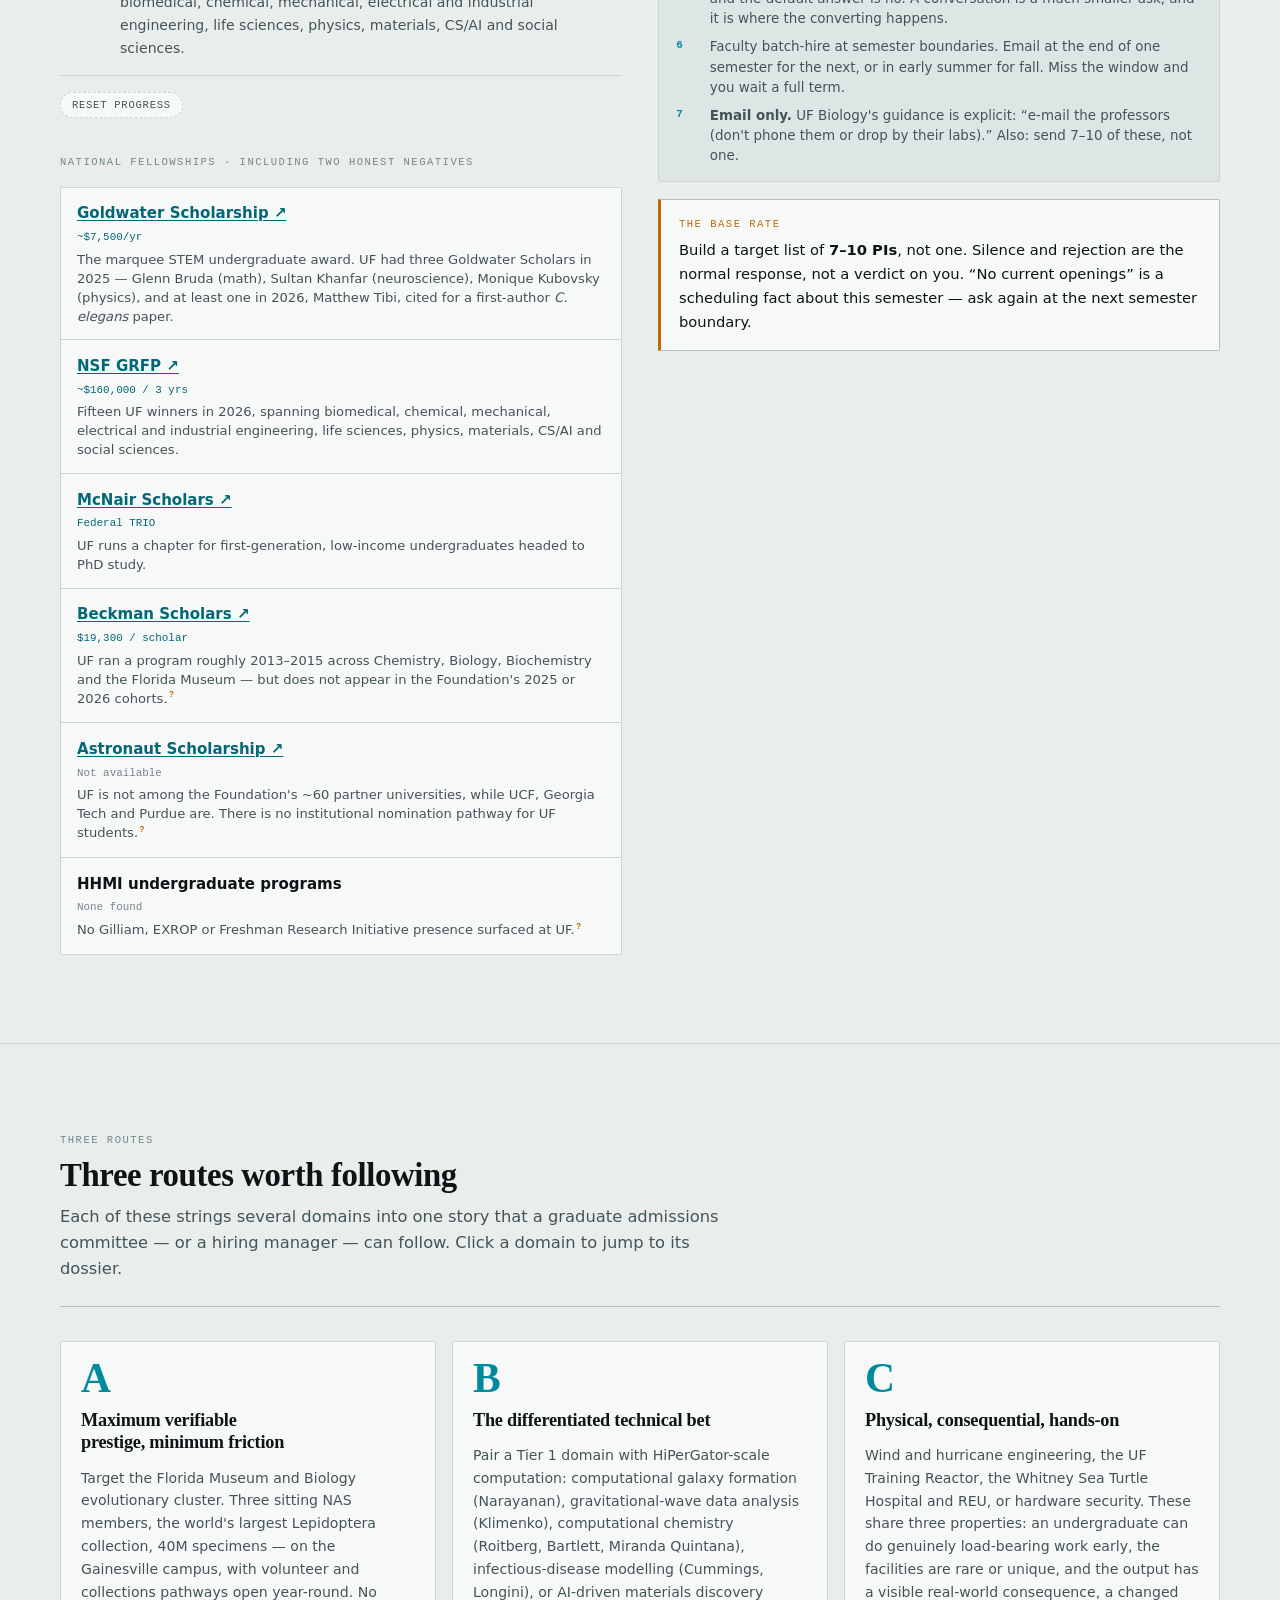
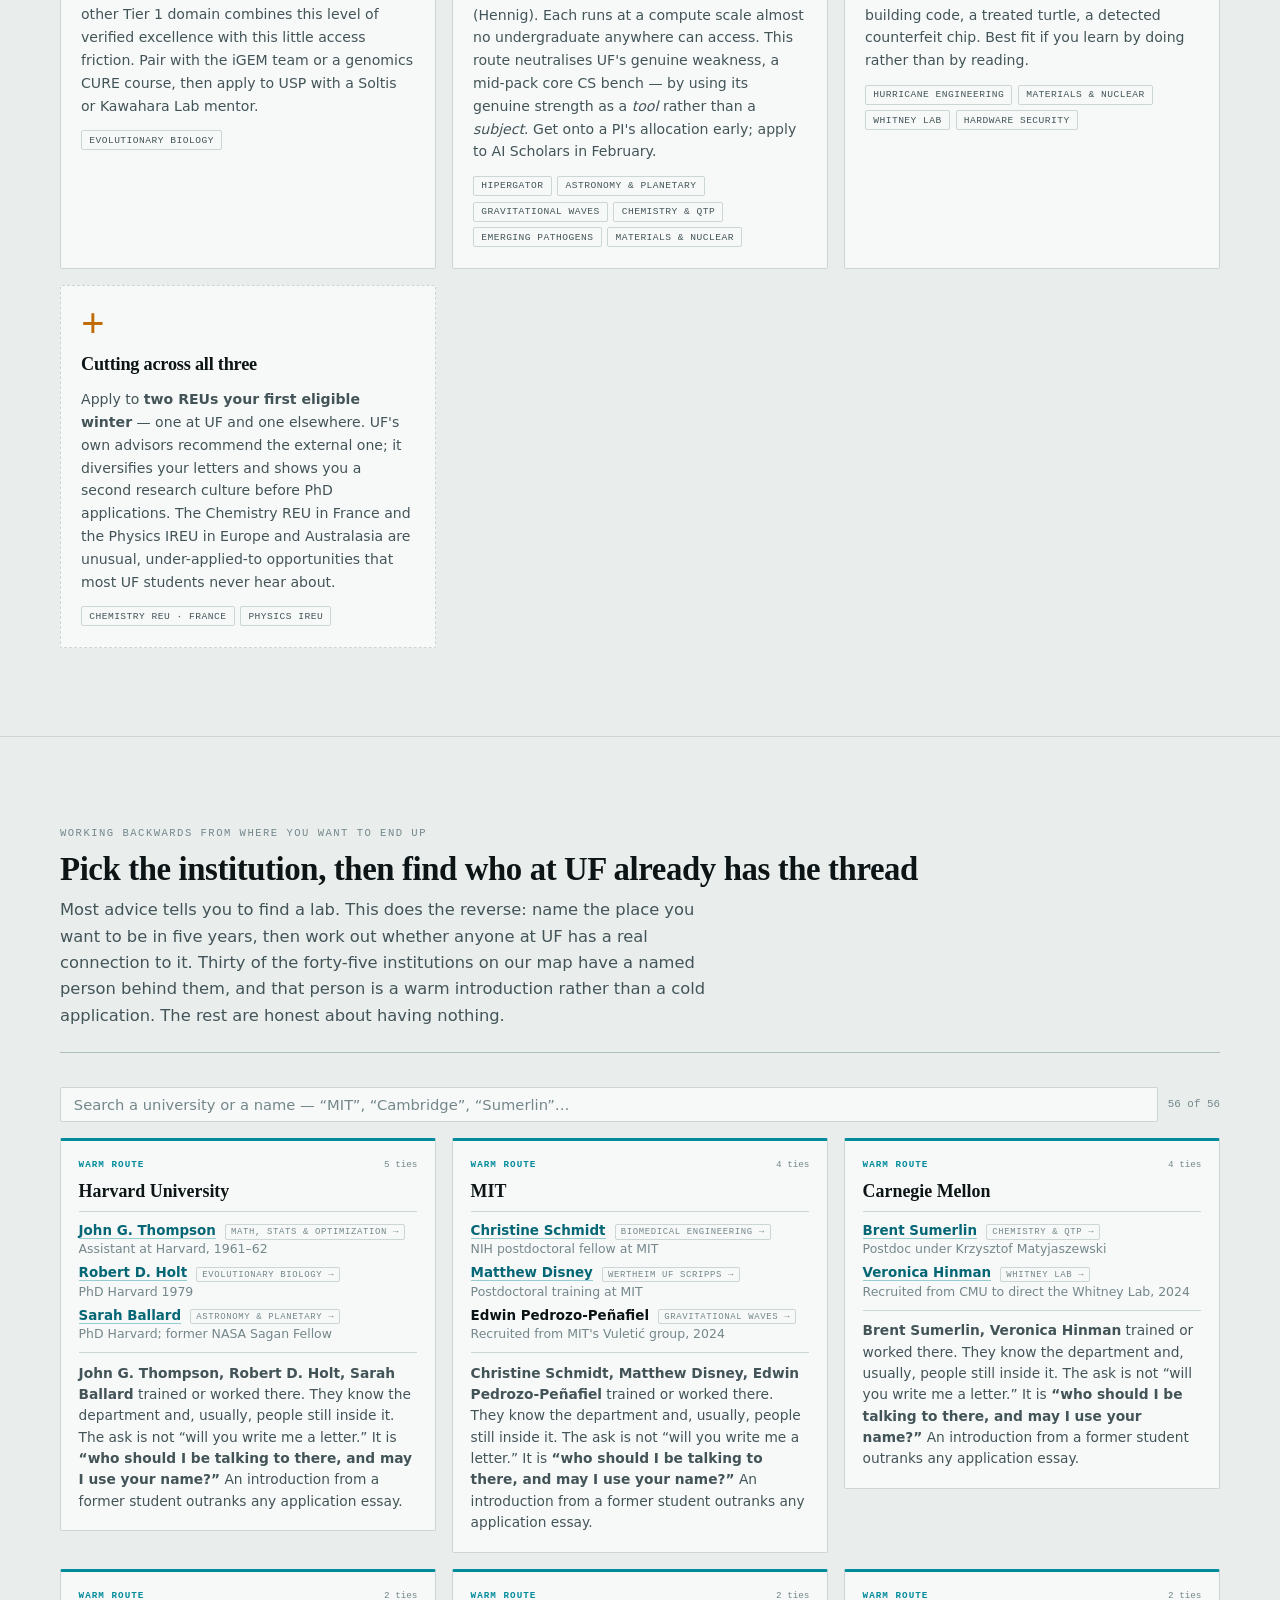
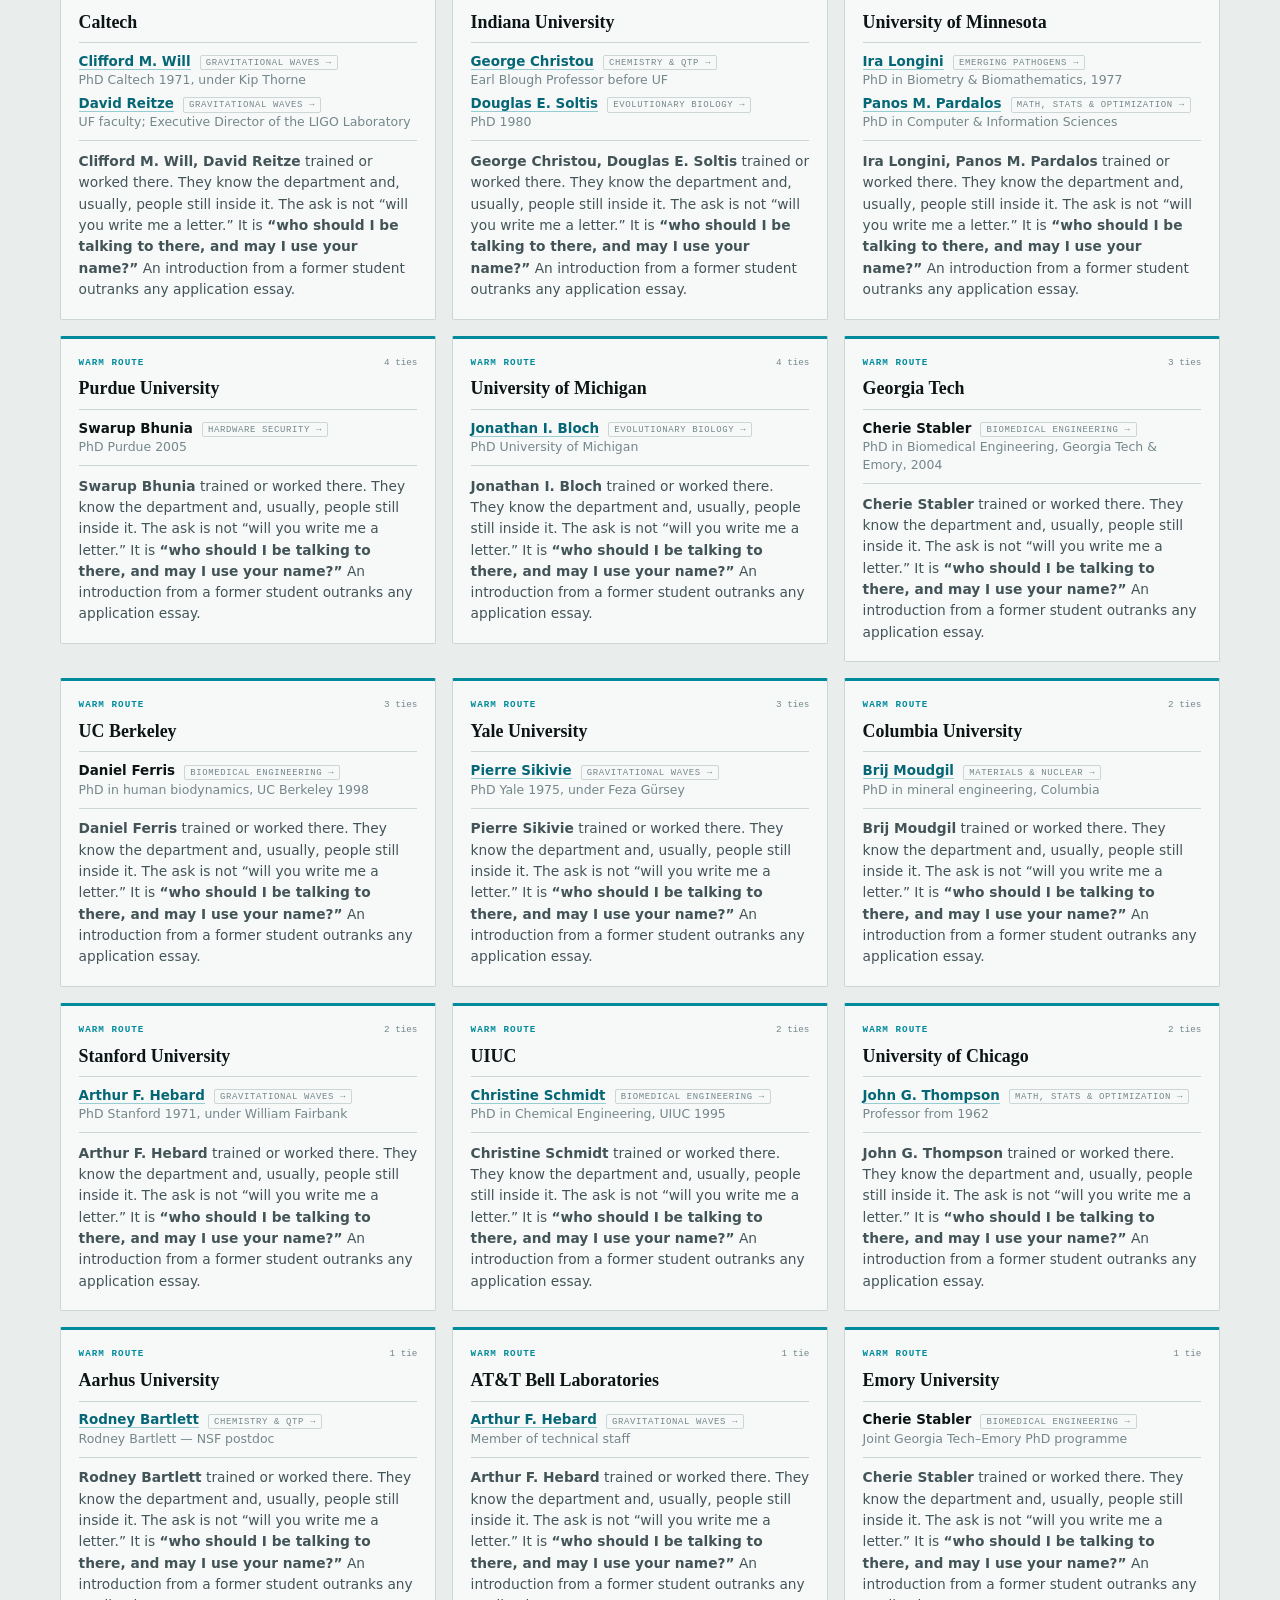
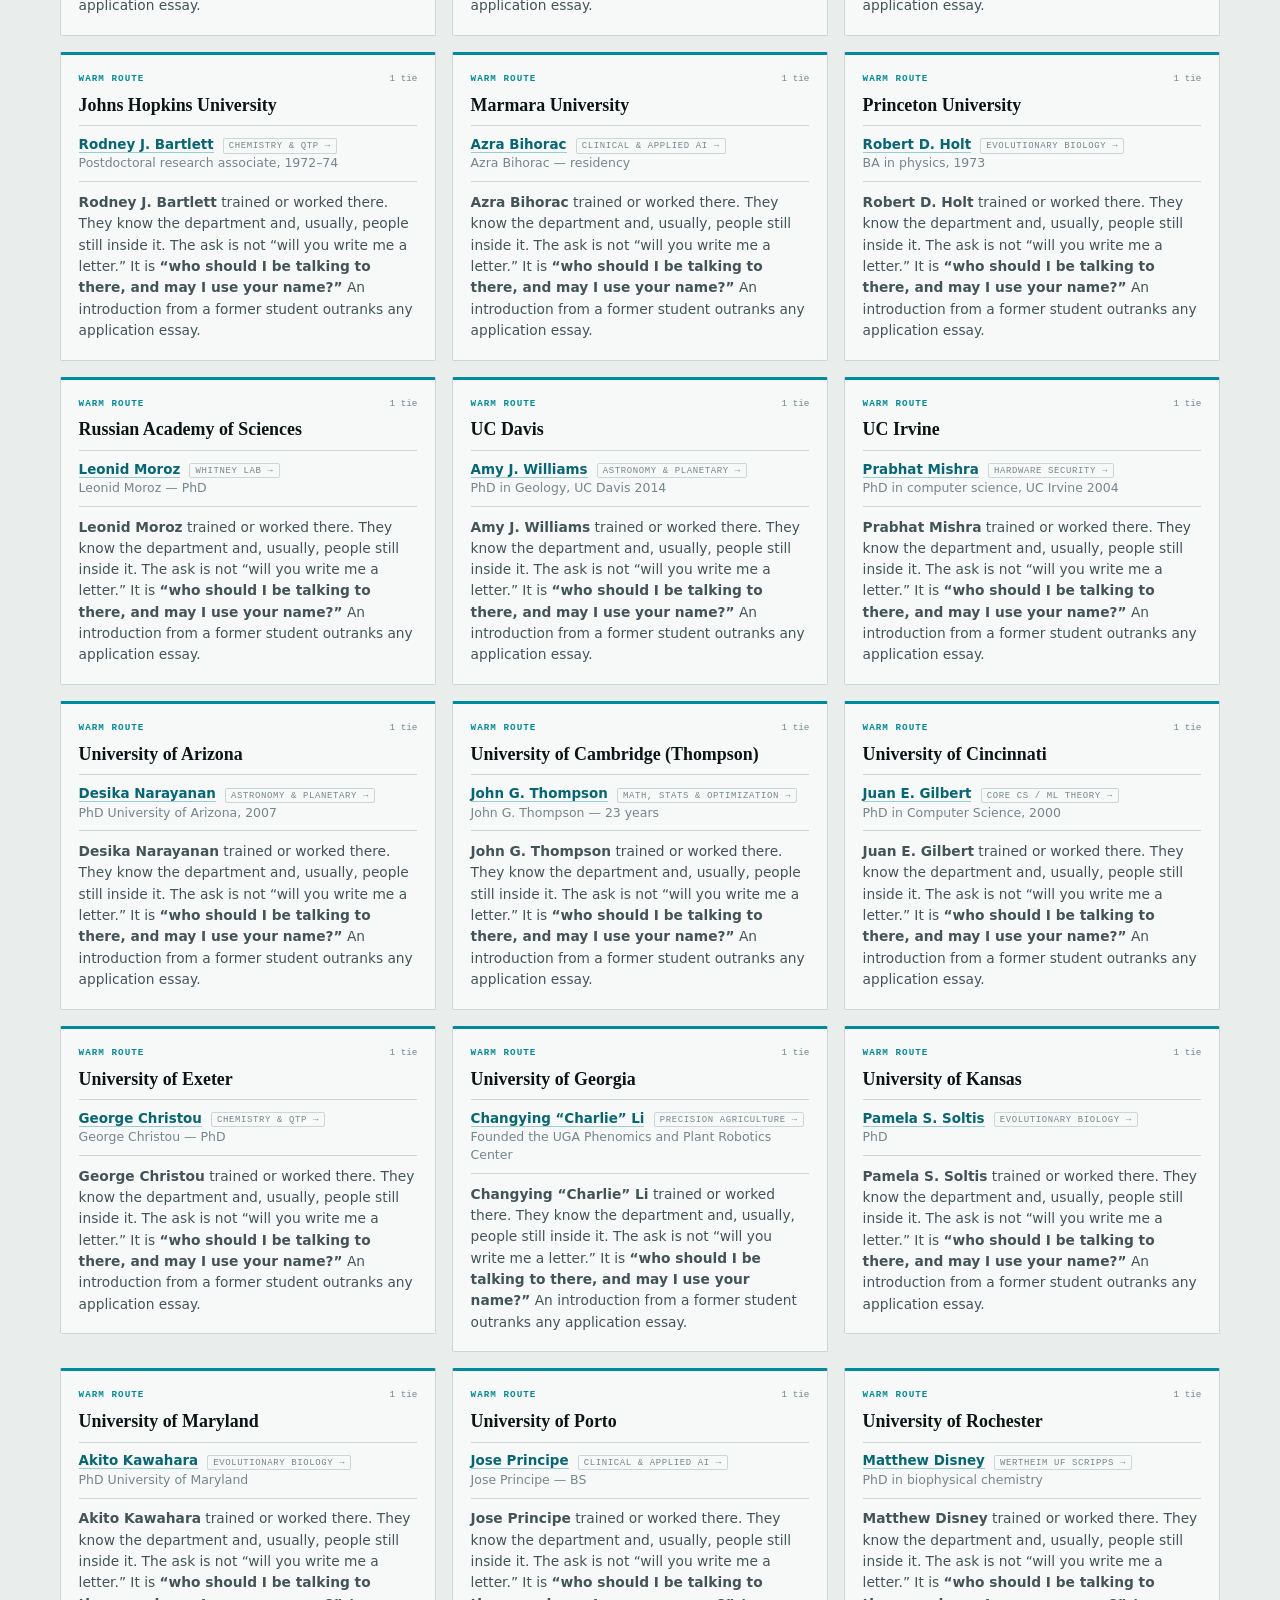
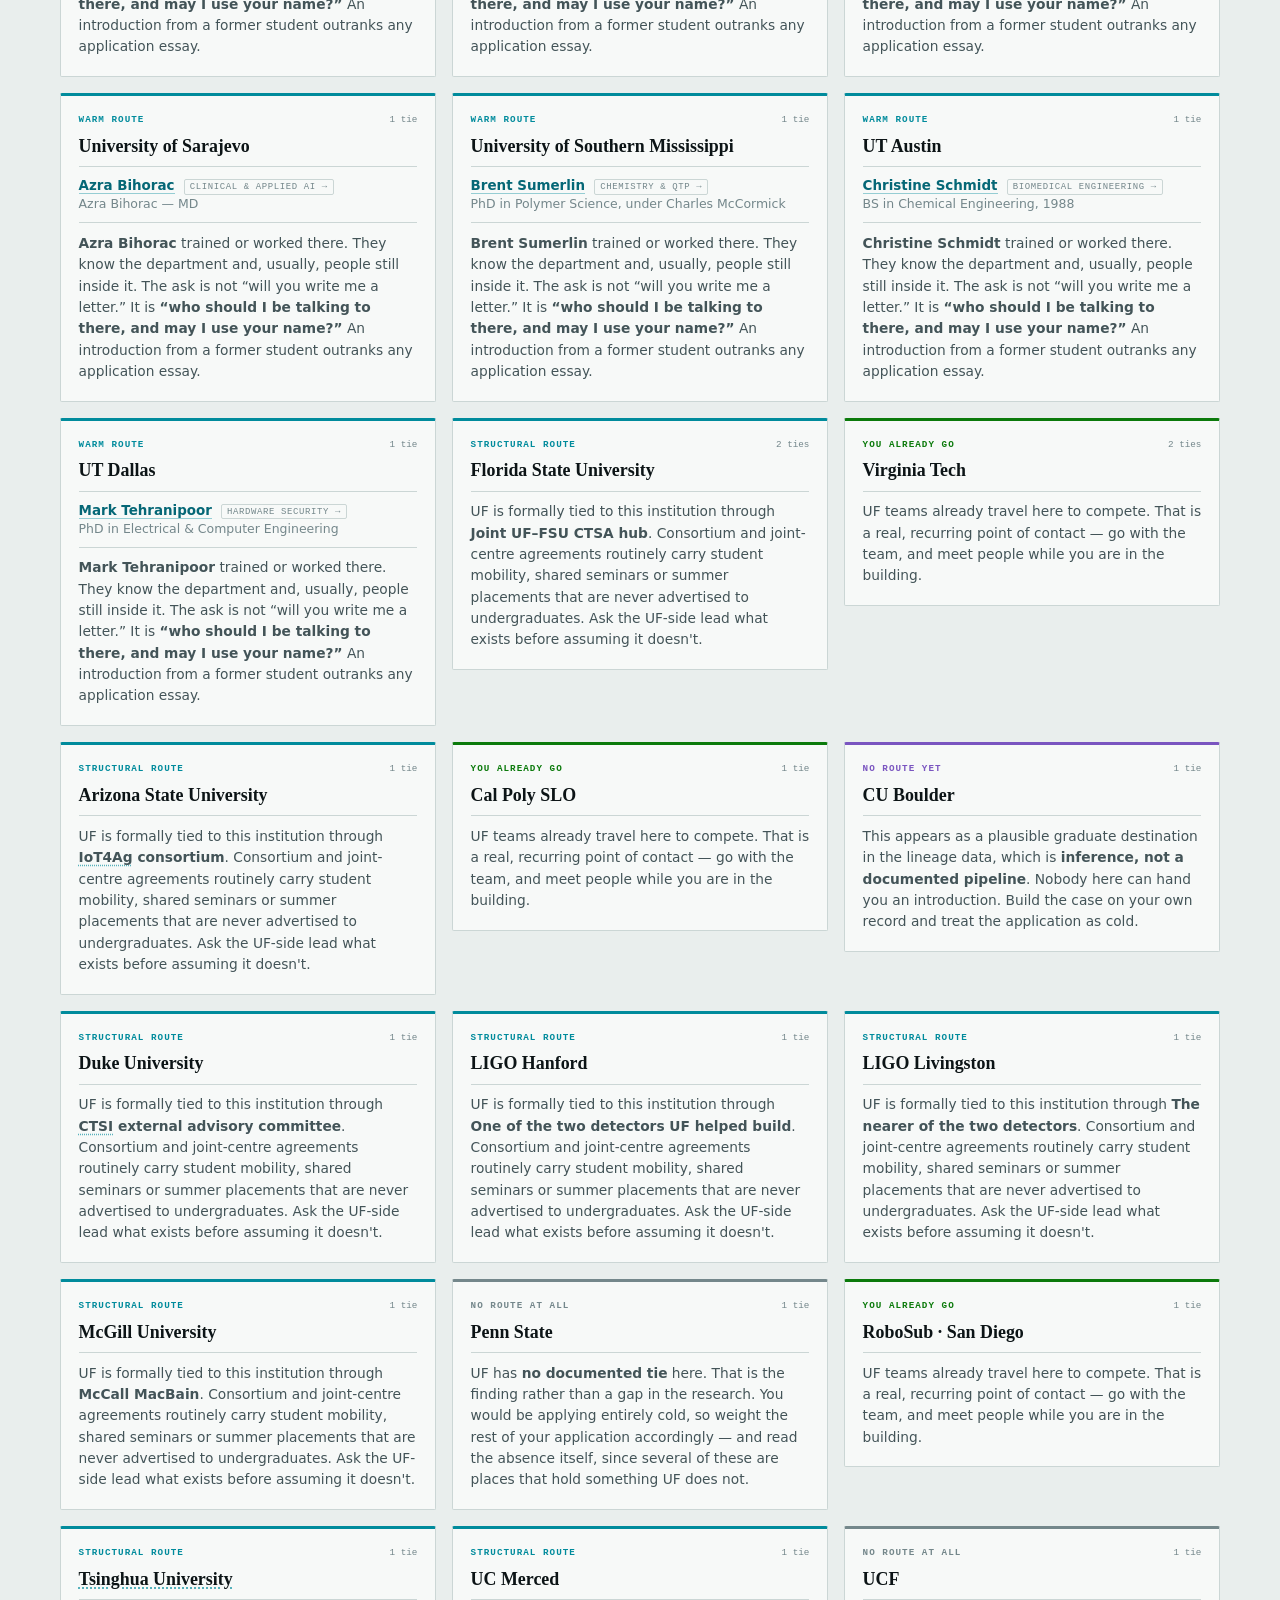
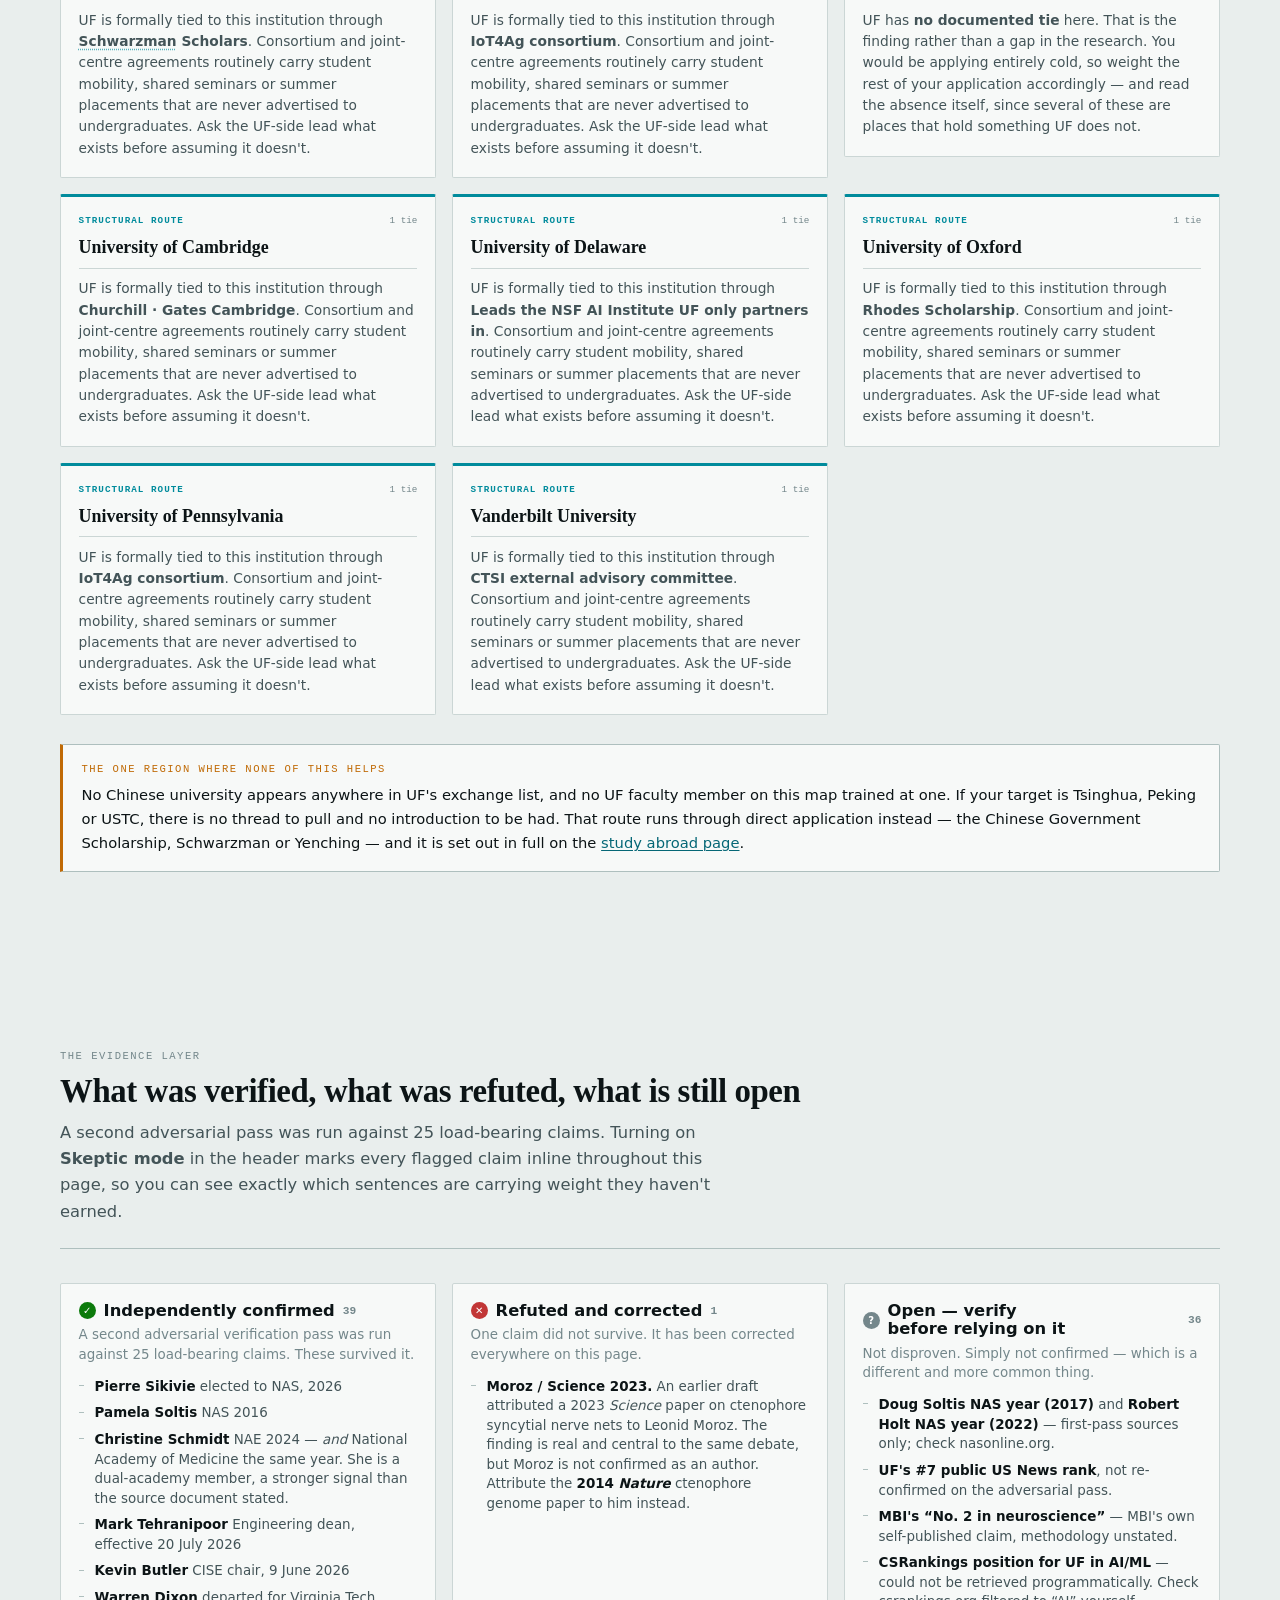
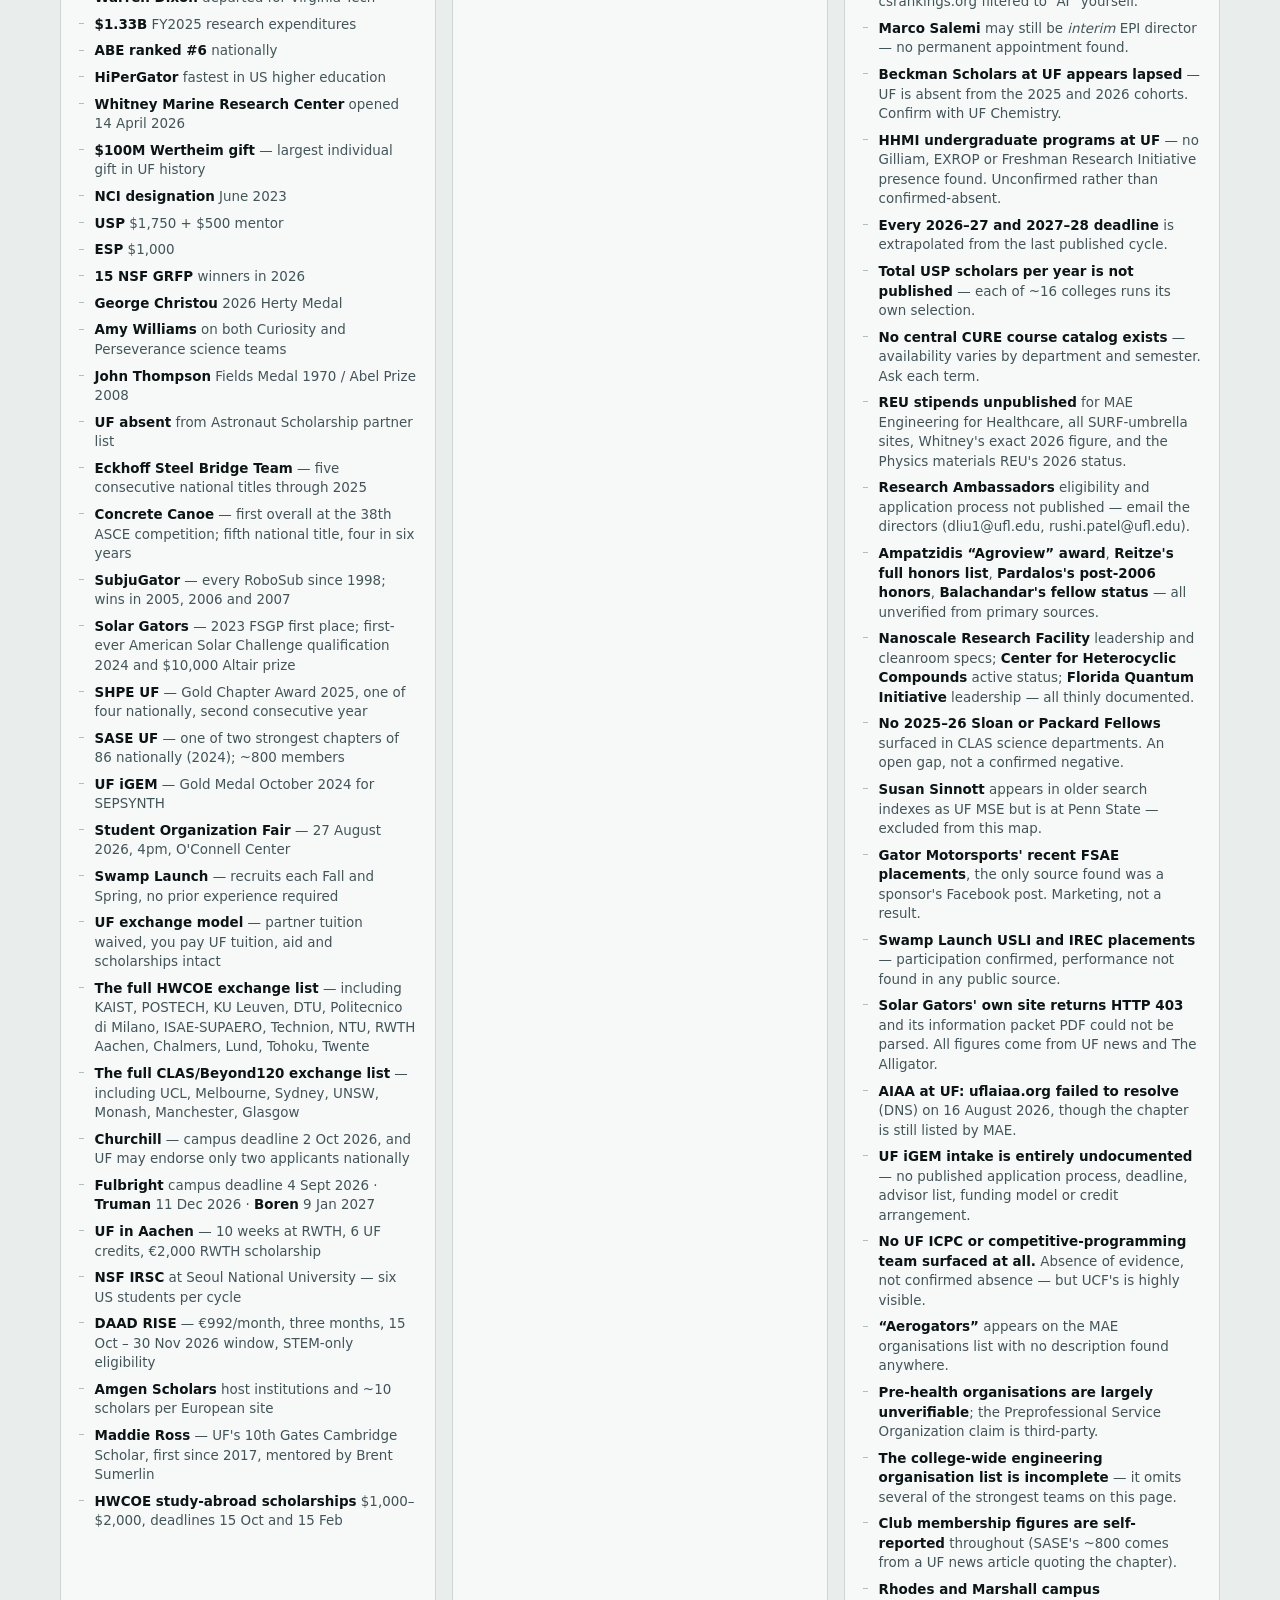
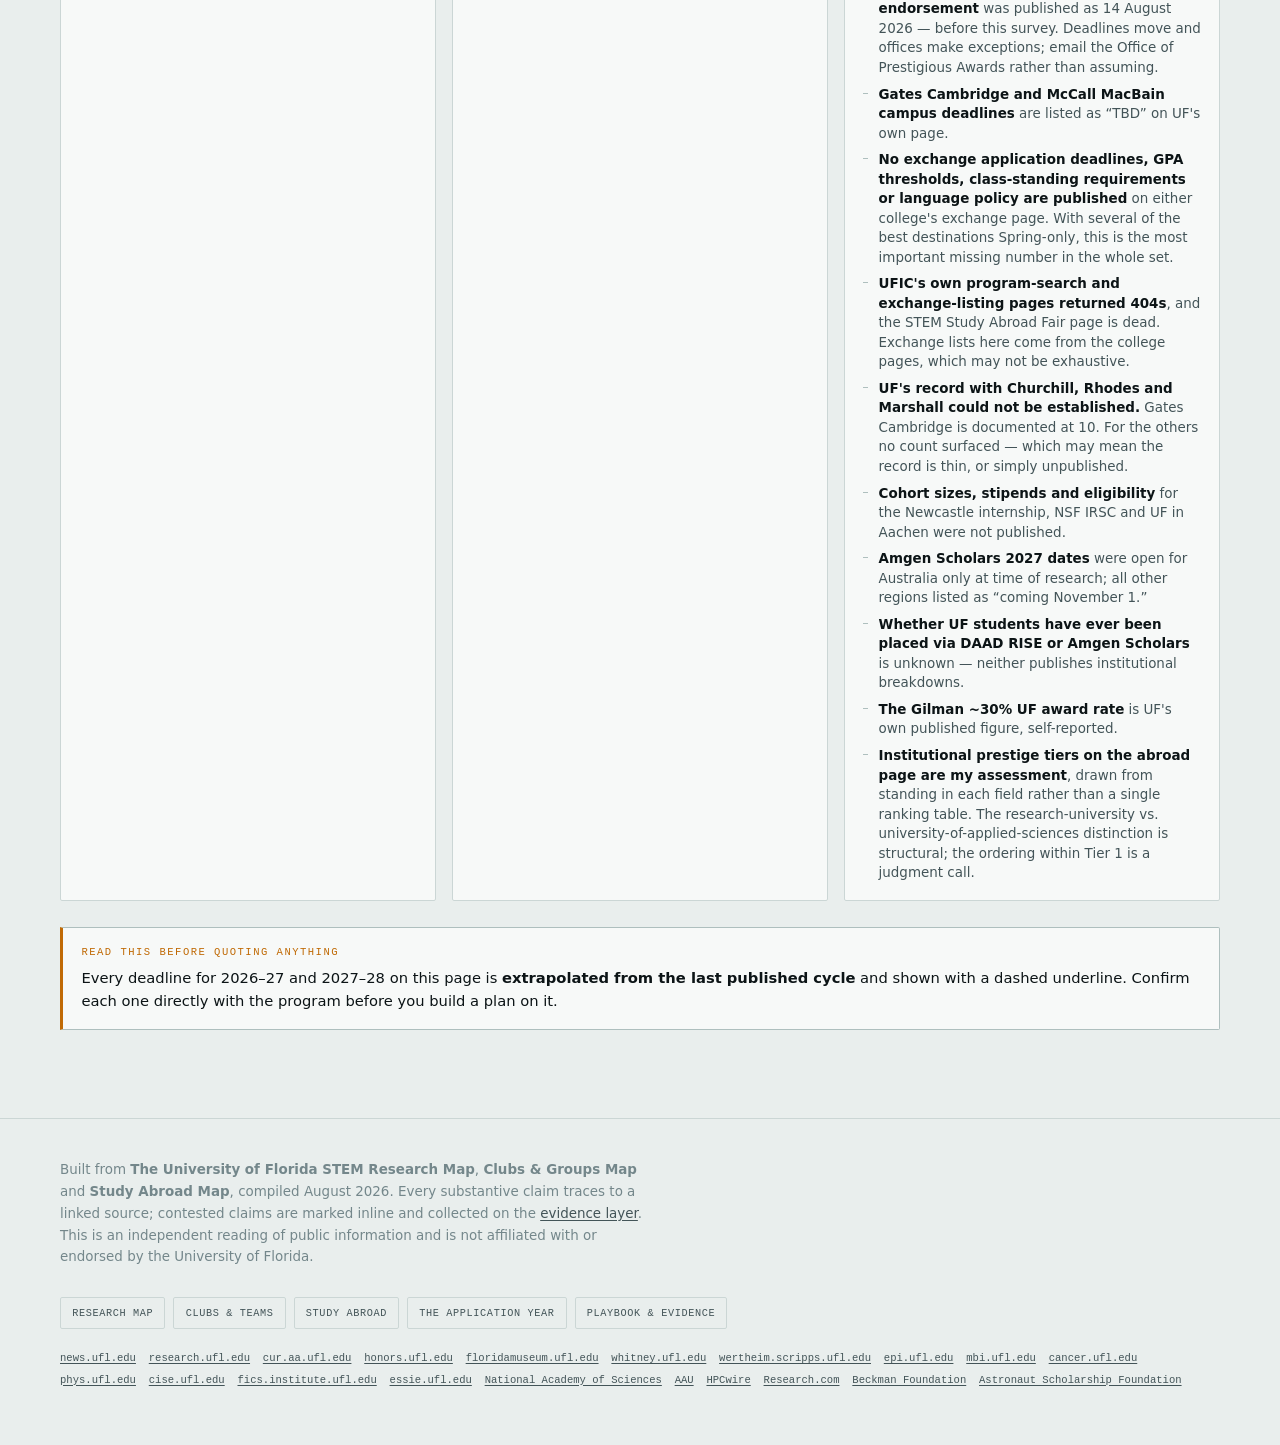
<file: site/playbook.html>
<!doctype html>
<html lang="en">
<head>
<meta charset="utf-8">
<meta name="viewport" content="width=device-width, initial-scale=1">
<title>UF Research Playbook</title>
<meta name="description" content="The escalation ladder, the cold email, three strategies, and the full verification layer.">
<link rel="stylesheet" href="assets/styles.css?v=2026-08-17">
</head>
<body>
<header class="masthead">
  <div class="wrap masthead-in">
    <a href="index.html" class="brand" style="text-decoration:none;color:inherit">Explore <b>UF&nbsp;STEM</b></a>
    <nav class="tracknav" aria-label="Sections">
      <a class="tracklink" href="index.html">Research</a>
      <a class="tracklink" href="clubs.html">Clubs</a>
      <a class="tracklink" href="abroad.html">Abroad</a>
      <a class="tracklink" href="map.html">Map</a>
      <a class="tracklink" href="calendar.html">Calendar</a>
      <a class="tracklink" href="playbook.html">Playbook</a>
    </nav>
    <span class="spinelinks"></span>
    <span class="mastdate" title="Research compiled 16–17 August 2026. Deadlines after that date are extrapolated from the last published cycle, and every unverified claim is marked in the evidence layer."><i>Surveyed</i> Aug 2026</span>
    <button class="skeptic" id="skepticBtn" aria-pressed="false" style="margin-left:auto">
      <span class="dot"></span> Skeptic mode
    </button>
  </div>
</header>
<nav class="sectionnav" id="sectionnav" aria-label="On this page"></nav>
<div class="pagehead">
  <div class="wrap">
    <p class="eyebrow">Playbook &amp; evidence</p>
    <h1>How to get into a lab</h1>
    <p class="deck">The escalation ladder, the email that starts it, three coherent strategies, and the full
    verification layer for every claim across all three maps.</p>
  </div>
</div>
<main>
<section id="ladder" data-nav="The ladder">
  <div class="wrap">
    <div class="plate-head">
      <span class="eyebrow">The playbook</span>
      <h2>The escalation ladder and the cold email</h2>
      <p class="lede">Each rung is built on the one below it. Nothing here requires Honors, a 4.0, or a connection —
      it requires starting earlier than feels necessary and writing better emails than everyone else.</p>
      <div class="rule"></div>
    </div>
    <div style="display:grid;grid-template-columns:repeat(auto-fit,minmax(340px,1fr));gap:2.2rem;align-items:start">
      <div>
        <p class="eyebrow" style="margin-bottom:.7rem">Six rungs · progress saves in this browser</p>
        <div class="ladder" id="ladderList"></div>
        <button class="chip clearer" id="resetLadder" style="margin-top:1rem">Reset progress</button>
        <p class="eyebrow" style="margin:2.2rem 0 0">National fellowships · including two honest negatives</p>
        <div class="fellows" id="fellows"></div>
      </div>
      <div class="stack gap-m">
        <p class="eyebrow">The cold email · click any underlined phrase</p>
        <div class="emailcard" id="emailcard"></div>
        <div class="callout">
          <span class="eyebrow">The base rate</span>
          Build a target list of <b>7–10 PIs</b>, not one. Silence and rejection are the normal response, not a
          verdict on you. “No current openings” is a scheduling fact about this semester — ask again at the next
          semester boundary.
        </div>
      </div>
    </div>
  </div>
</section>

<section id="strategies" data-nav="Three routes" class="band">
  <div class="wrap">
    <div class="plate-head">
      <span class="eyebrow">Three routes</span>
      <h2>Three routes worth following</h2>
      <p class="lede">Each of these strings several domains into one story that a graduate admissions committee — or a
      hiring manager — can follow. Click a domain to jump to its dossier.</p>
      <div class="rule"></div>
    </div>
    <div class="strats" id="strats"></div>
  </div>
</section>

<section id="target" data-nav="Target a school">
  <div class="wrap">
    <div class="plate-head">
      <span class="eyebrow">Working backwards from where you want to end up</span>
      <h2>Pick the institution, then find who at UF already has the thread</h2>
      <p class="lede">Most advice tells you to find a lab. This does the reverse: name the place you want to be in
      five years, then work out whether anyone at UF has a real connection to it. Thirty of the forty-five
      institutions on our map have a named person behind them, and that person is a warm introduction rather than
      a cold application. The rest are honest about having nothing.</p>
      <div class="rule"></div>
    </div>

    <div class="searchrow">
      <input type="search" id="targetsearch" placeholder="Search a university or a name — “MIT”, “Cambridge”, “Sumerlin”…" aria-label="Search institutions">
      <span class="pcount" id="targetcount"></span>
    </div>
    <div class="targetgrid" id="targetlist"></div>

    <div class="callout" style="margin-top:1.8rem">
      <span class="eyebrow">The one region where none of this helps</span>
      No Chinese university appears anywhere in UF's exchange list, and no UF faculty member on this map trained at
      one. If your target is Tsinghua, Peking or USTC, there is no thread to pull and no introduction to be had.
      That route runs through direct application instead — the Chinese Government Scholarship, Schwarzman or
      Yenching — and it is set out in full on the <a href="abroad.html#china">study abroad page</a>.
    </div>
  </div>
</section>

<section id="evidence" data-nav="Evidence">
  <div class="wrap">
    <div class="plate-head">
      <span class="eyebrow">The evidence layer</span>
      <h2>What was verified, what was refuted, what is still open</h2>
      <p class="lede">A second adversarial pass was run against 25 load-bearing claims. Turning on <b>Skeptic mode</b>
      in the header marks every flagged claim inline throughout this page, so you can see exactly which sentences
      are carrying weight they haven't earned.</p>
      <div class="rule"></div>
    </div>
    <div class="evgrid" id="evgrid"></div>
    <div class="callout" style="margin-top:1.6rem">
      <span class="eyebrow">Read this before quoting anything</span>
      Every deadline for 2026–27 and 2027–28 on this page is <b>extrapolated from the last published cycle</b> and shown
      with a dashed underline. Confirm each one directly with the program before you build a plan on it.
    </div>
  </div>
</section>
</main>
<footer>
  <div class="wrap stack gap-s">
    <p style="max-width:70ch;margin:0">
      Built from <b>The University of Florida STEM Research Map</b>, <b>Clubs &amp; Groups Map</b> and
      <b>Study Abroad Map</b>, compiled August 2026. Every substantive claim traces to a linked source; contested
      claims are marked inline and collected on the <a href="playbook.html#evidence">evidence layer</a>.
      This is an independent reading of public information and is not affiliated with or endorsed by the
      University of Florida.
    </p>
    <div class="crosslink">
      <a href="index.html">Research map</a><a href="clubs.html">Clubs &amp; teams</a><a href="abroad.html">Study abroad</a>
      <a href="calendar.html">The application year</a><a href="playbook.html">Playbook &amp; evidence</a>
    </div>
    <div class="srcline" id="srcline"></div>
  </div>
</footer>
<script src="assets/data.js?v=2026-08-17"></script>
<script src="assets/mapdata.js?v=2026-08-17"></script>
<script src="assets/app.js?v=2026-08-17"></script>
</body>
</html>
</file>
<file: site/assets/styles.css>
/* ============================================================
   TOKENS — light is the bare :root; dark redefined twice
   (media query for OS setting, [data-theme] for explicit toggle)
   ============================================================ */
:root {
  color-scheme: light;

  /* grounds — cool blue-green chart paper */
  --page:        #E9EEED;
  --surface:     #F7F9F8;
  --plot:        #EDF0EF;
  --sunken:      #DEE6E5;
  --wash:        rgba(0, 139, 156, 0.07);

  /* ink */
  --ink:         #0C1416;
  --ink-2:       #435458;
  --ink-3:       #74878B;

  /* rules */
  --hair:        #CBD6D5;
  --rule:        #AEBFBE;
  --ring:        rgba(12, 20, 22, 0.12);

  /* accents */
  --t1:          #008B9C;   /* tier 1 — teal */
  --t2:          #7A55C0;   /* tier 2 — violet */
  --t3:          #C06A05;   /* tier 3 — amber */
  --t1-wash:     rgba(0, 139, 156, 0.13);
  --t2-wash:     rgba(122, 85, 192, 0.13);
  --t3-wash:     rgba(192, 106, 5, 0.13);
  --accent:      #008B9C;
  --accent-deep: #056776;
  --signal:      #C06A05;

  /* evidence status */
  --ok:          #0B7A0B;
  --bad:         #C13636;
  --unk:         #74878B;

  --shadow:      0 1px 0 rgba(12,20,22,.04), 0 8px 24px -18px rgba(12,20,22,.5);
}
@media (prefers-color-scheme: dark) {
  :root:not([data-theme="light"]) {
    color-scheme: dark;
    --page:        #0B1113;
    --surface:     #111A1D;
    --plot:        #0F171A;
    --sunken:      #070C0E;
    --wash:        rgba(34, 163, 182, 0.10);
    --ink:         #EEF4F3;
    --ink-2:       #A0B3B5;
    --ink-3:       #74898C;
    --hair:        #212E32;
    --rule:        #33464B;
    --ring:        rgba(238, 244, 243, 0.14);
    --t1:          #22A3B6;
    --t2:          #8E72D8;
    --t3:          #C67F1C;
    --t1-wash:     rgba(34, 163, 182, 0.16);
    --t2-wash:     rgba(142, 114, 216, 0.16);
    --t3-wash:     rgba(198, 127, 28, 0.16);
    --accent:      #22A3B6;
    --accent-deep: #56C4D4;
    --signal:      #D9932C;
    --ok:          #34B534;
    --bad:         #E06B6B;
    --unk:         #74898C;
    --shadow:      0 1px 0 rgba(0,0,0,.3), 0 10px 30px -20px #000;
  }
}
:root[data-theme="dark"] {
  color-scheme: dark;
  --page:        #0B1113;
  --surface:     #111A1D;
  --plot:        #0F171A;
  --sunken:      #070C0E;
  --wash:        rgba(34, 163, 182, 0.10);
  --ink:         #EEF4F3;
  --ink-2:       #A0B3B5;
  --ink-3:       #74898C;
  --hair:        #212E32;
  --rule:        #33464B;
  --ring:        rgba(238, 244, 243, 0.14);
  --t1:          #22A3B6;
  --t2:          #8E72D8;
  --t3:          #C67F1C;
  --t1-wash:     rgba(34, 163, 182, 0.16);
  --t2-wash:     rgba(142, 114, 216, 0.16);
  --t3-wash:     rgba(198, 127, 28, 0.16);
  --accent:      #22A3B6;
  --accent-deep: #56C4D4;
  --signal:      #D9932C;
  --ok:          #34B534;
  --bad:         #E06B6B;
  --unk:         #74898C;
  --shadow:      0 1px 0 rgba(0,0,0,.3), 0 10px 30px -20px #000;
}

/* ============================================================
   TYPE — three roles: plate serif / body sans / survey mono
   ============================================================ */
:root {
  --mast-h: 54px;
  --nav-h: 40px;
  --display: "Iowan Old Style", "Charter", "Palatino Linotype", Palatino, Georgia, serif;
  --body: "Avenir Next", "Segoe UI", system-ui, -apple-system, sans-serif;
  --mono: ui-monospace, "SF Mono", "Cascadia Mono", Menlo, Consolas, monospace;
}

* { box-sizing: border-box; }

body {
  margin: 0;
  background: var(--page);
  color: var(--ink);
  font-family: var(--body);
  font-size: 16.5px;
  line-height: 1.62;
  -webkit-font-smoothing: antialiased;
}

h1, h2, h3, h4 { font-family: var(--display); font-weight: 700; text-wrap: balance; margin: 0; line-height: 1.14; letter-spacing: -0.012em; }
h1 { font-size: clamp(2.1rem, 5.2vw, 3.5rem); letter-spacing: -0.022em; }
h2 { font-size: clamp(1.5rem, 3vw, 2.05rem); }
h3 { font-size: 1.24rem; line-height: 1.24; }
h4 { font-size: 1.02rem; font-family: var(--body); font-weight: 650; letter-spacing: 0; }
p  { margin: 0 0 0.9em; }
a  { color: var(--accent-deep); text-underline-offset: 2px; text-decoration-thickness: 1px; }
a:hover { color: var(--accent); }
:focus-visible { outline: 2px solid var(--accent); outline-offset: 2px; border-radius: 2px; }

.eyebrow {
  font-family: var(--mono);
  font-size: 0.66rem;
  letter-spacing: 0.14em;
  text-transform: uppercase;
  color: var(--ink-3);
  font-weight: 500;
}
.num { font-family: var(--mono); font-variant-numeric: tabular-nums; }

/* ============================================================
   LAYOUT
   ============================================================ */
.wrap { width: min(1160px, 100% - 2.5rem); margin-inline: auto; }
.prose { max-width: 68ch; }
section { padding-block: clamp(3rem, 7vw, 5.5rem); }
.stack { display: flex; flex-direction: column; }
.gap-s  { gap: .6rem; }  .gap-m { gap: 1.1rem; }
.gap-l  { gap: 1.9rem; } .gap-xl { gap: 3rem; }

.plate-head { display: flex; flex-direction: column; gap: .55rem; margin-bottom: 2.1rem; }
.plate-head .rule { height: 1px; background: var(--rule); margin-top: .9rem; }
.plate-head .lede { color: var(--ink-2); max-width: 64ch; margin: 0; font-size: 1.02rem; }

.panel {
  background: var(--surface);
  border: 1px solid var(--hair);
  border-radius: 2px;
}

/* ============================================================
   MASTHEAD / NAV
   ============================================================ */
.masthead {
  position: sticky; top: 0; z-index: 60;
  background: color-mix(in srgb, var(--page) 88%, transparent);
  backdrop-filter: blur(14px);
  border-bottom: 1px solid var(--hair);
}
.masthead-in { display: flex; align-items: center; gap: 1.2rem; height: var(--mast-h); }
.brand { font-family: var(--mono); font-size: .7rem; letter-spacing: .16em; text-transform: uppercase; font-weight: 600; white-space: nowrap; }
.brand b { color: var(--accent); font-weight: 600; }
.navlinks { display: flex; gap: .1rem; overflow-x: auto; scrollbar-width: none; margin-left: auto; }
.navlinks::-webkit-scrollbar { display: none; }
.navlinks a {
  font-family: var(--mono); font-size: .66rem; letter-spacing: .1em; text-transform: uppercase;
  color: var(--ink-3); text-decoration: none; padding: .45rem .55rem; white-space: nowrap; border-radius: 2px;
}
.navlinks a:hover { color: var(--ink); background: var(--wash); }
@media (max-width: 720px) { .navlinks { display: none; } }

/* skeptic toggle */
.skeptic {
  display: inline-flex; align-items: center; gap: .5rem; cursor: pointer;
  font-family: var(--mono); font-size: .64rem; letter-spacing: .1em; text-transform: uppercase;
  color: var(--ink-2); border: 1px solid var(--hair); background: var(--surface);
  padding: .34rem .6rem; border-radius: 2px; white-space: nowrap;
}
.skeptic:hover { border-color: var(--rule); }
.skeptic .dot { width: 8px; height: 8px; border-radius: 50%; background: var(--ink-3); box-shadow: 0 0 0 3px transparent; transition: .18s; }
body.skeptic-on .skeptic .dot { background: var(--signal); box-shadow: 0 0 0 3px color-mix(in srgb, var(--signal) 22%, transparent); }
body.skeptic-on .skeptic { border-color: var(--signal); color: var(--ink); }

/* ============================================================
   HERO
   ============================================================ */
.hero { position: relative; overflow: hidden; border-bottom: 1px solid var(--hair); padding-block: clamp(3.2rem, 8vw, 6rem) clamp(2.6rem, 6vw, 4rem); }
#contours { position: absolute; inset: 0; width: 100%; height: 100%; opacity: .55; pointer-events: none; }
.hero-in { position: relative; }
.hero h1 { max-width: 20ch; margin-top: .8rem; }
.hero .deck { font-size: clamp(1.02rem, 1.7vw, 1.18rem); color: var(--ink-2); max-width: 56ch; margin-top: 1.2rem; }
.hero .deck strong { color: var(--ink); font-weight: 600; }

.statstrip { display: grid; grid-template-columns: repeat(3, 1fr); gap: 1px; background: var(--hair); border: 1px solid var(--hair); margin-top: 2.6rem; border-radius: 2px; overflow: hidden; }
@media (max-width: 860px) { .statstrip { grid-template-columns: repeat(2, 1fr); } }
@media (max-width: 440px) { .statstrip { grid-template-columns: 1fr; } }
.stat { background: var(--surface); padding: .95rem 1rem 1rem; display: flex; flex-direction: column; gap: .18rem; }
.stat .v { font-family: var(--mono); font-size: 1.34rem; font-weight: 600; letter-spacing: -0.02em; font-variant-numeric: tabular-nums; }
.stat .k { font-size: .76rem; color: var(--ink-3); line-height: 1.32; }

/* ============================================================
   CLAIM / FLAG MARKERS  (skeptic mode)
   ============================================================ */
.claim {
  font: inherit; color: inherit; background: none; border: 0; padding: 0; margin: 0; cursor: help;
  border-bottom: 1px dotted transparent; text-align: inherit;
}
.claim sup {
  font-family: var(--mono); font-size: .62em; font-weight: 700; padding-left: .18em;
  color: var(--signal); vertical-align: super;
}
.claim:hover { border-bottom-color: var(--signal); }
body.skeptic-on .claim { border-bottom-color: var(--signal); background: color-mix(in srgb, var(--signal) 11%, transparent); }
body.skeptic-on .claim sup { color: var(--signal); }
.claim-note {
  display: none; font-size: .84rem; line-height: 1.5; color: var(--ink-2);
  border-left: 2px solid var(--signal); background: var(--sunken);
  padding: .6rem .8rem; margin: .55rem 0 .8rem; border-radius: 0 2px 2px 0;
}
.claim-note.open { display: block; }
.claim-note b { font-family: var(--mono); font-size: .68rem; letter-spacing: .08em; text-transform: uppercase; color: var(--signal); display: block; margin-bottom: .2rem; }

/* ============================================================
   THE GAP FIGURE
   ============================================================ */
/* The gap figure. Type is set here rather than inline so it scales with the
   design system, and the SVG no longer needs overflow:visible — everything is
   inside the viewBox with real margins. */
.gapfig { padding: 1.9rem 2rem 1.7rem; }
.gapfig svg { width: 100%; height: auto; display: block; }
.gf-tick { font-family: var(--mono); font-size: 12px; letter-spacing: .06em; fill: var(--ink-3); }
.gf-name { font-family: var(--body); font-size: 16px; font-weight: 620; fill: var(--ink); }
.gf-sub  { font-family: var(--mono); font-size: 12.5px; letter-spacing: .04em; }
.gf-axis { font-family: var(--mono); font-size: 11.5px; letter-spacing: .1em;
  text-transform: uppercase; fill: var(--ink-3); }
.gf-bracket line { stroke: var(--signal); stroke-width: 1.5; }
.gf-bracket-l { font-family: var(--mono); font-size: 11.5px; letter-spacing: .12em;
  text-transform: uppercase; fill: var(--signal); font-weight: 600; }
.gf-mark circle { transition: r .15s ease; }
@media (max-width: 700px) { .gapfig { padding: 1.2rem 1rem; } }

/* ============================================================
   MAP
   ============================================================ */
.controls { display: flex; flex-wrap: wrap; gap: .45rem; align-items: center; margin-bottom: 1.1rem; }
.chip {
  font-family: var(--mono); font-size: .66rem; letter-spacing: .07em; text-transform: uppercase;
  border: 1px solid var(--hair); background: var(--surface); color: var(--ink-2);
  padding: .38rem .68rem; border-radius: 999px; cursor: pointer; transition: .14s;
}
.chip:hover { border-color: var(--rule); color: var(--ink); }
.chip[aria-pressed="true"] { background: var(--ink); color: var(--page); border-color: var(--ink); }
.chip.clearer { border-style: dashed; }
.chip.ro-go { margin-top: .8rem; border-color: var(--rule); }
.linkish { font: inherit; color: var(--accent-deep); background: none; border: 0; padding: 0; cursor: pointer; text-align: left; text-decoration: underline; text-underline-offset: 2px; text-decoration-thickness: 1px; }
.linkish:hover { color: var(--accent); }
.pdm .linkish { color: inherit; text-decoration: none; }
.pdm .linkish:hover { color: var(--accent); }
.autolink { color: inherit; text-decoration: underline; text-decoration-style: dotted;
  text-decoration-color: color-mix(in srgb, var(--accent) 65%, transparent); text-underline-offset: 3px; }
.autolink:hover { color: var(--accent); text-decoration-style: solid; }
.doors a, .entries a { color: var(--accent-deep); }
.fellows { display: grid; grid-template-columns: repeat(auto-fit, minmax(280px, 1fr)); gap: 1px; background: var(--hair); border: 1px solid var(--hair); border-radius: 2px; overflow: hidden; margin-top: 1rem; }
.fellow { background: var(--surface); padding: .85rem 1rem; display: flex; flex-direction: column; gap: .2rem; }
.fellow .fn { font-weight: 650; font-size: .94rem; }
.fellow .fm { font-family: var(--mono); font-size: .68rem; color: var(--accent-deep); font-variant-numeric: tabular-nums; }
.fellow .fm.none { color: var(--ink-3); }
.fellow .fd { font-size: .82rem; color: var(--ink-2); line-height: 1.45; }
.e-name a { color: inherit; text-decoration: none; border-bottom: 1px solid color-mix(in srgb, var(--accent) 45%, transparent); }
.e-name a:hover { color: var(--accent); }

.maplayout { display: grid; grid-template-columns: minmax(0,1fr) 300px; gap: 1px; background: var(--hair); border: 1px solid var(--hair); border-radius: 2px; overflow: hidden; }
@media (max-width: 900px) { .maplayout { grid-template-columns: 1fr; } }
.mapstage { background: var(--plot); position: relative; min-width: 0; }
.mapstage svg { display: block; width: 100%; height: auto; }
.mapside { background: var(--surface); padding: 1.1rem 1.15rem; display: flex; flex-direction: column; gap: 1rem; font-size: .88rem; }
.legend { display: flex; flex-direction: column; gap: .5rem; }
.legend-row { display: flex; gap: .55rem; align-items: flex-start; }
.legend-row .sw { width: 12px; height: 12px; border-radius: 50%; flex: none; margin-top: .28rem; box-shadow: 0 0 0 2px var(--surface); }
.legend-row .lbl { font-weight: 600; font-size: .84rem; }
.legend-row .sub { color: var(--ink-3); font-size: .78rem; line-height: 1.4; }

#readout { border-top: 1px solid var(--hair); padding-top: .9rem; min-height: 132px; }
#readout .ro-name { font-family: var(--display); font-size: 1.08rem; font-weight: 700; line-height: 1.2; }
#readout .ro-meta { font-family: var(--mono); font-size: .64rem; letter-spacing: .08em; text-transform: uppercase; color: var(--ink-3); margin-top: .3rem; }
#readout .ro-why { font-size: .84rem; color: var(--ink-2); margin-top: .55rem; line-height: 1.5; }
#readout .ro-hint { color: var(--ink-3); font-size: .84rem; }
#readout .ro-go { font-family: var(--mono); font-size: .64rem; letter-spacing: .09em; text-transform: uppercase; margin-top: .7rem; display: inline-block; }

.dot { cursor: pointer; transition: r .14s ease, opacity .18s ease; }
.dot-hit { cursor: pointer; }
.node.dim { opacity: .17; }
.node.dim .maplabel { opacity: 0; }
.maplabel { font-family: var(--body); font-size: 12.5px; font-weight: 600; fill: var(--ink); paint-order: stroke; stroke: var(--plot); stroke-width: 3.5px; stroke-linejoin: round; pointer-events: none; }
.axlabel { font-family: var(--mono); font-size: 10.5px; letter-spacing: .1em; text-transform: uppercase; fill: var(--ink-3); }
.quad { font-family: var(--display); font-size: 13px; font-style: italic; fill: var(--ink-3); }
.tierband { font-family: var(--mono); font-size: 9.5px; letter-spacing: .12em; text-transform: uppercase; }

.viewtoggle { display: flex; gap: .35rem; margin-left: auto; }
table.data { width: 100%; border-collapse: collapse; font-size: .84rem; }
table.data th, table.data td { text-align: left; padding: .5rem .7rem; border-bottom: 1px solid var(--hair); vertical-align: top; }
table.data th { font-family: var(--mono); font-size: .62rem; letter-spacing: .1em; text-transform: uppercase; color: var(--ink-3); font-weight: 500; }
table.data td.n { font-family: var(--mono); font-variant-numeric: tabular-nums; }
.tablewrap { overflow-x: auto; background: var(--surface); border: 1px solid var(--hair); border-radius: 2px; }

/* ============================================================
   DOSSIERS
   ============================================================ */
/* --- master/detail: sticky index rail + wide reader --- */
.dosslayout { display: grid; grid-template-columns: 300px minmax(0, 1fr); gap: 1.5rem; align-items: start; }
@media (max-width: 980px) { .dosslayout { grid-template-columns: 1fr; } }

.dossrail {
  position: sticky; top: calc(var(--mast-h) + var(--nav-h) + 10px); border: 1px solid var(--hair); background: var(--surface);
  border-radius: 2px; max-height: calc(100vh - 92px); overflow-y: auto; overscroll-behavior: contain;
}
@media (max-width: 980px) { .dossrail { position: static; max-height: 320px; } }
.railhead {
  position: sticky; top: 0; z-index: 1; background: var(--sunken); border-bottom: 1px solid var(--hair);
  padding: .42rem .85rem; font-family: var(--mono); font-size: .58rem; letter-spacing: .13em;
  text-transform: uppercase; color: var(--tc); font-weight: 600;
}
.railitem {
  display: grid; grid-template-columns: 9px minmax(0, 1fr); gap: .65rem; align-items: baseline;
  width: 100%; text-align: left; background: none; border: 0; border-bottom: 1px solid var(--hair);
  padding: .55rem .85rem; cursor: pointer; font: inherit; color: var(--ink-2);
}
.railitem:hover { background: var(--wash); color: var(--ink); }
.railitem[aria-current="true"] { background: var(--sunken); color: var(--ink); box-shadow: inset 3px 0 0 var(--tc); }
.railitem.hidden, .railhead.hidden { display: none; }
.raildot { width: 9px; height: 9px; border-radius: 50%; background: var(--tc); transform: translateY(1px); }
.railname { font-size: .86rem; font-weight: 620; line-height: 1.25; display: block; }
.railmeta { font-family: var(--mono); font-size: .57rem; letter-spacing: .06em; text-transform: uppercase; color: var(--ink-3); display: block; margin-top: .12rem; }

.reader {
  border: 1px solid var(--hair); background: var(--surface); border-radius: 2px;
  border-top: 3px solid var(--tc); padding: 1.5rem 1.7rem 1.9rem;
  display: flex; flex-direction: column; gap: 1.5rem; scroll-margin-top: calc(var(--mast-h) + var(--nav-h) + 10px);
}
@media (max-width: 560px) { .reader { padding: 1.2rem 1.1rem 1.5rem; } }
.rd-head { display: flex; flex-direction: column; gap: .35rem; }
.rd-top { display: flex; align-items: center; gap: .6rem; flex-wrap: wrap; }
.rd-tier { font-family: var(--mono); font-size: .62rem; letter-spacing: .11em; text-transform: uppercase; color: var(--tc); font-weight: 600; }
.rd-sec { font-family: var(--mono); font-size: .62rem; color: var(--ink-3); }
.rd-nav { margin-left: auto; display: flex; gap: .3rem; }
.rd-h { font-family: var(--display); font-size: clamp(1.35rem, 2.6vw, 1.9rem); font-weight: 700; line-height: 1.14; letter-spacing: -0.015em; text-wrap: balance; }
.rd-home { font-size: .82rem; color: var(--ink-3); line-height: 1.45; }
.rd-lede { font-size: 1.02rem; line-height: 1.55; color: var(--ink); border-left: 3px solid var(--tc); padding-left: 1rem; max-width: 70ch; }
.rd-cols { display: grid; grid-template-columns: repeat(auto-fit, minmax(330px, 1fr)); gap: 1.5rem 2.4rem; }
.rd-rule { height: 1px; background: var(--hair); }

.dblock .h { font-family: var(--mono); font-size: .6rem; letter-spacing: .12em; text-transform: uppercase; color: var(--ink-3); margin-bottom: .5rem; display: flex; align-items: baseline; gap: .5rem; }
.dblock .h .n { color: var(--tc); font-weight: 600; }
.dblock p { font-size: .9rem; line-height: 1.6; color: var(--ink-2); margin: 0 0 .5rem; max-width: 68ch; }
.people { columns: 19rem; column-gap: 2.2rem; }
.person { font-size: .87rem; line-height: 1.5; break-inside: avoid; margin-bottom: .7rem; }
.person .pn { font-weight: 650; color: var(--ink); }
.person .pd { color: var(--ink-2); }
.hon { font-family: var(--mono); font-size: .58rem; letter-spacing: .06em; text-transform: uppercase; padding: .1rem .34rem; border-radius: 2px; background: var(--t1-wash); color: var(--accent-deep); white-space: nowrap; margin-left: .3rem; border: 1px solid transparent; }
.hon.gone { background: var(--sunken); color: var(--ink-3); }
.hon.top { background: color-mix(in srgb, var(--signal) 16%, transparent); color: var(--signal); font-weight: 600; }

.friction { display: flex; align-items: center; gap: .7rem; margin-bottom: .8rem; flex-wrap: wrap; }
.fmeter { display: flex; gap: 3px; width: 132px; flex: none; }
.fseg { height: 8px; flex: 1; background: var(--sunken); border-radius: 1px; border: 1px solid var(--hair); }
.fseg.on { background: var(--tc); border-color: var(--tc); }
.flabel { font-family: var(--mono); font-size: .64rem; letter-spacing: .06em; text-transform: uppercase; color: var(--ink-2); font-weight: 600; }
.doors { display: grid; grid-template-columns: repeat(auto-fit, minmax(250px, 1fr)); gap: .35rem 2rem; font-size: .86rem; color: var(--ink-2); line-height: 1.45; margin: .8rem 0 0; padding-left: 1.1rem; }
.doors li::marker { color: var(--tc); }
.verdict { border-left: 3px solid var(--tc); background: var(--sunken); padding: 1rem 1.2rem; font-family: var(--display); font-size: 1.06rem; line-height: 1.5; font-style: italic; max-width: 72ch; }
.verdict .vl { display: block; font-family: var(--mono); font-style: normal; font-size: .58rem; letter-spacing: .13em; text-transform: uppercase; color: var(--tc); margin-bottom: .35rem; font-weight: 600; }
.srcs { display: flex; flex-wrap: wrap; gap: .4rem; }
.srcs a { font-family: var(--mono); font-size: .6rem; letter-spacing: .04em; text-decoration: none; border: 1px solid var(--hair); padding: .22rem .45rem; border-radius: 2px; color: var(--ink-2); }
.srcs a:hover { border-color: var(--accent); color: var(--accent); }

/* ============================================================
   CALENDAR
   ============================================================ */
.yearstrip { display: grid; grid-template-columns: repeat(12, 1fr); gap: 1px; background: var(--hair); border: 1px solid var(--hair); border-radius: 2px; overflow: hidden; margin-bottom: 1.6rem; }
.ys-cell { background: var(--surface); padding: .5rem .35rem .55rem; display: flex; flex-direction: column; align-items: center; gap: .35rem; cursor: pointer; border: 0; font: inherit; position: relative; transition: background .14s; }
.ys-cell:hover { background: var(--wash); }
.ys-cell.now { background: var(--wash); box-shadow: inset 0 2px 0 var(--signal); }
.ys-m { font-family: var(--mono); font-size: .58rem; letter-spacing: .08em; text-transform: uppercase; color: var(--ink-3); }
.ys-bars { display: flex; gap: 2px; align-items: flex-end; height: 26px; }
.ys-bar { width: 4px; background: var(--accent); border-radius: 1px 1px 0 0; }
.ys-bar.soft { background: var(--ink-3); opacity: .5; }
.ys-n { font-family: var(--mono); font-size: .62rem; font-variant-numeric: tabular-nums; color: var(--ink-2); }
@media (max-width: 700px) { .yearstrip { grid-template-columns: repeat(6, 1fr); } }

.months { display: flex; flex-direction: column; gap: 0; }
.month { display: grid; grid-template-columns: 130px minmax(0,1fr); gap: 1.4rem; padding: 1.3rem 0; border-top: 1px solid var(--hair); }
@media (max-width: 640px) { .month { grid-template-columns: 1fr; gap: .7rem; } }
.month.now { background: var(--wash); }
.mrail { display: flex; flex-direction: column; gap: .2rem; position: sticky; top: calc(var(--mast-h) + var(--nav-h) + 12px); align-self: start; }
.mname { font-family: var(--display); font-size: 1.3rem; font-weight: 700; }
.myear { font-family: var(--mono); font-size: .64rem; letter-spacing: .1em; color: var(--ink-3); }
.mnow { font-family: var(--mono); font-size: .6rem; letter-spacing: .1em; text-transform: uppercase; color: var(--signal); font-weight: 600; }
.entries { display: flex; flex-direction: column; gap: .55rem; }
.entry { border: 1px solid var(--hair); background: var(--surface); border-radius: 2px; padding: .75rem .9rem; display: grid; grid-template-columns: 78px minmax(0,1fr) auto; gap: .9rem; align-items: baseline; }
@media (max-width: 560px) { .entry { grid-template-columns: 1fr; gap: .3rem; } }
.e-when { font-family: var(--mono); font-size: .68rem; font-variant-numeric: tabular-nums; color: var(--ink); font-weight: 600; letter-spacing: .02em; }
.e-when.est { color: var(--ink-3); border-bottom: 1px dashed var(--ink-3); display: inline-block; padding-bottom: 1px; }
.e-name { display: block; font-weight: 640; font-size: .95rem; line-height: 1.35; }
.e-desc { display: block; font-size: .82rem; color: var(--ink-2); line-height: 1.45; margin-top: .22rem; }
.e-money { font-family: var(--mono); font-size: .74rem; font-weight: 600; color: var(--accent-deep); white-space: nowrap; font-variant-numeric: tabular-nums; }
.e-money.none { color: var(--ink-3); font-weight: 400; }
.e-kind { display: inline-block; font-family: var(--mono); font-size: .56rem; letter-spacing: .1em; text-transform: uppercase; padding: .1rem .34rem; border-radius: 2px; margin-right: .4rem; vertical-align: 2px; }
.k-cur { background: var(--t1-wash); color: var(--accent-deep); }
.k-reu { background: var(--t2-wash); color: var(--t2); }
.k-evt { background: var(--sunken); color: var(--ink-2); }
.k-dl  { background: var(--t3-wash); color: var(--t3); }

/* ============================================================
   LADDER + EMAIL
   ============================================================ */
.ladder { display: flex; flex-direction: column; gap: 0; counter-reset: rung; }
.rung { display: grid; grid-template-columns: 44px minmax(0,1fr); gap: 1rem; padding: 1rem 0; border-top: 1px solid var(--hair); position: relative; }
.rung:last-child { border-bottom: 1px solid var(--hair); }
.rung-check { appearance: none; width: 22px; height: 22px; border: 1.5px solid var(--rule); border-radius: 2px; cursor: pointer; background: var(--surface); margin-top: .28rem; position: relative; flex: none; }
.rung-check:checked { background: var(--accent); border-color: var(--accent); }
.rung-check:checked::after { content: "✓"; position: absolute; inset: 0; display: grid; place-items: center; color: var(--page); font-size: 13px; font-weight: 700; }
.rung-body h4 { margin-bottom: .18rem; }
.rung.done .rung-body h4, .rung.done .rung-body p { opacity: .5; text-decoration-color: var(--ink-3); }
.rung-when { font-family: var(--mono); font-size: .6rem; letter-spacing: .1em; text-transform: uppercase; color: var(--ink-3); margin-bottom: .25rem; }
.rung-body p { font-size: .88rem; color: var(--ink-2); margin: 0; }

.emailcard { border: 1px solid var(--hair); background: var(--surface); border-radius: 2px; overflow: hidden; }
.emailhead { border-bottom: 1px solid var(--hair); padding: .8rem 1.1rem; display: flex; gap: .7rem; align-items: center; background: var(--sunken); }
.emailhead .eyebrow { margin: 0; }
.emailbody { padding: 1.2rem 1.1rem; font-family: var(--mono); font-size: .82rem; line-height: 1.75; overflow-wrap: anywhere; }
.emailbody .fieldline { color: var(--ink-3); }
.emailbody .fieldline b { color: var(--ink-2); font-weight: 500; }
.ann { position: relative; background: none; border: 0; padding: 0 .1rem; font: inherit; color: inherit; cursor: pointer; border-bottom: 1px solid color-mix(in srgb, var(--accent) 45%, transparent); text-align: left; }
.ann:hover, .ann[aria-expanded="true"] { background: var(--t1-wash); }
.ann-tag { font-family: var(--mono); font-size: .56rem; font-weight: 700; color: var(--accent); vertical-align: super; padding-left: .12em; }
.slot { color: var(--signal); }
.annlist { border-top: 1px solid var(--hair); padding: .9rem 1.1rem; display: flex; flex-direction: column; gap: .5rem; background: var(--sunken); }
.annitem { font-size: .84rem; line-height: 1.5; color: var(--ink-2); display: grid; grid-template-columns: 24px 1fr; gap: .6rem; }
.annitem.hl { color: var(--ink); }
.annitem .n { font-family: var(--mono); font-size: .68rem; font-weight: 700; color: var(--accent); }

/* ============================================================
   OUTCOMES
   ============================================================ */
.inference {
  border: 1px solid var(--signal); border-left-width: 3px; background: color-mix(in srgb, var(--signal) 7%, var(--surface));
  padding: 1rem 1.2rem; border-radius: 0 2px 2px 0; font-size: .92rem; margin-bottom: 1.8rem; max-width: 78ch;
}
.inference .eyebrow { display: block; color: var(--signal); margin-bottom: .3rem; }

.lineage { display: grid; grid-template-columns: repeat(auto-fill, minmax(268px, 1fr)); gap: 1px; background: var(--hair); border: 1px solid var(--hair); border-radius: 2px; overflow: hidden; margin-bottom: 2.2rem; }
.lin { background: var(--surface); padding: .85rem 1rem; display: flex; flex-direction: column; gap: .22rem; cursor: pointer; text-align: left; border: 0; font: inherit; transition: background .14s; }
.lin:hover { background: var(--wash); }
.lin.hidden { display: none; }
.lin .lp { font-weight: 650; font-size: .92rem; color: var(--ink); }
.lin .lf { font-family: var(--mono); font-size: .63rem; letter-spacing: .05em; color: var(--tc); text-transform: uppercase; }
.lin .lw { font-size: .81rem; color: var(--ink-2); line-height: 1.45; }

.outrow { display: grid; grid-template-columns: 232px minmax(0,1fr) minmax(0,1fr); gap: 1.6rem; padding: 1.4rem 0; border-top: 1px solid var(--hair); }
.outrow:last-child { border-bottom: 1px solid var(--hair); }
.outrow.hidden { display: none; }
@media (max-width: 900px) { .outrow { grid-template-columns: 1fr; gap: .9rem; } }
.out-id { display: flex; flex-direction: column; gap: .3rem; align-self: start; }
.out-name { font-family: var(--display); font-size: 1.06rem; font-weight: 700; line-height: 1.2; background: none; border: 0; padding: 0; text-align: left; cursor: pointer; color: var(--ink); }
.out-name:hover { color: var(--tc); }
.out-tier { font-family: var(--mono); font-size: .58rem; letter-spacing: .1em; text-transform: uppercase; color: var(--tc); font-weight: 600; }
.out-mech { font-size: .82rem; color: var(--ink-2); line-height: 1.45; border-left: 2px solid var(--tc); padding-left: .65rem; margin-top: .35rem; }
.out-col .h { font-family: var(--mono); font-size: .58rem; letter-spacing: .12em; text-transform: uppercase; color: var(--ink-3); margin-bottom: .4rem; }
.out-col p { font-size: .87rem; line-height: 1.55; color: var(--ink-2); margin: 0 0 .55rem; }
.tags { display: flex; flex-wrap: wrap; gap: .3rem; }
.tag { font-family: var(--mono); font-size: .6rem; letter-spacing: .02em; border: 1px solid var(--hair); background: var(--sunken); color: var(--ink-2); padding: .18rem .42rem; border-radius: 2px; white-space: nowrap; }
.tag.prog { border-color: color-mix(in srgb, var(--tc) 40%, transparent); color: var(--ink); background: none; }

/* ============================================================
   CLUBS
   ============================================================ */
.clubgrid { display: grid; grid-template-columns: repeat(auto-fill, minmax(330px, 1fr)); gap: 1rem; align-items: start; }
.club { border: 1px solid var(--hair); background: var(--surface); border-radius: 2px; border-top: 3px solid var(--tc);
  padding: 1.05rem 1.15rem 1.15rem; display: flex; flex-direction: column; gap: .6rem; }
.club.hidden { display: none; }
.club-top { display: flex; align-items: baseline; gap: .5rem; }
.club-tier { font-family: var(--mono); font-size: .58rem; letter-spacing: .1em; text-transform: uppercase; color: var(--tc); font-weight: 600; }
.club-src { margin-left: auto; font-family: var(--mono); font-size: .58rem; }
.club-src a { color: var(--ink-3); text-decoration: none; }
.club-src a:hover { color: var(--accent); }
.club-n { font-family: var(--display); font-size: 1.12rem; font-weight: 700; line-height: 1.2; }
.club-home { font-size: .78rem; color: var(--ink-3); line-height: 1.4; }
.club p { font-size: .855rem; line-height: 1.55; color: var(--ink-2); margin: 0; }
.club .lab { font-family: var(--mono); font-size: .56rem; letter-spacing: .12em; text-transform: uppercase; color: var(--ink-3); display: block; margin-bottom: .25rem; }
.club .block { border-top: 1px solid var(--hair); padding-top: .6rem; }
.club .tags { margin-top: .5rem; }
.club .tag { white-space: normal; }

.vs { display: grid; grid-template-columns: repeat(auto-fit, minmax(280px, 1fr)); gap: 1px; background: var(--hair);
  border: 1px solid var(--hair); border-radius: 2px; overflow: hidden; margin-bottom: 1.8rem; }
.vs > div { background: var(--surface); padding: 1.1rem 1.2rem; }
.vs h4 { margin-bottom: .35rem; }
.vs p { font-size: .87rem; color: var(--ink-2); line-height: 1.55; margin: 0; }

/* ============================================================
   STRATEGIES
   ============================================================ */
.strats { display: grid; grid-template-columns: repeat(auto-fit, minmax(300px, 1fr)); gap: 1rem; }
.strat { border: 1px solid var(--hair); background: var(--surface); border-radius: 2px; padding: 1.3rem 1.25rem; display: flex; flex-direction: column; gap: .8rem; cursor: default; transition: border-color .16s; }
.strat:hover { border-color: var(--accent); }
.strat .letter { font-family: var(--display); font-size: 2.6rem; line-height: .8; color: var(--accent); font-weight: 700; }
.strat h3 { font-size: 1.14rem; }
.strat p { font-size: .88rem; color: var(--ink-2); margin: 0; }
.strat .picks { display: flex; flex-wrap: wrap; gap: .35rem; }
.pick { font-family: var(--mono); font-size: .6rem; letter-spacing: .05em; text-transform: uppercase; border: 1px solid var(--hair); padding: .22rem .45rem; border-radius: 2px; color: var(--ink-2); background: none; cursor: pointer; }
.pick:hover { border-color: var(--accent); color: var(--accent); }

/* ============================================================
   EVIDENCE
   ============================================================ */
.evgrid { display: grid; grid-template-columns: repeat(auto-fit, minmax(260px, 1fr)); gap: 1rem; }
.evcol { border: 1px solid var(--hair); background: var(--surface); border-radius: 2px; padding: 1.1rem; }
.evcol h4 { display: flex; align-items: center; gap: .5rem; margin-bottom: .2rem; }
.evcol .cnt { font-family: var(--mono); font-size: .7rem; color: var(--ink-3); }
.evicon { width: 17px; height: 17px; border-radius: 50%; display: grid; place-items: center; font-size: 10px; font-weight: 700; color: #fff; flex: none; }
.ev-ok .evicon { background: var(--ok); }
.ev-bad .evicon { background: var(--bad); }
.ev-unk .evicon { background: var(--unk); }
.evlist { list-style: none; padding: 0; margin: .8rem 0 0; display: flex; flex-direction: column; gap: .45rem; font-size: .84rem; line-height: 1.45; color: var(--ink-2); }
.evlist li { padding-left: 1rem; position: relative; }
.evlist li::before { content: ""; position: absolute; left: 0; top: .6em; width: 5px; height: 1px; background: var(--rule); }
.evlist li b { color: var(--ink); font-weight: 640; }

/* ============================================================
   PEOPLE INDEX
   ============================================================ */
.searchrow { display: flex; gap: .6rem; flex-wrap: wrap; align-items: center; margin-bottom: 1rem; }
input[type="search"] {
  font-family: var(--body); font-size: .92rem; padding: .5rem .8rem; min-width: 260px; flex: 1;
  border: 1px solid var(--hair); background: var(--surface); color: var(--ink); border-radius: 2px;
}
input[type="search"]::placeholder { color: var(--ink-3); }
.pcount { font-family: var(--mono); font-size: .68rem; color: var(--ink-3); font-variant-numeric: tabular-nums; }
.pindex { max-height: 560px; overflow-y: auto; border: 1px solid var(--hair); border-radius: 2px; background: var(--surface); }
.prow { display: grid; grid-template-columns: 190px minmax(0,1fr) 150px; gap: 1rem; padding: .6rem .9rem; border-bottom: 1px solid var(--hair); font-size: .86rem; align-items: baseline; }
.prow:last-child { border-bottom: 0; }
.prow .pnm { font-weight: 640; }
.prow .pnt { color: var(--ink-2); font-size: .82rem; line-height: 1.4; }
.prow .pdm { font-family: var(--mono); font-size: .6rem; letter-spacing: .05em; text-transform: uppercase; color: var(--ink-3); display: flex; align-items: center; gap: .4rem; }
.pdot { width: 7px; height: 7px; border-radius: 50%; flex: none; }
@media (max-width: 700px) { .prow { grid-template-columns: 1fr; gap: .15rem; } }

/* ============================================================
   MISC
   ============================================================ */
.callout { border: 1px solid var(--rule); border-left: 3px solid var(--signal); background: var(--surface); padding: 1rem 1.15rem; border-radius: 0 2px 2px 0; font-size: .92rem; }
.callout .eyebrow { display: block; margin-bottom: .3rem; color: var(--signal); }
footer { border-top: 1px solid var(--hair); padding-block: 2.5rem 3.5rem; font-size: .84rem; color: var(--ink-3); }
footer a { color: var(--ink-2); }
.srcline { display: flex; flex-wrap: wrap; gap: .3rem .8rem; margin-top: .7rem; font-family: var(--mono); font-size: .66rem; }

@media (prefers-reduced-motion: reduce) {
  * { animation-duration: .001ms !important; transition-duration: .001ms !important; }
}

/* ============================================================
   MULTI-PAGE NAV
   ============================================================ */
.tracknav { display: flex; gap: .18rem; padding: .18rem; background: var(--sunken); border: 1px solid var(--hair); border-radius: 3px; }
.tracklink {
  font-family: var(--mono); font-size: .66rem; letter-spacing: .1em; text-transform: uppercase;
  color: var(--ink-2); text-decoration: none; padding: .38rem .7rem; border-radius: 2px; white-space: nowrap;
}
.tracklink:hover { background: var(--surface); color: var(--ink); }
.tracklink[aria-current="page"] { background: var(--ink); color: var(--page); }
.spinelinks { display: flex; gap: .1rem; margin-left: .4rem; }
@media (max-width: 1080px) { .spinelinks { display: none; } }
@media (max-width: 620px) { .tracklink { padding: .34rem .5rem; font-size: .6rem; letter-spacing: .06em; } }

.pagehead { border-bottom: 1px solid var(--hair); padding-block: clamp(2.2rem, 5vw, 3.4rem) clamp(1.6rem, 3vw, 2.2rem); position: relative; overflow: hidden; }
.pagehead h1 { max-width: 22ch; margin-top: .7rem; font-size: clamp(1.9rem, 4.4vw, 3rem); }
.pagehead .deck { font-size: clamp(1rem, 1.6vw, 1.12rem); color: var(--ink-2); max-width: 62ch; margin-top: 1rem; }
.pagehead .deck strong { color: var(--ink); font-weight: 600; }

/* deadline chips on abroad cards */
.club-src.dl { font-family: var(--mono); font-size: .6rem; letter-spacing: .04em; color: var(--ink-2); border: 1px solid var(--hair); padding: .16rem .4rem; border-radius: 2px; }
.club-src.dl-passed { color: var(--bad); border-color: var(--bad); font-weight: 600; }
.club-src.dl-sept, .club-src.dl-oct { color: var(--signal); border-color: var(--signal); font-weight: 600; }
.club-src.dl-tbd { color: var(--ink-3); border-style: dashed; }

/* exchange table */
#exTable table.data td { font-size: .84rem; }
#exTable table.data tr:hover td { background: var(--wash); }
.exbar { display: flex; gap: .6rem; align-items: center; flex-wrap: wrap; margin-bottom: 1rem; }

/* the chain figure */
.chain { display: grid; grid-template-columns: repeat(auto-fit, minmax(150px, 1fr)); gap: 1px; background: var(--hair); border: 1px solid var(--hair); border-radius: 2px; overflow: hidden; margin: 1.4rem 0; }
.chain > div { background: var(--surface); padding: .9rem 1rem; display: flex; flex-direction: column; gap: .25rem; }
.chain .cn { font-family: var(--mono); font-size: .56rem; letter-spacing: .12em; text-transform: uppercase; color: var(--accent); font-weight: 600; }
.chain .cv { font-size: .88rem; font-weight: 600; line-height: 1.3; }
.chain .cd { font-size: .78rem; color: var(--ink-3); line-height: 1.4; }

.crosslink { display: flex; flex-wrap: wrap; gap: .5rem; margin-top: 1.2rem; }
.crosslink a { font-family: var(--mono); font-size: .64rem; letter-spacing: .06em; text-transform: uppercase;
  border: 1px solid var(--hair); padding: .42rem .7rem; border-radius: 2px; color: var(--ink-2); text-decoration: none; }
.crosslink a:hover { border-color: var(--accent); color: var(--accent); }

.k-tr-research { background: var(--t1-wash); color: var(--accent-deep); }
.k-tr-clubs    { background: var(--t2-wash); color: var(--t2); }
.k-tr-abroad   { background: var(--t3-wash); color: var(--t3); }


/* ============================================================
   SECTION BANDS + THE GATOR
   ============================================================ */
/* Section bands are deliberately transparent. An opaque band would hide the
   gator for the whole length of a section; letting him through and having him
   disappear behind individual cards is the whole point of the effect. The
   hairline rules carry the sectioning rhythm on their own. */
.band { border-block: 1px solid var(--hair); }

/* The gator swims in the page ground, at z-index 0. Every structural
   element sits at z-index 1, so any panel with a background occludes it —
   which is how it passes *under* the content rather than over it. */
#gator { position: fixed; inset: 0; width: 100%; height: 100%; z-index: 0; pointer-events: none; }
body > header, body > main, body > footer, body > .hero, body > .pagehead { position: relative; z-index: 1; }
@media (max-width: 1000px) { #gator { display: none; } }
@media (prefers-reduced-motion: reduce) { #gator { display: none; } }


/* ============================================================
   SECTION NAV — the tabs for the current page, built from its
   own <section data-nav> labels and kept in sync by scroll-spy.
   Sits directly under the masthead and sticks with it.
   ============================================================ */
.sectionnav {
  position: sticky; top: var(--mast-h); z-index: 55;
  background: color-mix(in srgb, var(--page) 92%, transparent);
  backdrop-filter: blur(14px);
  border-bottom: 1px solid var(--hair);
  height: var(--nav-h);
  display: flex; align-items: stretch;
}
.sectionnav:empty, .sectionnav[hidden] { display: none; }
.sectionnav-in {
  width: min(1160px, 100% - 2.5rem); margin-inline: auto;
  display: flex; gap: .1rem; align-items: stretch;
  overflow-x: auto; scrollbar-width: none;
}
.sectionnav-in::-webkit-scrollbar { display: none; }
.seclink {
  display: inline-flex; align-items: center; white-space: nowrap;
  font-family: var(--mono); font-size: .63rem; letter-spacing: .1em; text-transform: uppercase;
  color: var(--ink-3); text-decoration: none; padding: 0 .7rem;
  border-bottom: 2px solid transparent; transition: color .14s, border-color .14s;
}
.seclink:hover { color: var(--ink); }
.seclink[aria-current="true"] { color: var(--accent); border-bottom-color: var(--accent); }

/* anything we scroll to must clear both sticky bars */
section { scroll-margin-top: calc(var(--mast-h) + var(--nav-h) + 8px); }

/* ============================================================
   MAPS
   ============================================================ */
.maplayout { display: grid; grid-template-columns: minmax(0,1fr) 330px; gap: 1px;
  background: var(--hair); border: 1px solid var(--hair); border-radius: 2px; overflow: hidden; }
@media (max-width: 980px) { .maplayout { grid-template-columns: 1fr; } }
.mapstage2 { background: var(--plot); min-width: 0; }
/* Some regions are nearly square in projection — Oceania and SE Asia covers 56
   degrees of latitude — which rendered a map taller than the viewport. Cap the
   height and let it letterbox instead of running on past the detail panel. */
.mapstage2 svg { display: block; width: 100%; height: auto; max-height: min(66vh, 620px); }
.mapstage2 { display: flex; align-items: center; justify-content: center; }
.mapside2 { background: var(--surface); padding: 1.1rem 1.15rem; display: flex; flex-direction: column; gap: 1rem; }

.land path { fill: var(--sunken); stroke: var(--hair); stroke-width: .6; vector-effect: non-scaling-stroke; }
.tiearc { fill: none; stroke-width: 1.1; opacity: .5; vector-effect: non-scaling-stroke; }
.tiearc.dashed { stroke-dasharray: 4 3.5; opacity: .45; }
.hub circle:first-child { fill: none; stroke: var(--accent); stroke-width: 1.2; opacity: .55; }
.hub circle:last-of-type { fill: var(--accent); }
.hub text { font-family: var(--mono); font-size: 11px; letter-spacing: .12em; fill: var(--accent); font-weight: 600; }
.mhit { fill: transparent; cursor: pointer; }
.mdot { cursor: pointer; transition: r .13s ease; }
.mnode:hover .mdot, .mnode.sel .mdot { r: 8.5; }
.mnode.sel .mdot { filter: drop-shadow(0 0 5px currentColor); }

.maplayer { display: inline-flex; align-items: center; gap: .45rem; }
.maplayer[aria-pressed="false"] { opacity: .42; }
.maplayer .swatch { width: 9px; height: 9px; border-radius: 50%; border: 1.5px solid; flex: none; }

.tierow { border-top: 1px solid var(--hair); padding-top: .7rem; margin-top: .7rem; }
.tierow:first-of-type { border-top: 0; }
.tiekind { font-family: var(--mono); font-size: .56rem; letter-spacing: .12em; text-transform: uppercase;
  color: var(--tc); font-weight: 600; margin-bottom: .2rem; }
.tielabel { font-weight: 640; font-size: .92rem; line-height: 1.3; margin-bottom: .3rem; }
.tiedetail { font-size: .85rem; line-height: 1.55; color: var(--ink-2); }
#unplotted { font-family: var(--mono); font-size: .64rem; color: var(--ink-3); }

/* pinned state on the map readout */
.pinstate {
  font-family: var(--mono); font-size: .58rem; letter-spacing: .09em; text-transform: uppercase;
  color: var(--ink-3); background: none; border: 0; border-bottom: 1px dotted var(--hair);
  padding: .3rem 0; margin: .45rem 0 .2rem; cursor: pointer; text-align: left; width: 100%;
}
.pinstate:hover { color: var(--ink); }
.pinstate[aria-pressed="true"] { color: var(--accent); border-bottom-color: var(--accent); }
.mnode.pinned .mdot { stroke-width: 2.6; filter: drop-shadow(0 0 6px currentColor); }

/* person → source page and → dossier, from the map detail panel */
.tielabel a { color: var(--accent-deep); text-decoration: none; border-bottom: 1px solid color-mix(in srgb, var(--accent) 40%, transparent); }
.tielabel a:hover { color: var(--accent); border-bottom-color: var(--accent); }
.dosslink {
  font-family: var(--mono); font-size: .56rem; letter-spacing: .07em; text-transform: uppercase;
  white-space: nowrap; border: 1px solid var(--hair) !important; border-radius: 2px;
  padding: .1rem .32rem; margin-left: .3rem; color: var(--ink-3) !important; vertical-align: 1px;
}
.dosslink:hover { border-color: var(--accent) !important; color: var(--accent) !important; }

/* ============================================================
   CHINA — a calibration table, a share bar, and a risk block
   deliberately styled apart from the opportunity cards
   ============================================================ */
.c9-us { font-family: var(--mono); font-size: .72rem; color: var(--accent-deep); white-space: nowrap; }
tr.c9-key td { background: var(--wash); }
tr.c9-key td:first-child { box-shadow: inset 3px 0 0 var(--accent); }

.sharewrap { border: 1px solid var(--hair); background: var(--surface); border-radius: 2px; padding: 1rem 1.15rem 1.1rem; }
.sharewrap .lab { font-family: var(--mono); font-size: .58rem; letter-spacing: .12em; text-transform: uppercase; color: var(--ink-3); display: block; margin-bottom: .6rem; }
.sharebar { width: 100%; height: 26px; display: block; }
.sharekey { display: flex; flex-wrap: wrap; gap: .35rem 1.3rem; margin-top: .6rem; font-size: .82rem; color: var(--ink-2); }
.sharekey span { display: inline-flex; align-items: center; gap: .4rem; }
.sharekey i { width: 10px; height: 10px; border-radius: 2px; flex: none; }
.sharekey b { font-family: var(--mono); font-variant-numeric: tabular-nums; color: var(--ink); }

.fieldsplit { display: grid; grid-template-columns: 1.6fr 1fr; gap: 1px; background: var(--hair);
  border: 1px solid var(--hair); border-radius: 2px; overflow: hidden; }
@media (max-width: 860px) { .fieldsplit { grid-template-columns: 1fr; } }
.fieldcol { background: var(--surface); padding: 1.15rem 1.2rem; }
.fieldcol h4 { margin-bottom: .9rem; }
.fieldcol.yes h4 { color: var(--accent); }
.fieldcol.no h4 { color: var(--signal); }
.fieldrow { border-top: 1px solid var(--hair); padding: .65rem 0; }
.fieldrow:first-of-type { border-top: 0; }
.fieldrow .fn { font-weight: 640; font-size: .92rem; }
.fieldrow .fe { font-size: .84rem; color: var(--ink-2); line-height: 1.5; margin-top: .15rem; }
.fieldrow .fw { font-family: var(--mono); font-size: .66rem; color: var(--ink-3); margin-top: .25rem; }

/* the counterweight: bordered in the signal colour, never a card in the grid */
.riskblock { border: 1px solid var(--signal); border-left-width: 3px; background: var(--surface);
  border-radius: 0 2px 2px 0; padding: 1.3rem 1.4rem; display: flex; flex-direction: column; gap: .2rem; }
.riskrow { display: grid; grid-template-columns: 34px minmax(0,1fr); gap: .8rem; padding: .85rem 0; border-top: 1px solid var(--hair); }
.riskrow:first-child { border-top: 0; padding-top: .2rem; }
.riskrow .rn { font-family: var(--mono); font-size: .7rem; color: var(--signal); font-weight: 600; padding-top: .15rem; }
.riskrow h4 { margin-bottom: .25rem; }
.riskrow p { font-size: .88rem; line-height: 1.6; color: var(--ink-2); margin: 0; max-width: 74ch; }

/* institution links in the field-recommendation column and the C9 table */
.fieldrow .fw a { color: var(--ink-2); text-decoration: none; border-bottom: 1px solid var(--hair); }
.fieldrow .fw a:hover { color: var(--accent); border-bottom-color: var(--accent); }
.fieldrow .fe a, .riskrow p a { color: var(--accent-deep); }
#chinaC9 td a { color: inherit; text-decoration: none; border-bottom: 1px solid color-mix(in srgb, var(--accent) 45%, transparent); }
#chinaC9 td a:hover { color: var(--accent); border-bottom-color: var(--accent); }

/* ============================================================
   TARGET A SCHOOL
   ============================================================ */
.targetgrid { display: grid; grid-template-columns: repeat(auto-fill, minmax(330px, 1fr)); gap: 1rem; align-items: start; }
.target { border: 1px solid var(--hair); background: var(--surface); border-radius: 2px;
  border-top: 3px solid var(--tc); padding: 1rem 1.1rem 1.15rem; display: flex; flex-direction: column; gap: .55rem; }
.t-head { display: flex; align-items: baseline; gap: .6rem; }
.t-route { font-family: var(--mono); font-size: .58rem; letter-spacing: .11em; text-transform: uppercase;
  color: var(--tc); font-weight: 600; }
.t-count { font-family: var(--mono); font-size: .58rem; color: var(--ink-3); margin-left: auto; }
.t-name { font-family: var(--display); font-size: 1.12rem; font-weight: 700; line-height: 1.2; }
.t-who { display: flex; flex-direction: column; gap: .3rem; border-top: 1px solid var(--hair); padding-top: .55rem; }
.t-person { font-size: .84rem; line-height: 1.45; }
.t-person i { color: var(--ink-3); font-style: normal; display: block; font-size: .78rem; }
.t-person a { color: var(--accent-deep); text-decoration: none; border-bottom: 1px solid color-mix(in srgb, var(--accent) 40%, transparent); }
.t-move { font-size: .86rem; line-height: 1.55; color: var(--ink-2); margin: 0;
  border-top: 1px solid var(--hair); padding-top: .6rem; }

/* ---- regional world map ---- */
.wtab b { font-family: var(--mono); color: var(--ink-3); font-weight: 500; margin-left: .3rem; }
.wtab[aria-pressed="true"] b { color: var(--page); }
.wfilter { display: inline-flex; align-items: center; gap: .45rem; }
.wfilter[aria-pressed="false"] { opacity: .42; }
.wfilter .swatch { width: 9px; height: 9px; border-radius: 50%; border: 1.5px solid; flex: none; }
.wlabel { font-family: var(--body); font-weight: 600; fill: var(--ink); paint-order: stroke;
  stroke: var(--plot); stroke-linejoin: round; pointer-events: none; }
.whit { fill: transparent; cursor: pointer; }
.wdot { cursor: pointer; }
/* Selection is a ring drawn in the SVG's own units so it scales with the map.
   In CSS px the browser reads the value as user units and the ~6x viewBox scale
   multiplies it — that is why a 2px stroke rendered at roughly 12px. */
.wring { opacity: 0; transition: opacity .12s; pointer-events: none; }
.wnode.sel .wring { opacity: 1; }
.wnode:hover .wring { opacity: .45; }
/* with the name layer off, hovering or selecting still reveals that one name */
.wnode:hover .wlabel, .wnode.sel .wlabel { visibility: visible !important; }
.wnode.sel .wlabel { fill: var(--accent); }
.w-fact { border-top: 1px solid var(--hair); padding-top: .55rem; margin-top: .55rem; font-size: .84rem; }
.w-fact span { font-family: var(--mono); font-size: .56rem; letter-spacing: .12em; text-transform: uppercase;
  color: var(--ink-3); display: block; margin-bottom: .15rem; }
.w-fact b { color: var(--ink); font-weight: 640; }
.w-fact em { display: block; font-style: normal; color: var(--signal); font-size: .8rem; margin-top: .3rem; line-height: 1.45; }

/* discipline chips in the world readout, coloured by STEM family */
.dchips { display: flex; flex-wrap: wrap; gap: .3rem; margin-top: .3rem; }
.dchip { font-family: var(--mono); font-size: .58rem; letter-spacing: .04em; text-transform: uppercase;
  padding: .18rem .42rem; border-radius: 2px; white-space: nowrap;
  color: var(--dc); border: 1px solid var(--dc);
  background: color-mix(in srgb, var(--dc) 12%, transparent); }

/* Survey date — static on purpose. Rendering today's date would let a stale page
   claim to be current, which is the opposite of what this site argues. */
.mastdate {
  font-family: var(--mono); font-size: .62rem; letter-spacing: .09em; text-transform: uppercase;
  color: var(--ink-3); white-space: nowrap; margin-left: auto; cursor: help;
  border-bottom: 1px dotted var(--hair); padding-bottom: 1px;
}
.mastdate i { font-style: normal; opacity: .6; }
.mastdate:hover { color: var(--ink-2); border-bottom-color: var(--rule); }
.masthead-in .skeptic { margin-left: 1rem !important; }
@media (max-width: 900px) { .mastdate { display: none; } }
.figcaption { font-size: .84rem; color: var(--ink-3); line-height: 1.55; margin: .7rem 0 0; max-width: 74ch; }
.gf-mark.is-ref .gf-name { font-weight: 500; fill: var(--ink-2); }
</file>
